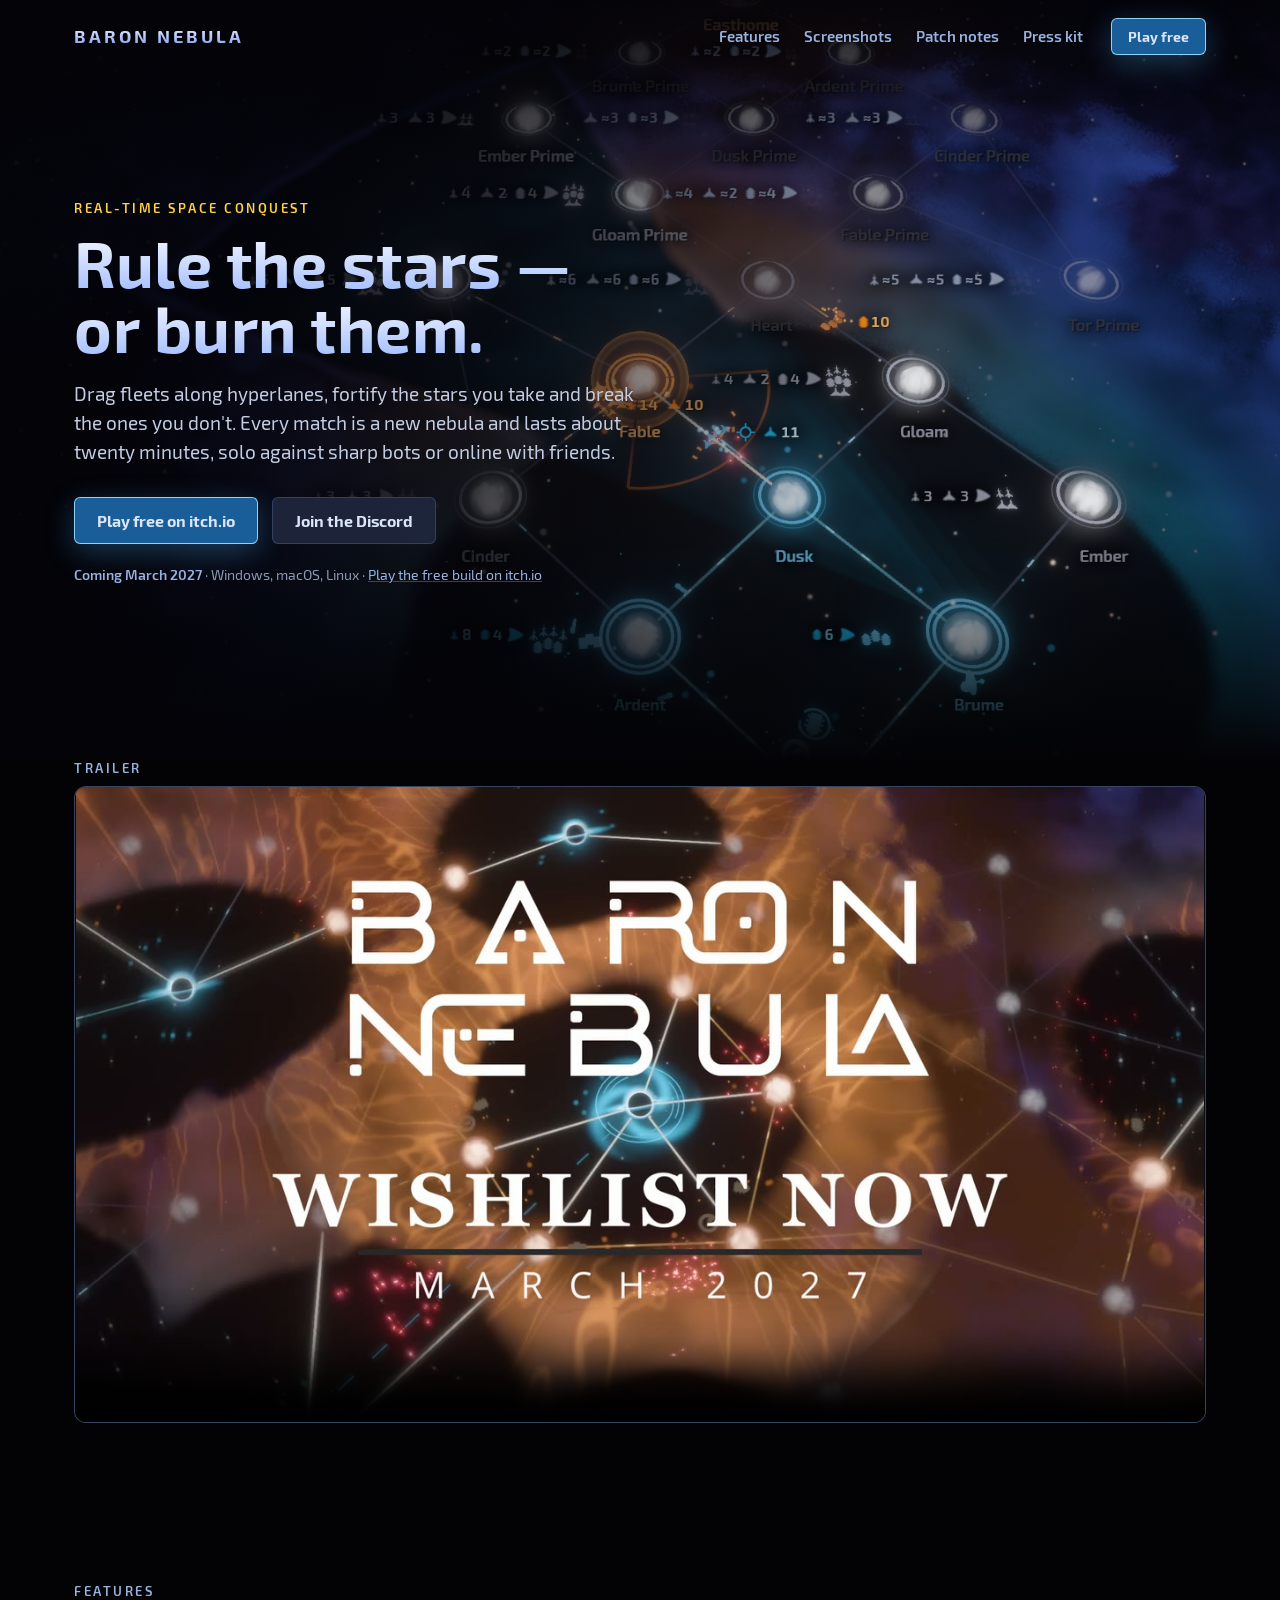
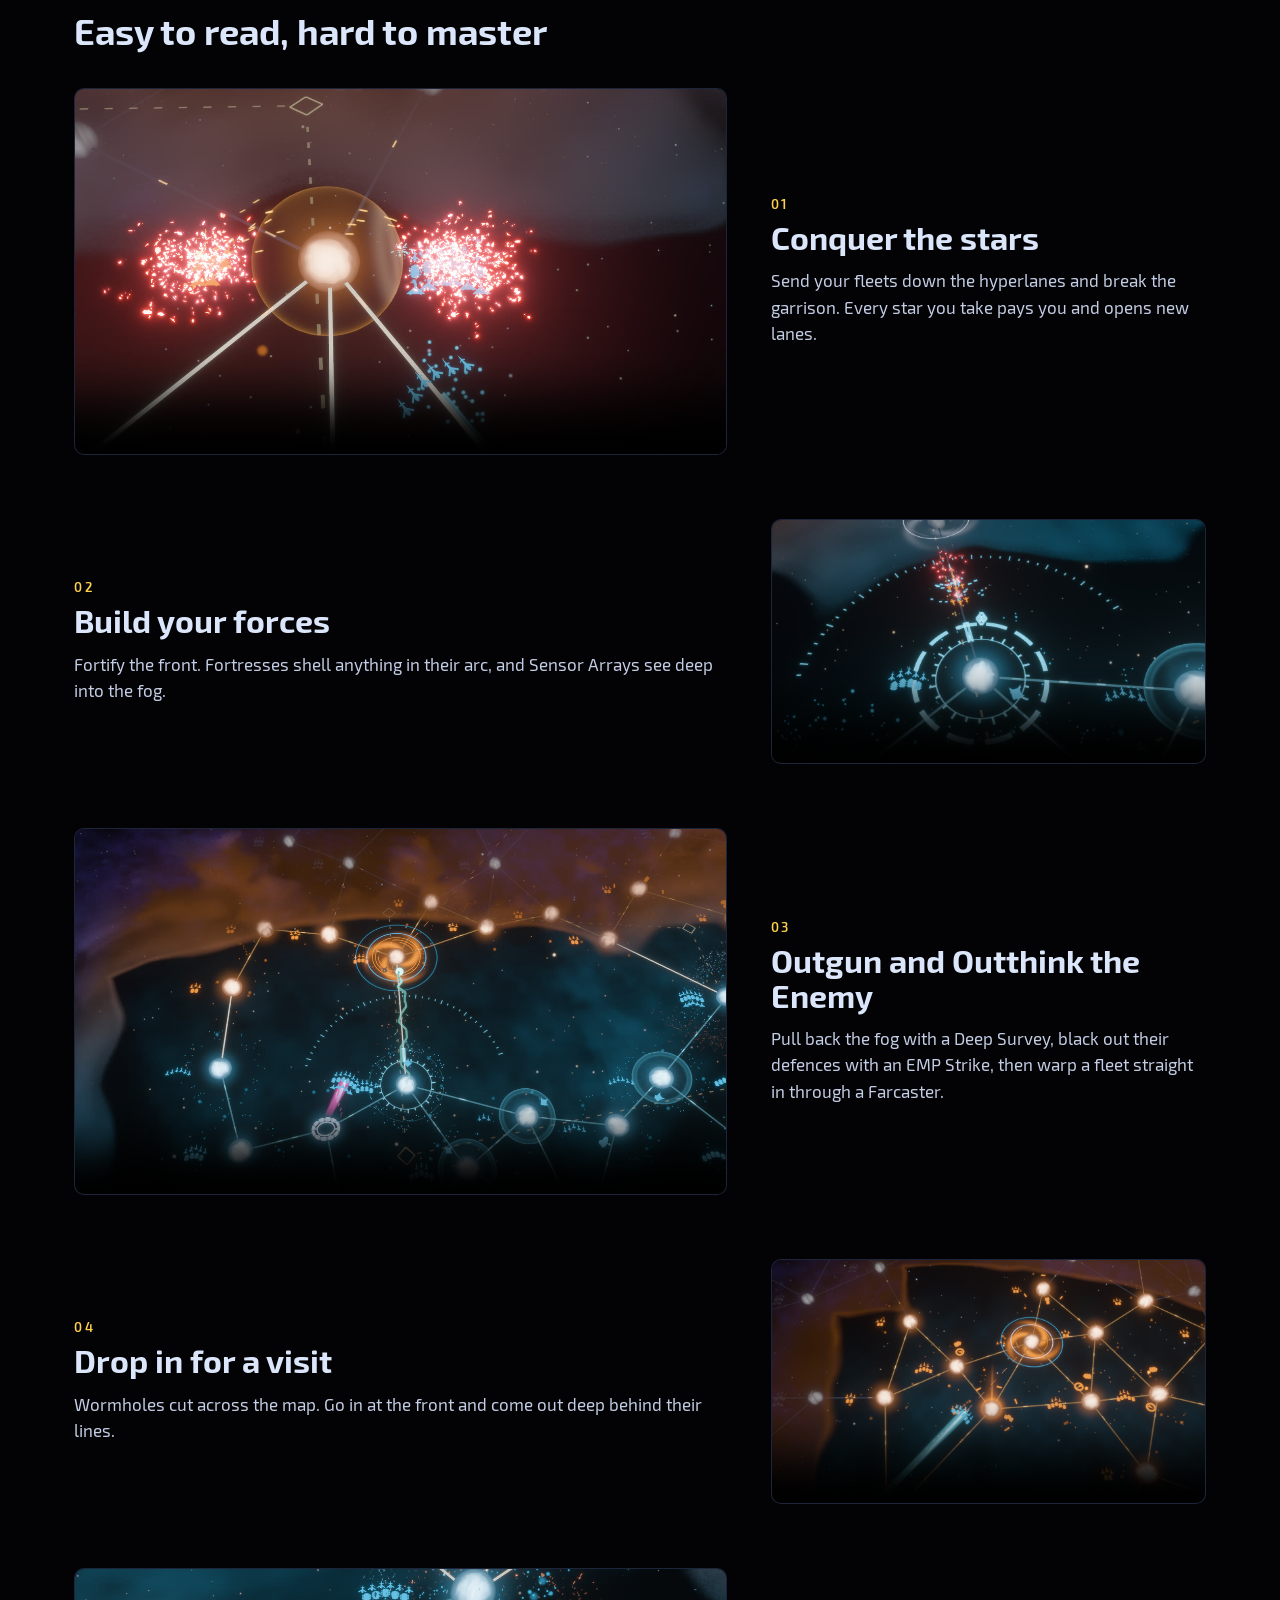
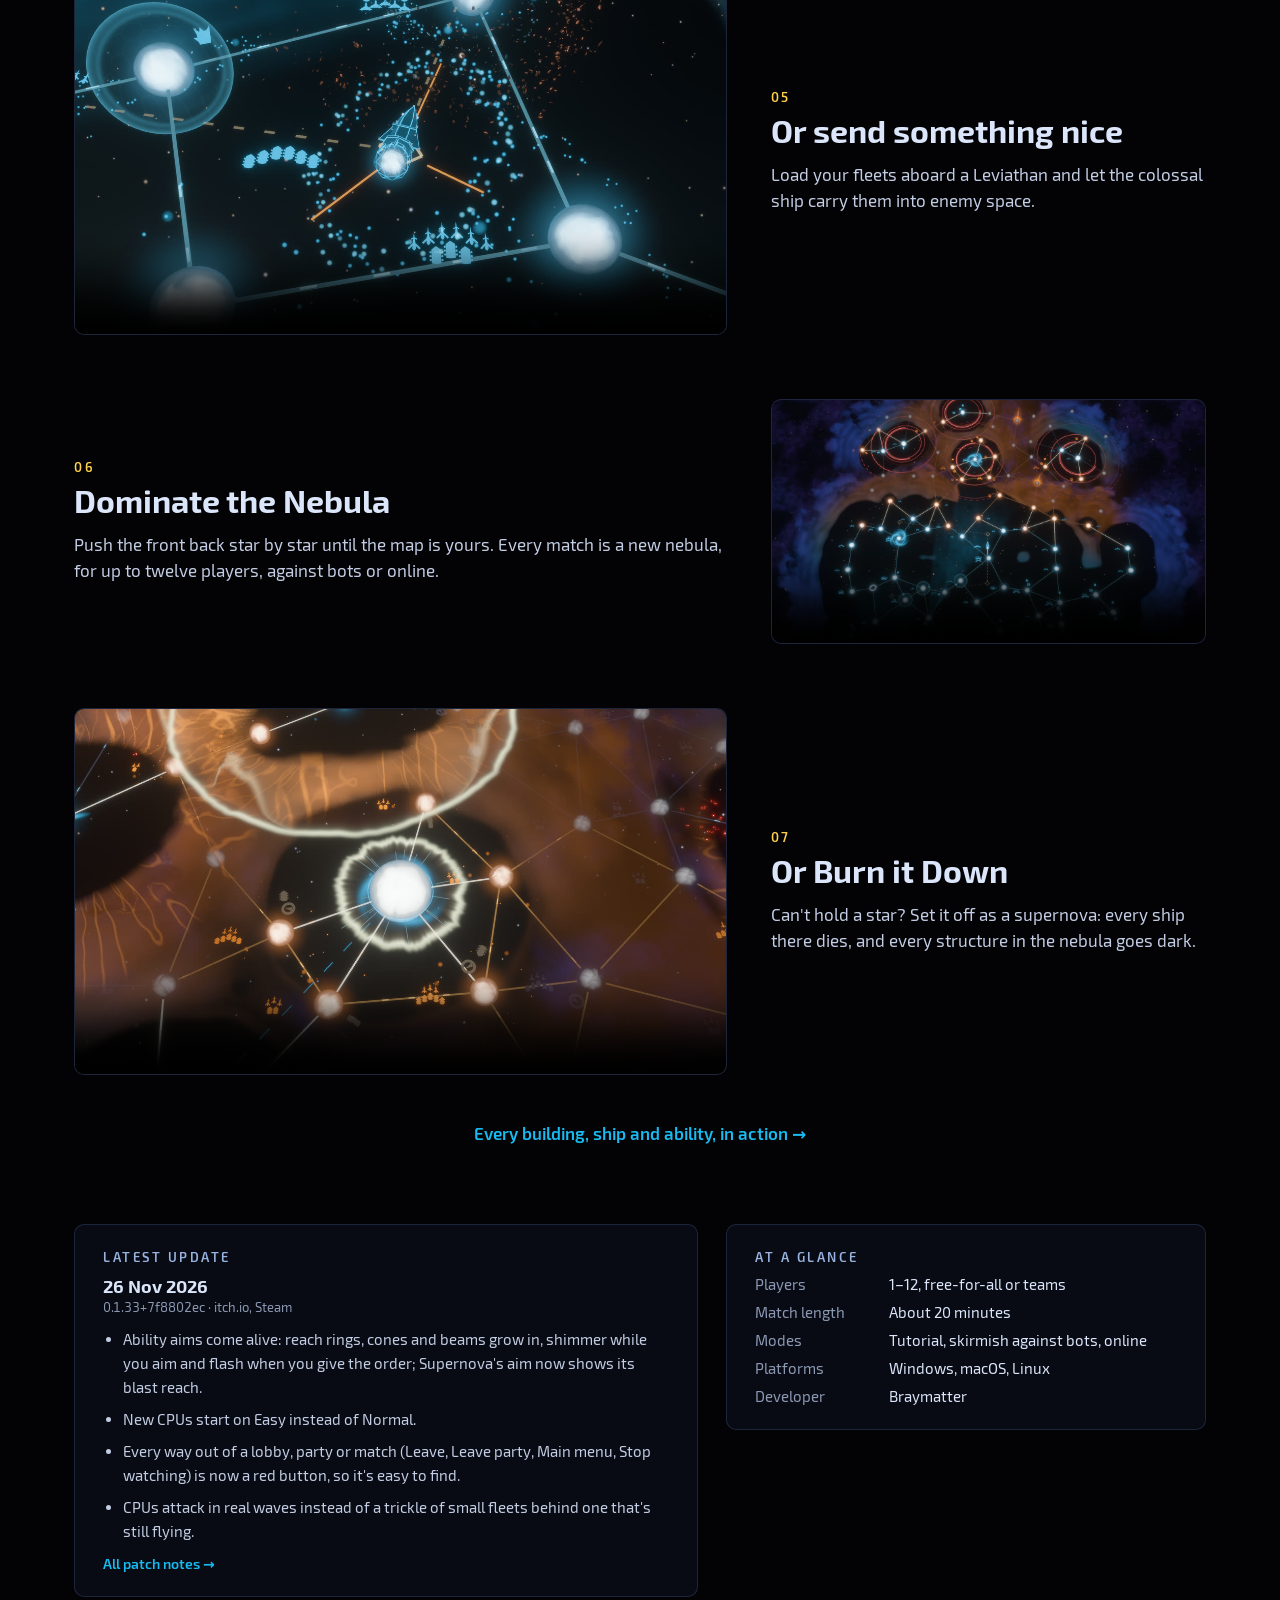
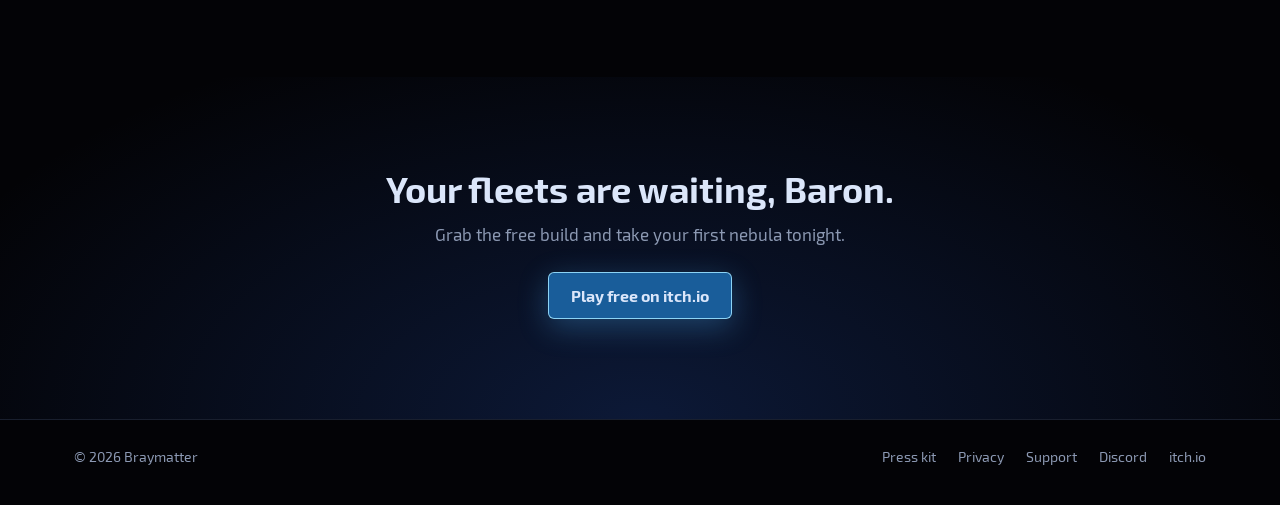
<file: index.html>
<!doctype html>
<html lang="en">
<head>
<meta charset="utf-8">
<meta name="viewport" content="width=device-width, initial-scale=1">
<title>Baron Nebula: real-time space conquest</title>
<meta name="description" content="A real-time space strategy game of fleets, hyperlanes and stars, in twenty-minute matches against bots or up to eleven rivals online.">
<meta property="og:type" content="website">
<meta property="og:site_name" content="Baron Nebula">
<meta property="og:title" content="Baron Nebula: real-time space conquest">
<meta property="og:description" content="A real-time space strategy game of fleets, hyperlanes and stars, in twenty-minute matches against bots or up to eleven rivals online.">
<meta property="og:image" content="https://baron-nebula.com/media/marketing_midgame.jpg">
<meta name="twitter:card" content="summary_large_image">
<link rel="icon" type="image/png" href="favicon.png">
<link rel="stylesheet" href="palette.css">
<link rel="stylesheet" href="style.css">
</head>
<body class="page-index">
<nav class="top"><div class="wrap">
    <a class="mark" href="index.html">BARON NEBULA</a>
    <div class="links">
        <a href="features.html">Features</a>
        <a href="press.html#screenshots">Screenshots</a>
        <a href="patch-notes.html">Patch notes</a>
        <a href="press.html">Press kit</a>
    </div>
    <a class="btn small primary" href="https://braymatter.itch.io/baron-nebula">Play free</a>
</div></nav>

<header class="hero">
    <img src="media/marketing_midgame.jpg" alt="A match under way: fleets crossing hyperlanes between owned stars">
    <div class="wrap"><div class="copy">
        <div class="kicker">Real-time space conquest</div>
        <h1><span>Rule the stars —<br>or burn them.</span></h1>
        <p class="lede">Drag fleets along hyperlanes, fortify the stars you take and break the ones you don't. Every match is a new nebula and lasts about twenty minutes, solo against sharp bots or online with friends.</p>
        <div class="ctas">
            <a class="btn primary" href="https://braymatter.itch.io/baron-nebula">Play free on itch.io</a>
            <a class="btn" href="https://discord.gg/vuvZMD9mRx">Join the Discord</a>
        </div>
        <div class="meta"><b>Coming March 2027</b> · Windows, macOS, Linux · <a href="https://braymatter.itch.io/baron-nebula">Play the free build on itch.io</a></div>
    </div></div>
</header>

<section id="trailer" class="tight"><div class="wrap">
    <h2>Trailer</h2>
    <div class="trailer"><video class="trailer-video" src="media/baron-nebula-trailer.mp4" poster="media/baron-nebula-trailer.jpg" controls preload="none" playsinline></video></div>
</div></section>

<section id="features"><div class="wrap">
    <h2>Features</h2>
    <div class="h">Easy to read, hard to master</div>
    <div class="beats">
        <div class="beat"><div class="frame"><video class="clip" src="media/clips/take.mp4" poster="media/clips/take.jpg" muted loop playsinline preload="none" controls></video></div>
            <div class="t"><div class="n">01</div><h3>Conquer the stars</h3><p>Send your fleets down the hyperlanes and break the garrison. Every star you take pays you and opens new lanes.</p></div></div>
        <div class="beat"><div class="frame"><video class="clip" src="media/clips/build.mp4" poster="media/clips/build.jpg" muted loop playsinline preload="none" controls></video></div>
            <div class="t"><div class="n">02</div><h3>Build your forces</h3><p>Fortify the front. Fortresses shell anything in their arc, and Sensor Arrays see deep into the fog.</p></div></div>
        <div class="beat"><div class="frame"><video class="clip" src="media/clips/outthink.mp4" poster="media/clips/outthink.jpg" muted loop playsinline preload="none" controls></video></div>
            <div class="t"><div class="n">03</div><h3>Outgun and Outthink the Enemy</h3><p>Pull back the fog with a Deep Survey, black out their defences with an EMP Strike, then warp a fleet straight in through a Farcaster.</p></div></div>
        <div class="beat"><div class="frame"><video class="clip" src="media/clips/visit.mp4" poster="media/clips/visit.jpg" muted loop playsinline preload="none" controls></video></div>
            <div class="t"><div class="n">04</div><h3>Drop in for a visit</h3><p>Wormholes cut across the map. Go in at the front and come out deep behind their lines.</p></div></div>
        <div class="beat"><div class="frame"><video class="clip" src="media/clips/gift.mp4" poster="media/clips/gift.jpg" muted loop playsinline preload="none" controls></video></div>
            <div class="t"><div class="n">05</div><h3>Or send something nice</h3><p>Load your fleets aboard a Leviathan and let the colossal ship carry them into enemy space.</p></div></div>
        <div class="beat"><div class="frame"><video class="clip" src="media/clips/dominate.mp4" poster="media/clips/dominate.jpg" muted loop playsinline preload="none" controls></video></div>
            <div class="t"><div class="n">06</div><h3>Dominate the Nebula</h3><p>Push the front back star by star until the map is yours. Every match is a new nebula, for up to twelve players, against bots or online.</p></div></div>
        <div class="beat"><div class="frame"><video class="clip" src="media/clips/burn.mp4" poster="media/clips/burn.jpg" muted loop playsinline preload="none" controls></video></div>
            <div class="t"><div class="n">07</div><h3>Or Burn it Down</h3><p>Can't hold a star? Set it off as a supernova: every ship there dies, and every structure in the nebula goes dark.</p></div></div>
    </div>
    <p class="more-link"><a href="features.html">Every building, ship and ability, in action →</a></p>
</div></section>
<script src="clips.js" defer></script>

<section class="tight"><div class="wrap split">
    <div class="panel notes">
        <h2>Latest update</h2>
        <article class="release"><h3>26 Nov 2026</h3><div class="build">0.1.33+7f8802ec · itch.io, Steam</div><ul><li>Ability aims come alive: reach rings, cones and beams grow in, shimmer while you aim and flash when you give the order; Supernova's aim now shows its blast reach.</li><li>New CPUs start on Easy instead of Normal.</li><li>Every way out of a lobby, party or match (Leave, Leave party, Main menu, Stop watching) is now a red button, so it's easy to find.</li><li>CPUs attack in real waves instead of a trickle of small fleets behind one that's still flying.</li></ul></article>
        <a class="more" href="patch-notes.html">All patch notes →</a>
    </div>
    <div class="panel facts">
        <h2>At a glance</h2>
        <dl>
            <dt>Players</dt><dd>1–12, free-for-all or teams</dd>
            <dt>Match length</dt><dd>About 20 minutes</dd>
            <dt>Modes</dt><dd>Tutorial, skirmish against bots, online</dd>
            <dt>Platforms</dt><dd>Windows, macOS, Linux</dd>
            <dt>Developer</dt><dd>Braymatter</dd>
        </dl>
    </div>
</div></section>

<div class="cta-band"><div class="wrap">
    <div class="h">Your fleets are waiting, Baron.</div>
    <p>Grab the free build and take your first nebula tonight.</p>
    <a class="btn primary" href="https://braymatter.itch.io/baron-nebula">Play free on itch.io</a>
</div></div>


<footer><div class="wrap">
    <div>© 2026 Braymatter</div>
    <div class="right">
        <a href="press.html">Press kit</a>
        <a href="privacy.html">Privacy</a>
        <a href="support.html">Support</a>
        <a href="https://discord.gg/vuvZMD9mRx">Discord</a>
        <a href="https://braymatter.itch.io/baron-nebula">itch.io</a>
    </div>
</div></footer>
</body>
</html>
</file>
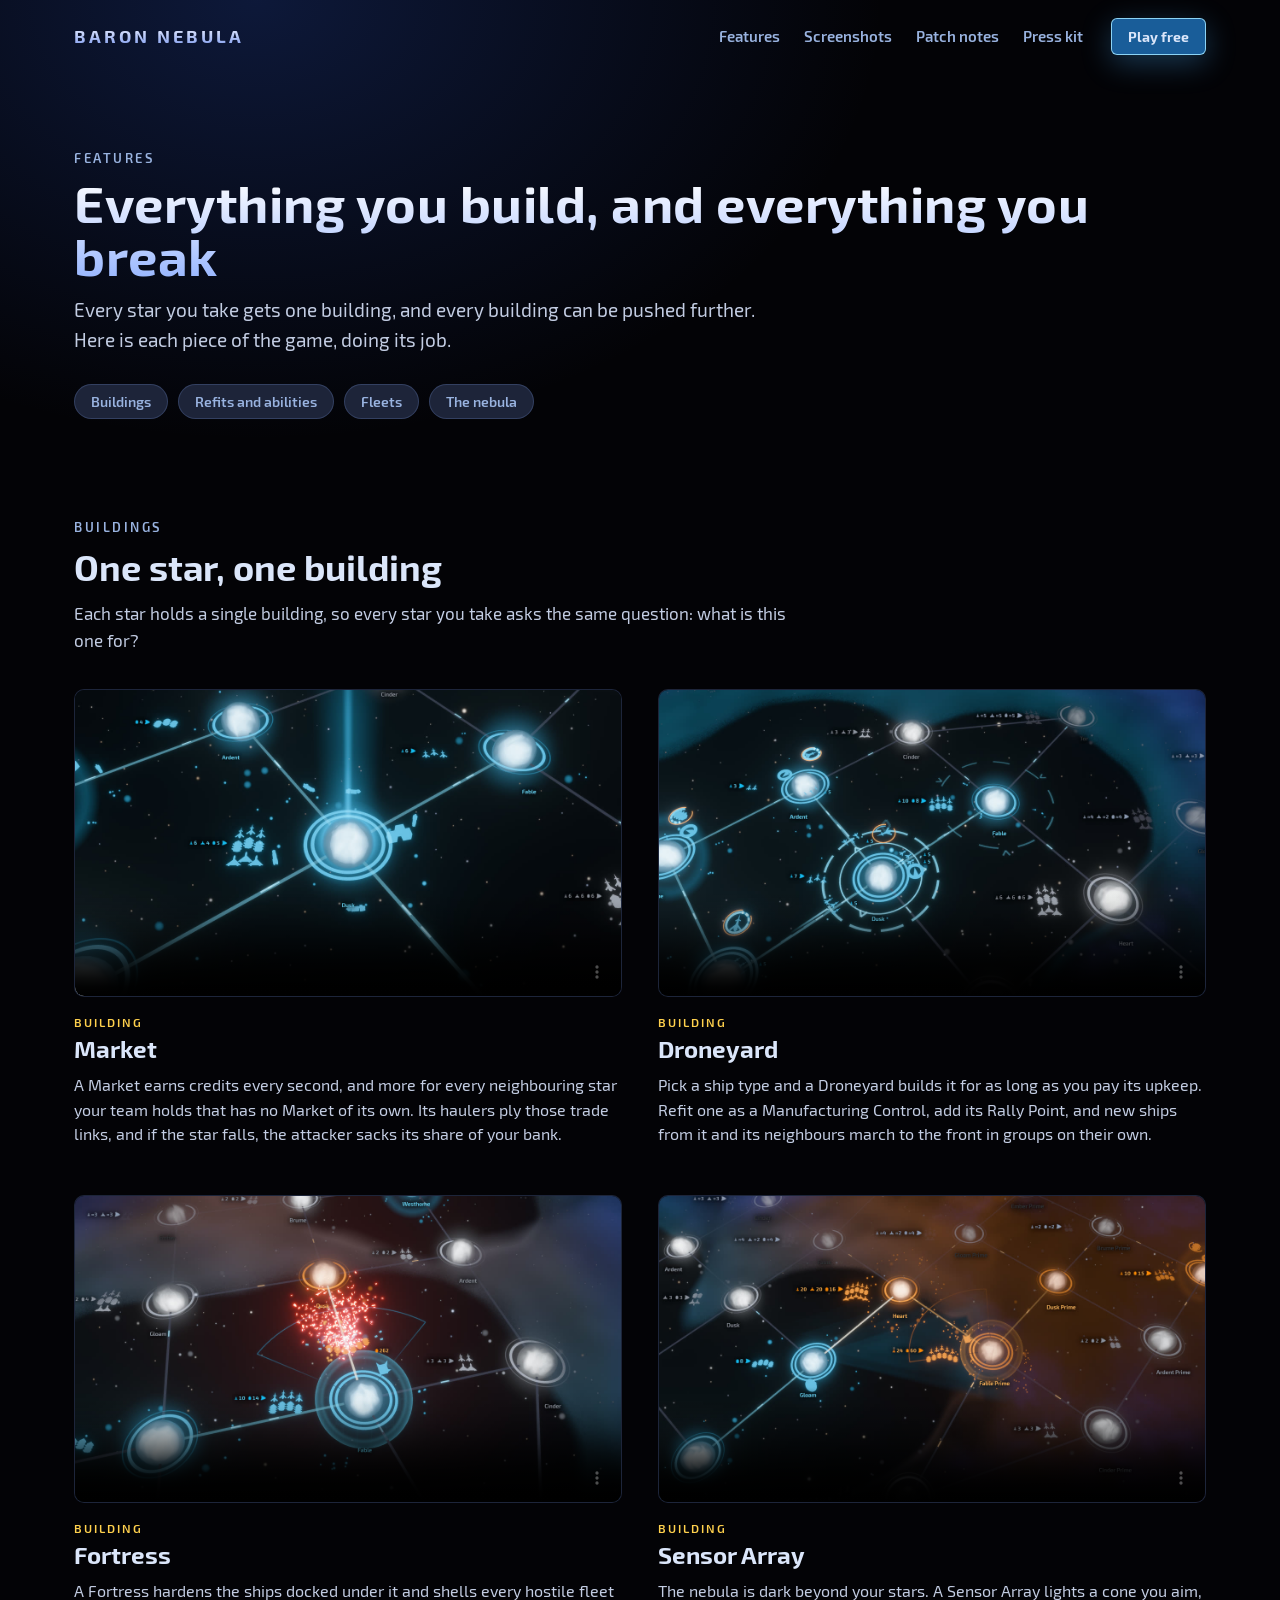
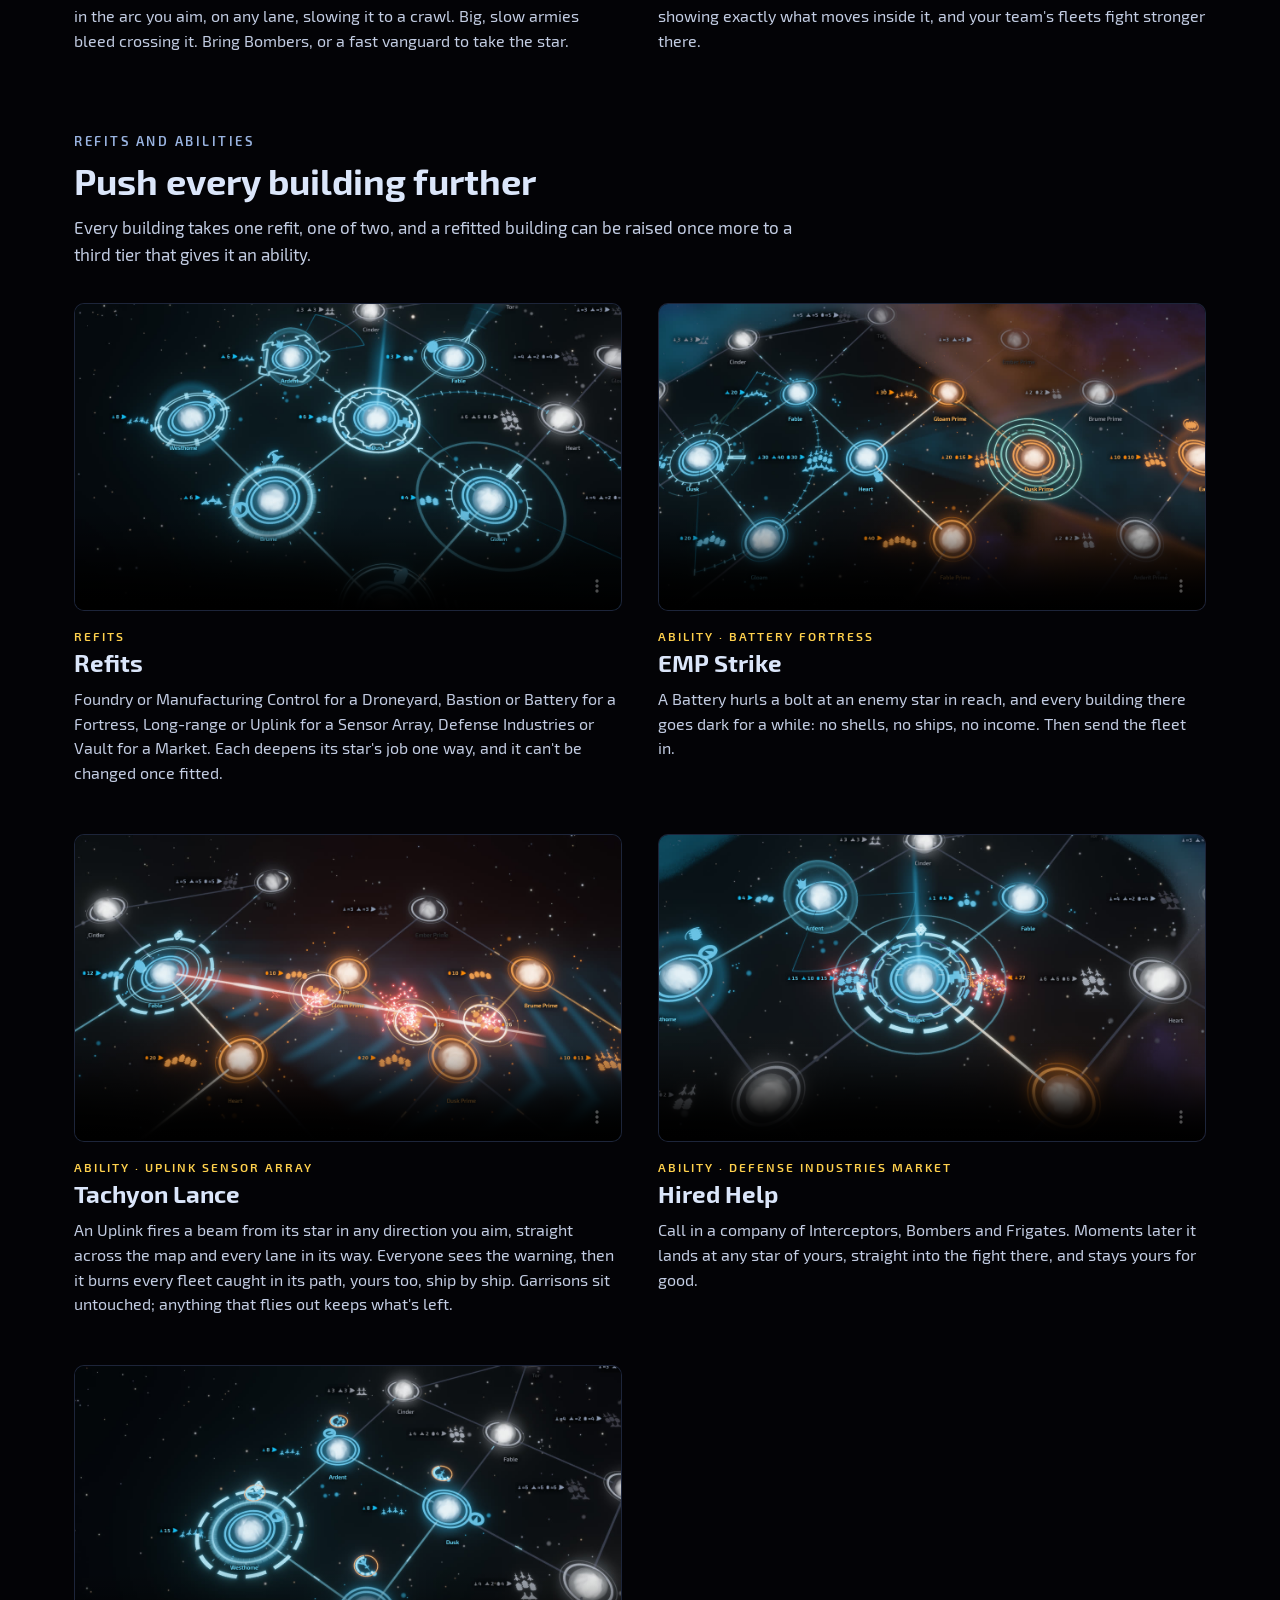
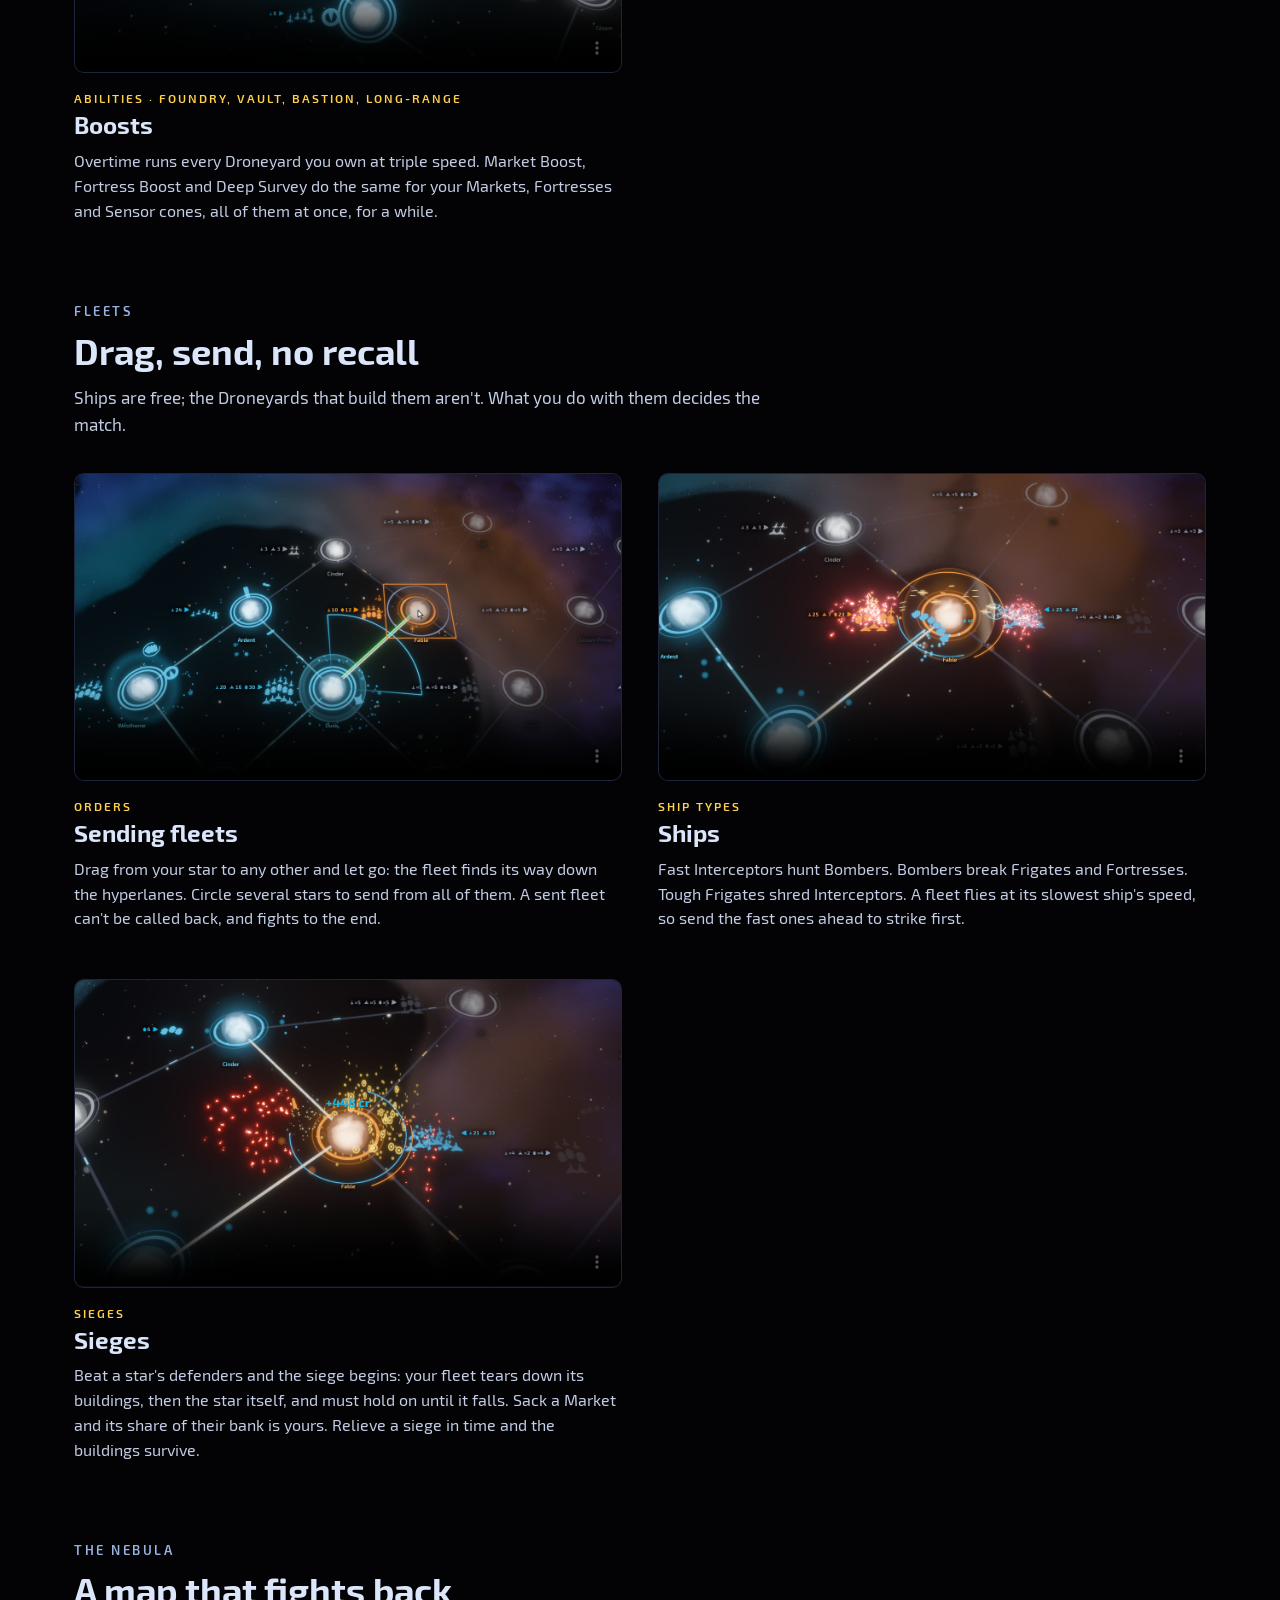
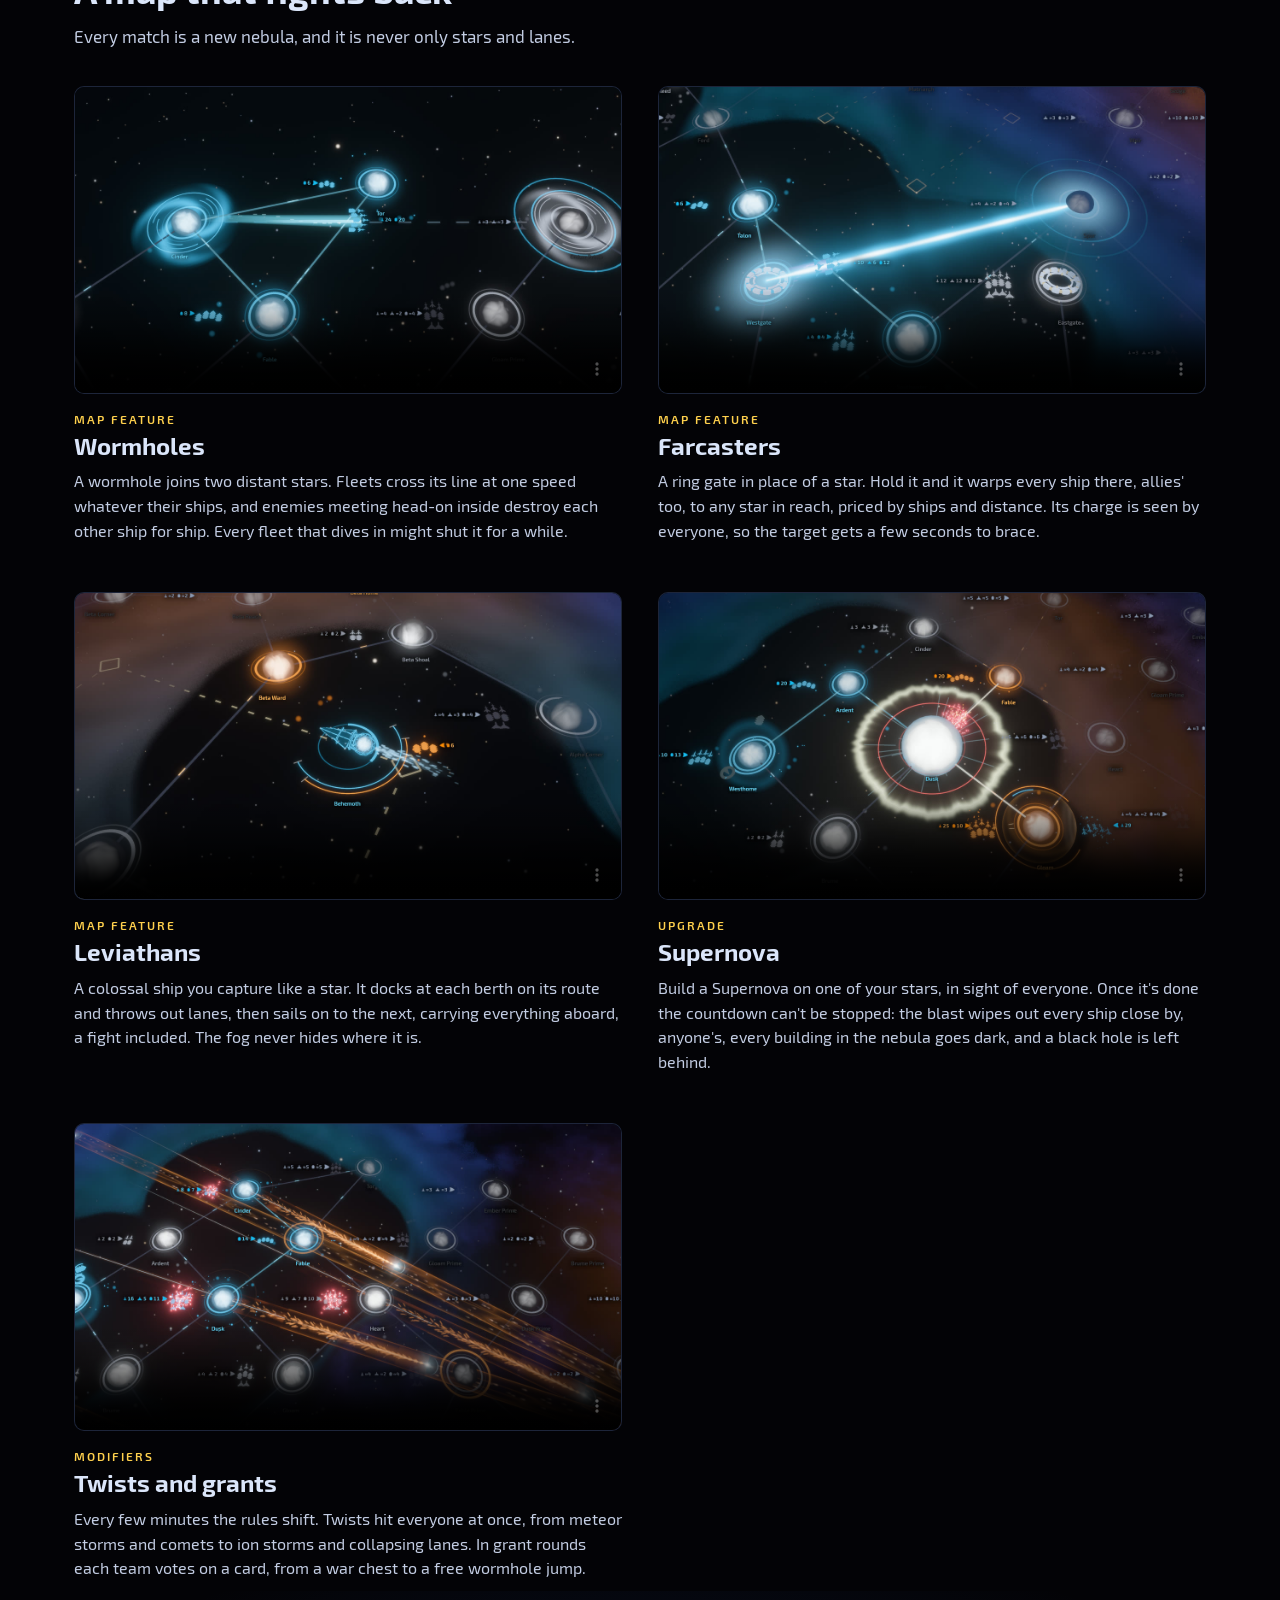
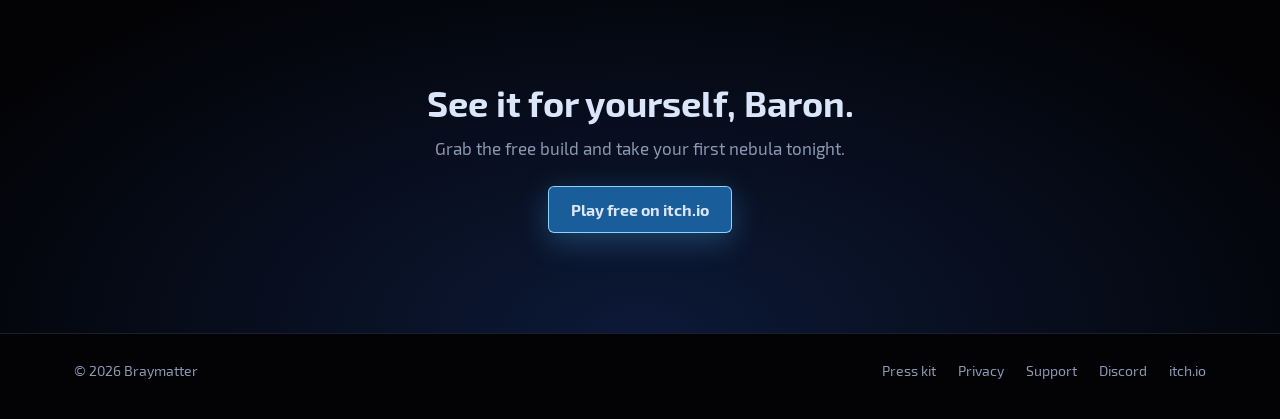
<file: features.html>
<!doctype html>
<html lang="en">
<head>
<meta charset="utf-8">
<meta name="viewport" content="width=device-width, initial-scale=1">
<title>Features · Baron Nebula</title>
<meta name="description" content="Every building, ship, ability and wonder of the nebula in Baron Nebula, a real-time space strategy game, each shown doing its job.">
<meta property="og:type" content="website">
<meta property="og:site_name" content="Baron Nebula">
<meta property="og:title" content="Features · Baron Nebula">
<meta property="og:description" content="Every building, ship, ability and wonder of the nebula in Baron Nebula, a real-time space strategy game, each shown doing its job.">
<meta property="og:image" content="https://baron-nebula.com/media/marketing_midgame.jpg">
<meta name="twitter:card" content="summary_large_image">
<link rel="icon" type="image/png" href="favicon.png">
<link rel="stylesheet" href="palette.css">
<link rel="stylesheet" href="style.css">
</head>
<body class="page-features">
<nav class="top"><div class="wrap">
    <a class="mark" href="index.html">BARON NEBULA</a>
    <div class="links">
        <a href="features.html">Features</a>
        <a href="press.html#screenshots">Screenshots</a>
        <a href="patch-notes.html">Patch notes</a>
        <a href="press.html">Press kit</a>
    </div>
    <a class="btn small primary" href="https://braymatter.itch.io/baron-nebula">Play free</a>
</div></nav>

<header class="page-head"><div class="wrap">
    <h2>Features</h2>
    <h1>Everything you build, and everything you break</h1>
    <p class="lede">Every star you take gets one building, and every building can be pushed further. Here is each piece of the game, doing its job.</p>
    <nav class="jump" aria-label="Sections">
        <a href="#buildings">Buildings</a>
        <a href="#upgrades">Refits and abilities</a>
        <a href="#fleets">Fleets</a>
        <a href="#nebula">The nebula</a>
    </nav>
</div></header>

<section class="group" id="buildings"><div class="wrap">
    <h2>Buildings</h2>
    <div class="h">One star, one building</div>
    <p class="group-lede">Each star holds a single building, so every star you take asks the same question: what is this one for?</p>
    <div class="features">
        <article class="feature" id="market"><div class="frame"><video class="clip" src="media/features/market.mp4" data-poster="media/features/market.jpg" muted loop playsinline preload="none" controls></video></div>
            <div class="tag">Building</div>
            <h3>Market</h3>
            <p>A Market earns credits every second, and more for every neighbouring star your team holds that has no Market of its own. Its haulers ply those trade links, and if the star falls, the attacker sacks its share of your bank.</p>
        </article>
        <article class="feature" id="droneyard"><div class="frame"><video class="clip" src="media/features/droneyard.mp4" data-poster="media/features/droneyard.jpg" muted loop playsinline preload="none" controls></video></div>
            <div class="tag">Building</div>
            <h3>Droneyard</h3>
            <p>Pick a ship type and a Droneyard builds it for as long as you pay its upkeep. Refit one as a Manufacturing Control, add its Rally Point, and new ships from it and its neighbours march to the front in groups on their own.</p>
        </article>
        <article class="feature" id="fortress"><div class="frame"><video class="clip" src="media/features/fortress.mp4" data-poster="media/features/fortress.jpg" muted loop playsinline preload="none" controls></video></div>
            <div class="tag">Building</div>
            <h3>Fortress</h3>
            <p>A Fortress hardens the ships docked under it and shells every hostile fleet in the arc you aim, on any lane, slowing it to a crawl. Big, slow armies bleed crossing it. Bring Bombers, or a fast vanguard to take the star.</p>
        </article>
        <article class="feature" id="sensor"><div class="frame"><video class="clip" src="media/features/sensor.mp4" data-poster="media/features/sensor.jpg" muted loop playsinline preload="none" controls></video></div>
            <div class="tag">Building</div>
            <h3>Sensor Array</h3>
            <p>The nebula is dark beyond your stars. A Sensor Array lights a cone you aim, showing exactly what moves inside it, and your team's fleets fight stronger there.</p>
        </article>
    </div>
</div></section>

<section class="group" id="upgrades"><div class="wrap">
    <h2>Refits and abilities</h2>
    <div class="h">Push every building further</div>
    <p class="group-lede">Every building takes one refit, one of two, and a refitted building can be raised once more to a third tier that gives it an ability.</p>
    <div class="features">
        <article class="feature" id="refits"><div class="frame"><video class="clip" src="media/features/refits.mp4" data-poster="media/features/refits.jpg" muted loop playsinline preload="none" controls></video></div>
            <div class="tag">Refits</div>
            <h3>Refits</h3>
            <p>Foundry or Manufacturing Control for a Droneyard, Bastion or Battery for a Fortress, Long-range or Uplink for a Sensor Array, Defense Industries or Vault for a Market. Each deepens its star's job one way, and it can't be changed once fitted.</p>
        </article>
        <article class="feature" id="emp"><div class="frame"><video class="clip" src="media/features/emp.mp4" data-poster="media/features/emp.jpg" muted loop playsinline preload="none" controls></video></div>
            <div class="tag">Ability · Battery Fortress</div>
            <h3>EMP Strike</h3>
            <p>A Battery hurls a bolt at an enemy star in reach, and every building there goes dark for a while: no shells, no ships, no income. Then send the fleet in.</p>
        </article>
        <article class="feature" id="lance"><div class="frame"><video class="clip" src="media/features/lance.mp4" data-poster="media/features/lance.jpg" muted loop playsinline preload="none" controls></video></div>
            <div class="tag">Ability · Uplink Sensor Array</div>
            <h3>Tachyon Lance</h3>
            <p>An Uplink fires a beam from its star in any direction you aim, straight across the map and every lane in its way. Everyone sees the warning, then it burns every fleet caught in its path, yours too, ship by ship. Garrisons sit untouched; anything that flies out keeps what's left.</p>
        </article>
        <article class="feature" id="hired_help"><div class="frame"><video class="clip" src="media/features/hired_help.mp4" data-poster="media/features/hired_help.jpg" muted loop playsinline preload="none" controls></video></div>
            <div class="tag">Ability · Defense Industries Market</div>
            <h3>Hired Help</h3>
            <p>Call in a company of Interceptors, Bombers and Frigates. Moments later it lands at any star of yours, straight into the fight there, and stays yours for good.</p>
        </article>
        <article class="feature" id="boosts"><div class="frame"><video class="clip" src="media/features/boosts.mp4" data-poster="media/features/boosts.jpg" muted loop playsinline preload="none" controls></video></div>
            <div class="tag">Abilities · Foundry, Vault, Bastion, Long-range</div>
            <h3>Boosts</h3>
            <p>Overtime runs every Droneyard you own at triple speed. Market Boost, Fortress Boost and Deep Survey do the same for your Markets, Fortresses and Sensor cones, all of them at once, for a while.</p>
        </article>
    </div>
</div></section>

<section class="group" id="fleets"><div class="wrap">
    <h2>Fleets</h2>
    <div class="h">Drag, send, no recall</div>
    <p class="group-lede">Ships are free; the Droneyards that build them aren't. What you do with them decides the match.</p>
    <div class="features">
        <article class="feature" id="send"><div class="frame"><video class="clip" src="media/features/send.mp4" data-poster="media/features/send.jpg" muted loop playsinline preload="none" controls></video></div>
            <div class="tag">Orders</div>
            <h3>Sending fleets</h3>
            <p>Drag from your star to any other and let go: the fleet finds its way down the hyperlanes. Circle several stars to send from all of them. A sent fleet can't be called back, and fights to the end.</p>
        </article>
        <article class="feature" id="ships"><div class="frame"><video class="clip" src="media/features/ships.mp4" data-poster="media/features/ships.jpg" muted loop playsinline preload="none" controls></video></div>
            <div class="tag">Ship types</div>
            <h3>Ships</h3>
            <p>Fast Interceptors hunt Bombers. Bombers break Frigates and Fortresses. Tough Frigates shred Interceptors. A fleet flies at its slowest ship's speed, so send the fast ones ahead to strike first.</p>
        </article>
        <article class="feature" id="siege"><div class="frame"><video class="clip" src="media/features/siege.mp4" data-poster="media/features/siege.jpg" muted loop playsinline preload="none" controls></video></div>
            <div class="tag">Sieges</div>
            <h3>Sieges</h3>
            <p>Beat a star's defenders and the siege begins: your fleet tears down its buildings, then the star itself, and must hold on until it falls. Sack a Market and its share of their bank is yours. Relieve a siege in time and the buildings survive.</p>
        </article>
    </div>
</div></section>

<section class="group" id="nebula"><div class="wrap">
    <h2>The nebula</h2>
    <div class="h">A map that fights back</div>
    <p class="group-lede">Every match is a new nebula, and it is never only stars and lanes.</p>
    <div class="features">
        <article class="feature" id="wormhole"><div class="frame"><video class="clip" src="media/features/wormhole.mp4" data-poster="media/features/wormhole.jpg" muted loop playsinline preload="none" controls></video></div>
            <div class="tag">Map feature</div>
            <h3>Wormholes</h3>
            <p>A wormhole joins two distant stars. Fleets cross its line at one speed whatever their ships, and enemies meeting head-on inside destroy each other ship for ship. Every fleet that dives in might shut it for a while.</p>
        </article>
        <article class="feature" id="farcaster"><div class="frame"><video class="clip" src="media/features/farcaster.mp4" data-poster="media/features/farcaster.jpg" muted loop playsinline preload="none" controls></video></div>
            <div class="tag">Map feature</div>
            <h3>Farcasters</h3>
            <p>A ring gate in place of a star. Hold it and it warps every ship there, allies' too, to any star in reach, priced by ships and distance. Its charge is seen by everyone, so the target gets a few seconds to brace.</p>
        </article>
        <article class="feature" id="leviathan"><div class="frame"><video class="clip" src="media/features/leviathan.mp4" data-poster="media/features/leviathan.jpg" muted loop playsinline preload="none" controls></video></div>
            <div class="tag">Map feature</div>
            <h3>Leviathans</h3>
            <p>A colossal ship you capture like a star. It docks at each berth on its route and throws out lanes, then sails on to the next, carrying everything aboard, a fight included. The fog never hides where it is.</p>
        </article>
        <article class="feature" id="supernova"><div class="frame"><video class="clip" src="media/features/supernova.mp4" data-poster="media/features/supernova.jpg" muted loop playsinline preload="none" controls></video></div>
            <div class="tag">Upgrade</div>
            <h3>Supernova</h3>
            <p>Build a Supernova on one of your stars, in sight of everyone. Once it's done the countdown can't be stopped: the blast wipes out every ship close by, anyone's, every building in the nebula goes dark, and a black hole is left behind.</p>
        </article>
        <article class="feature" id="twists"><div class="frame"><video class="clip" src="media/features/twists.mp4" data-poster="media/features/twists.jpg" muted loop playsinline preload="none" controls></video></div>
            <div class="tag">Modifiers</div>
            <h3>Twists and grants</h3>
            <p>Every few minutes the rules shift. Twists hit everyone at once, from meteor storms and comets to ion storms and collapsing lanes. In grant rounds each team votes on a card, from a war chest to a free wormhole jump.</p>
        </article>
    </div>
</div></section>
<script src="clips.js" defer></script>

<div class="cta-band"><div class="wrap">
    <div class="h">See it for yourself, Baron.</div>
    <p>Grab the free build and take your first nebula tonight.</p>
    <a class="btn primary" href="https://braymatter.itch.io/baron-nebula">Play free on itch.io</a>
</div></div>


<footer><div class="wrap">
    <div>© 2026 Braymatter</div>
    <div class="right">
        <a href="press.html">Press kit</a>
        <a href="privacy.html">Privacy</a>
        <a href="support.html">Support</a>
        <a href="https://discord.gg/vuvZMD9mRx">Discord</a>
        <a href="https://braymatter.itch.io/baron-nebula">itch.io</a>
    </div>
</div></footer>
</body>
</html>
</file>
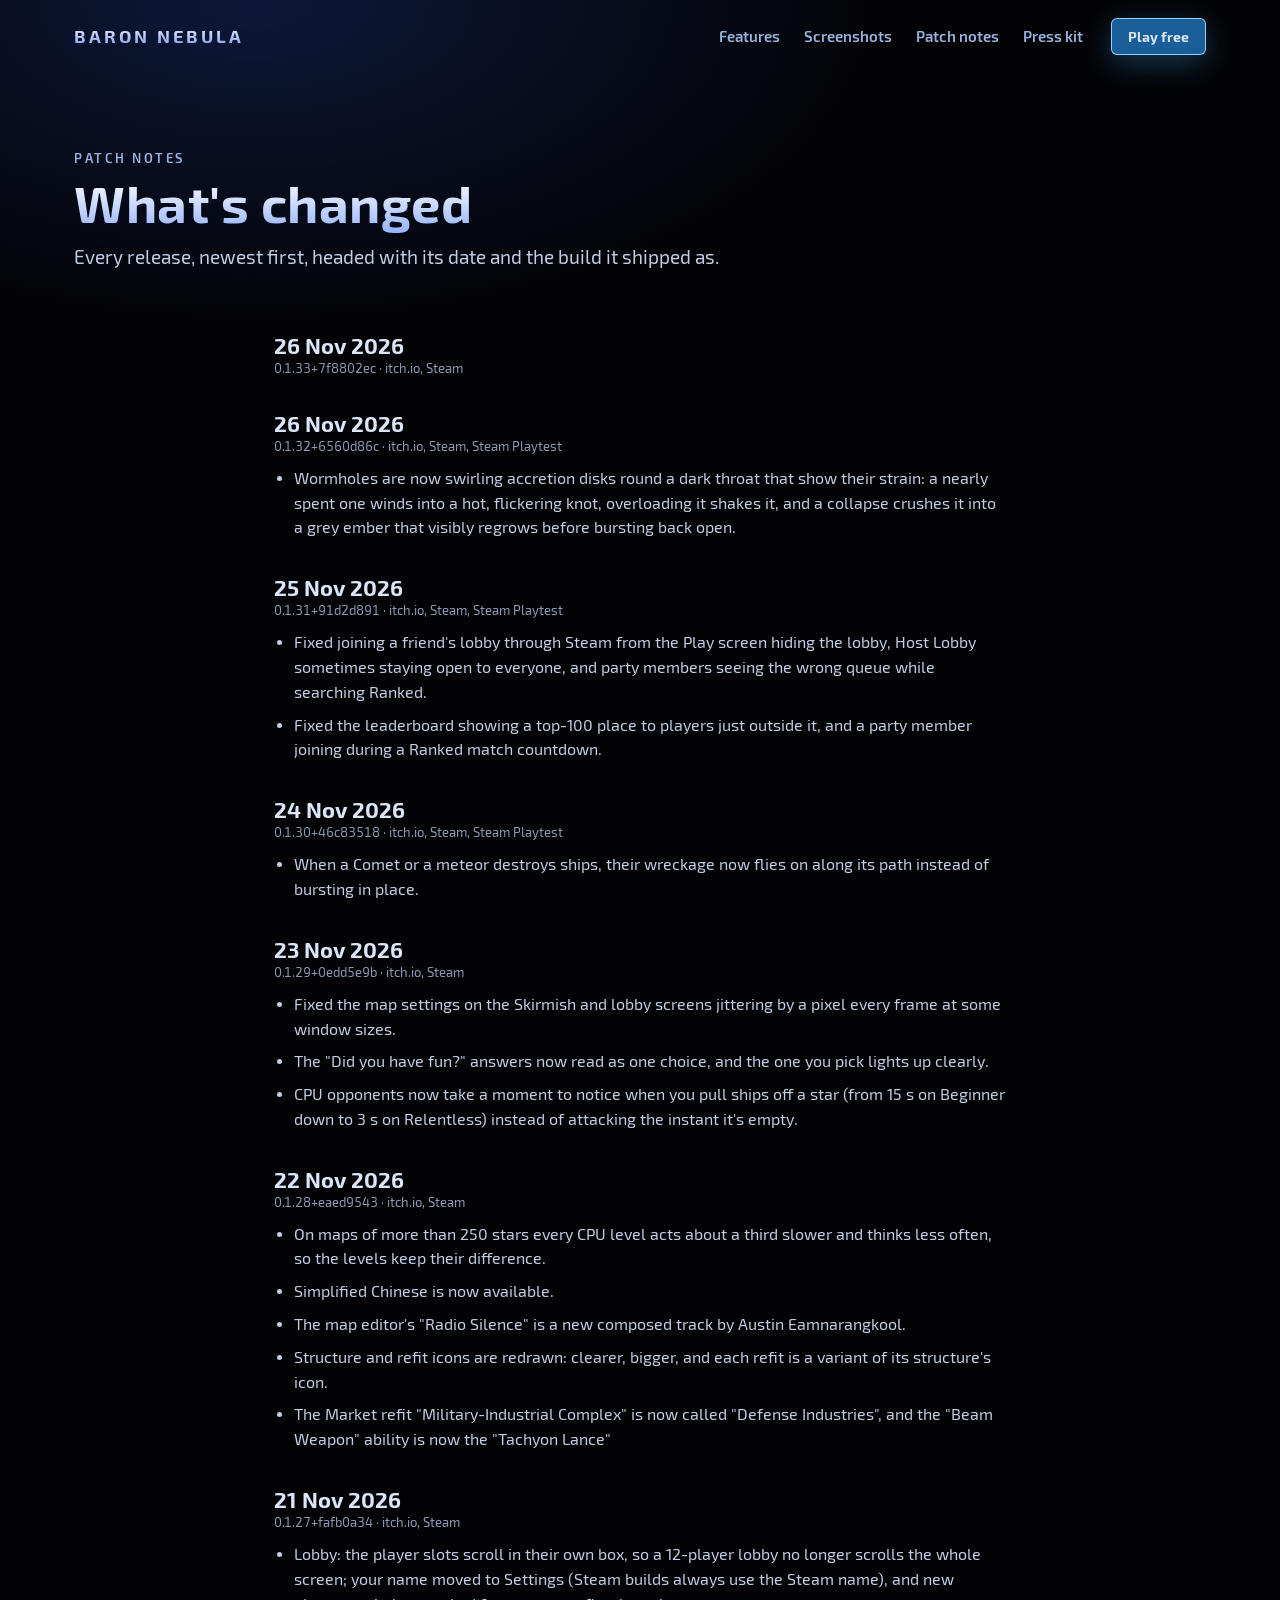
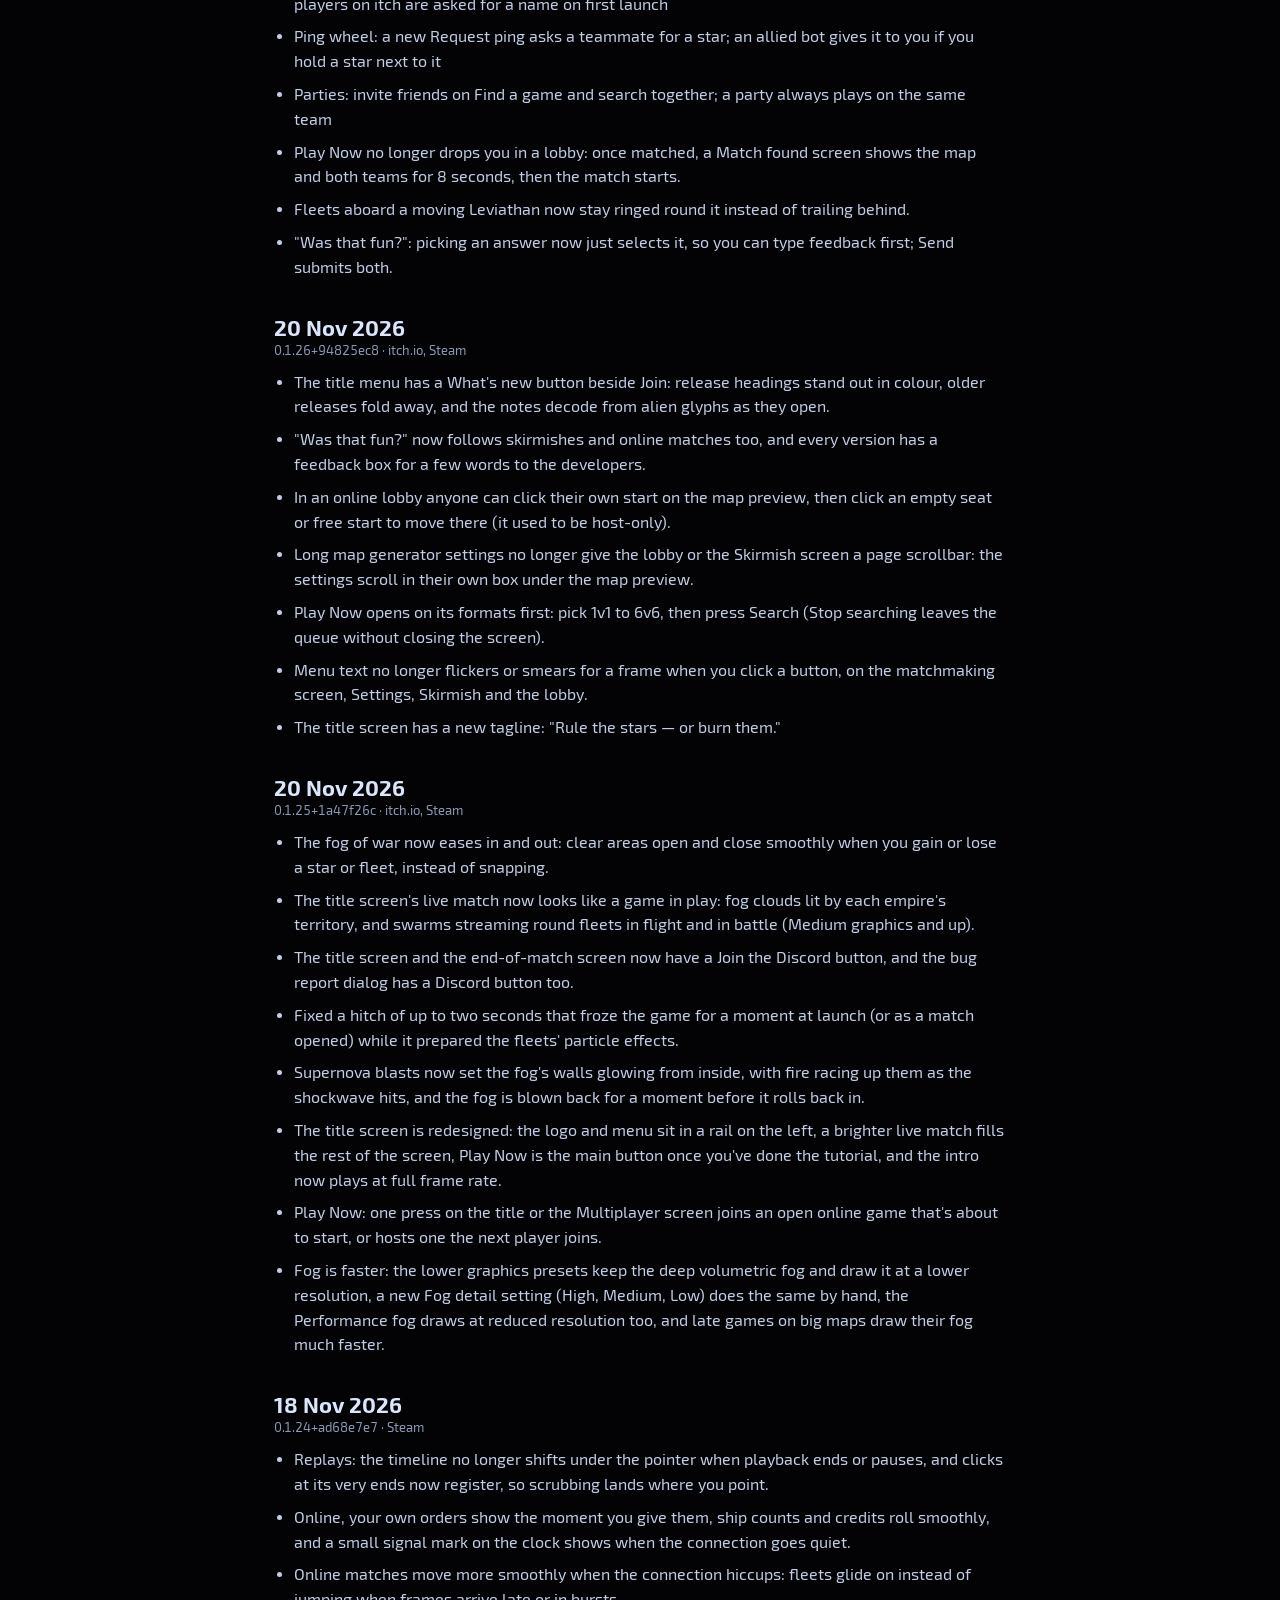
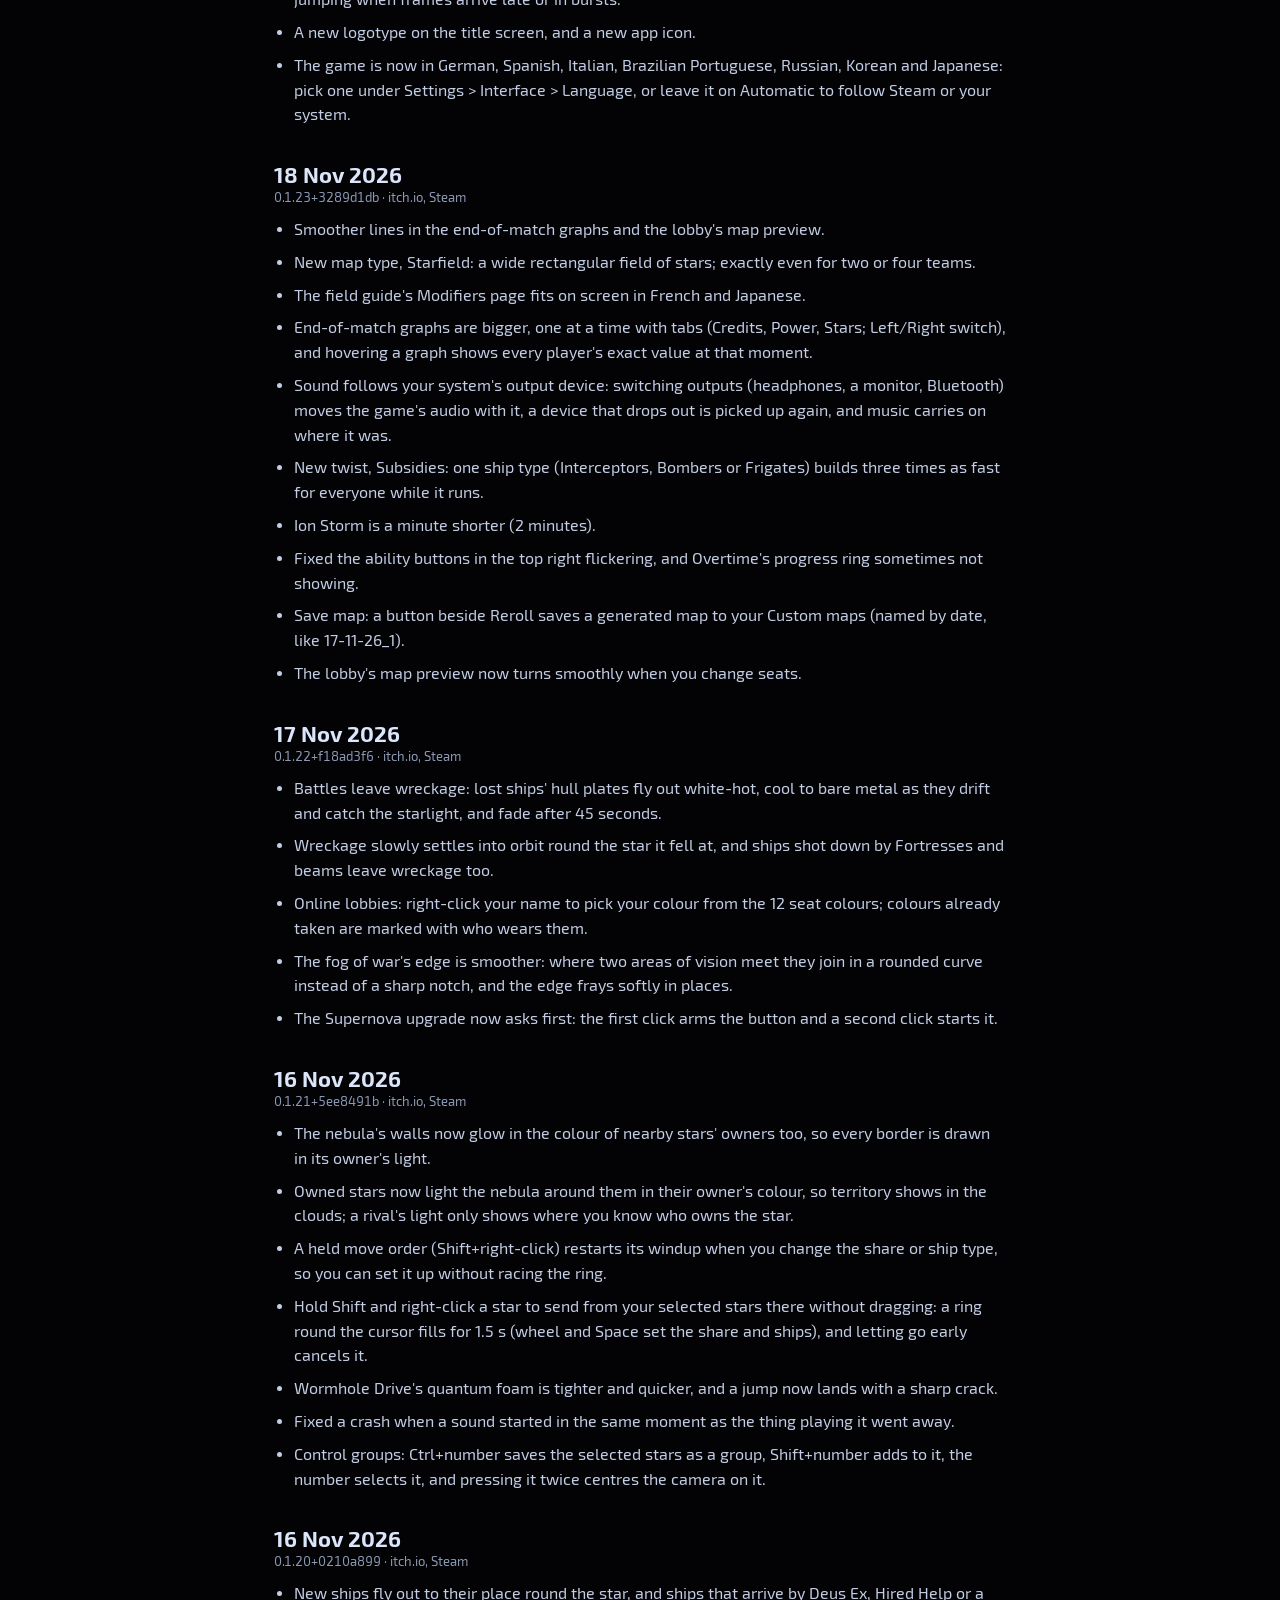
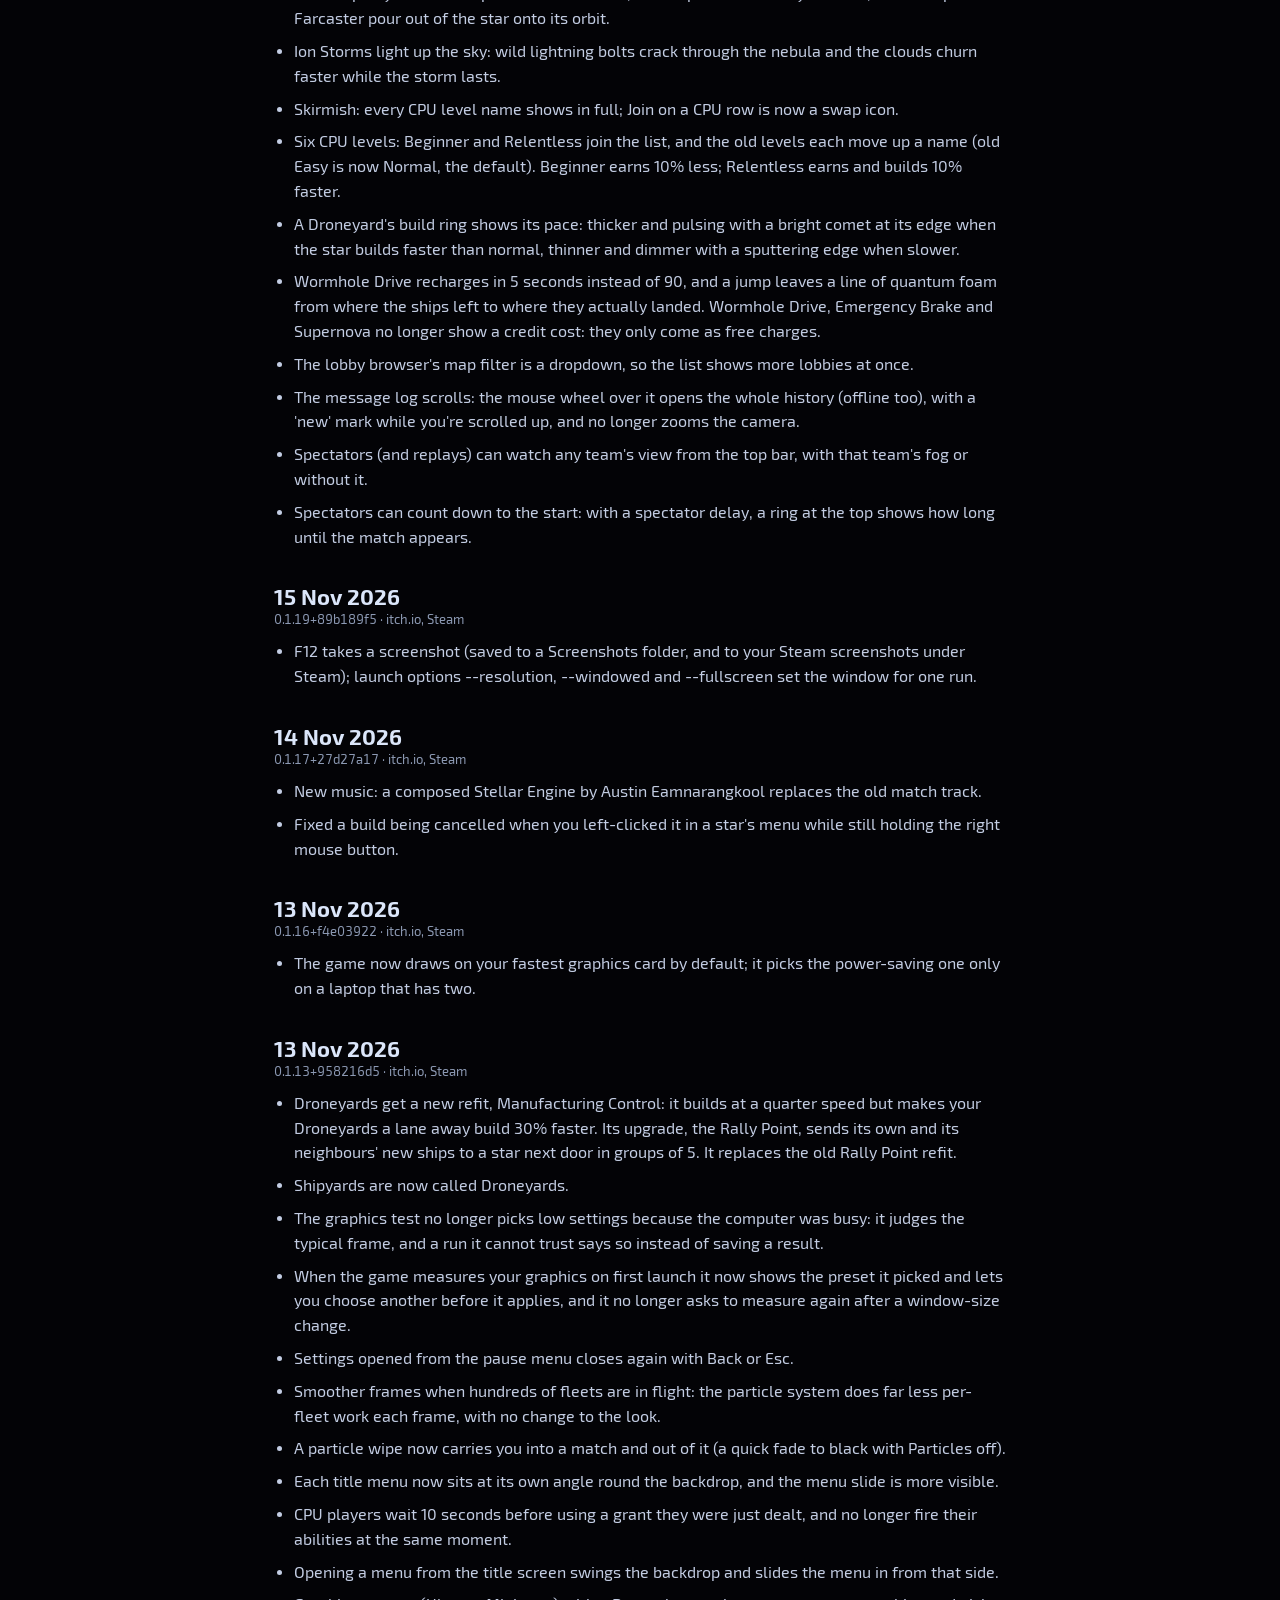
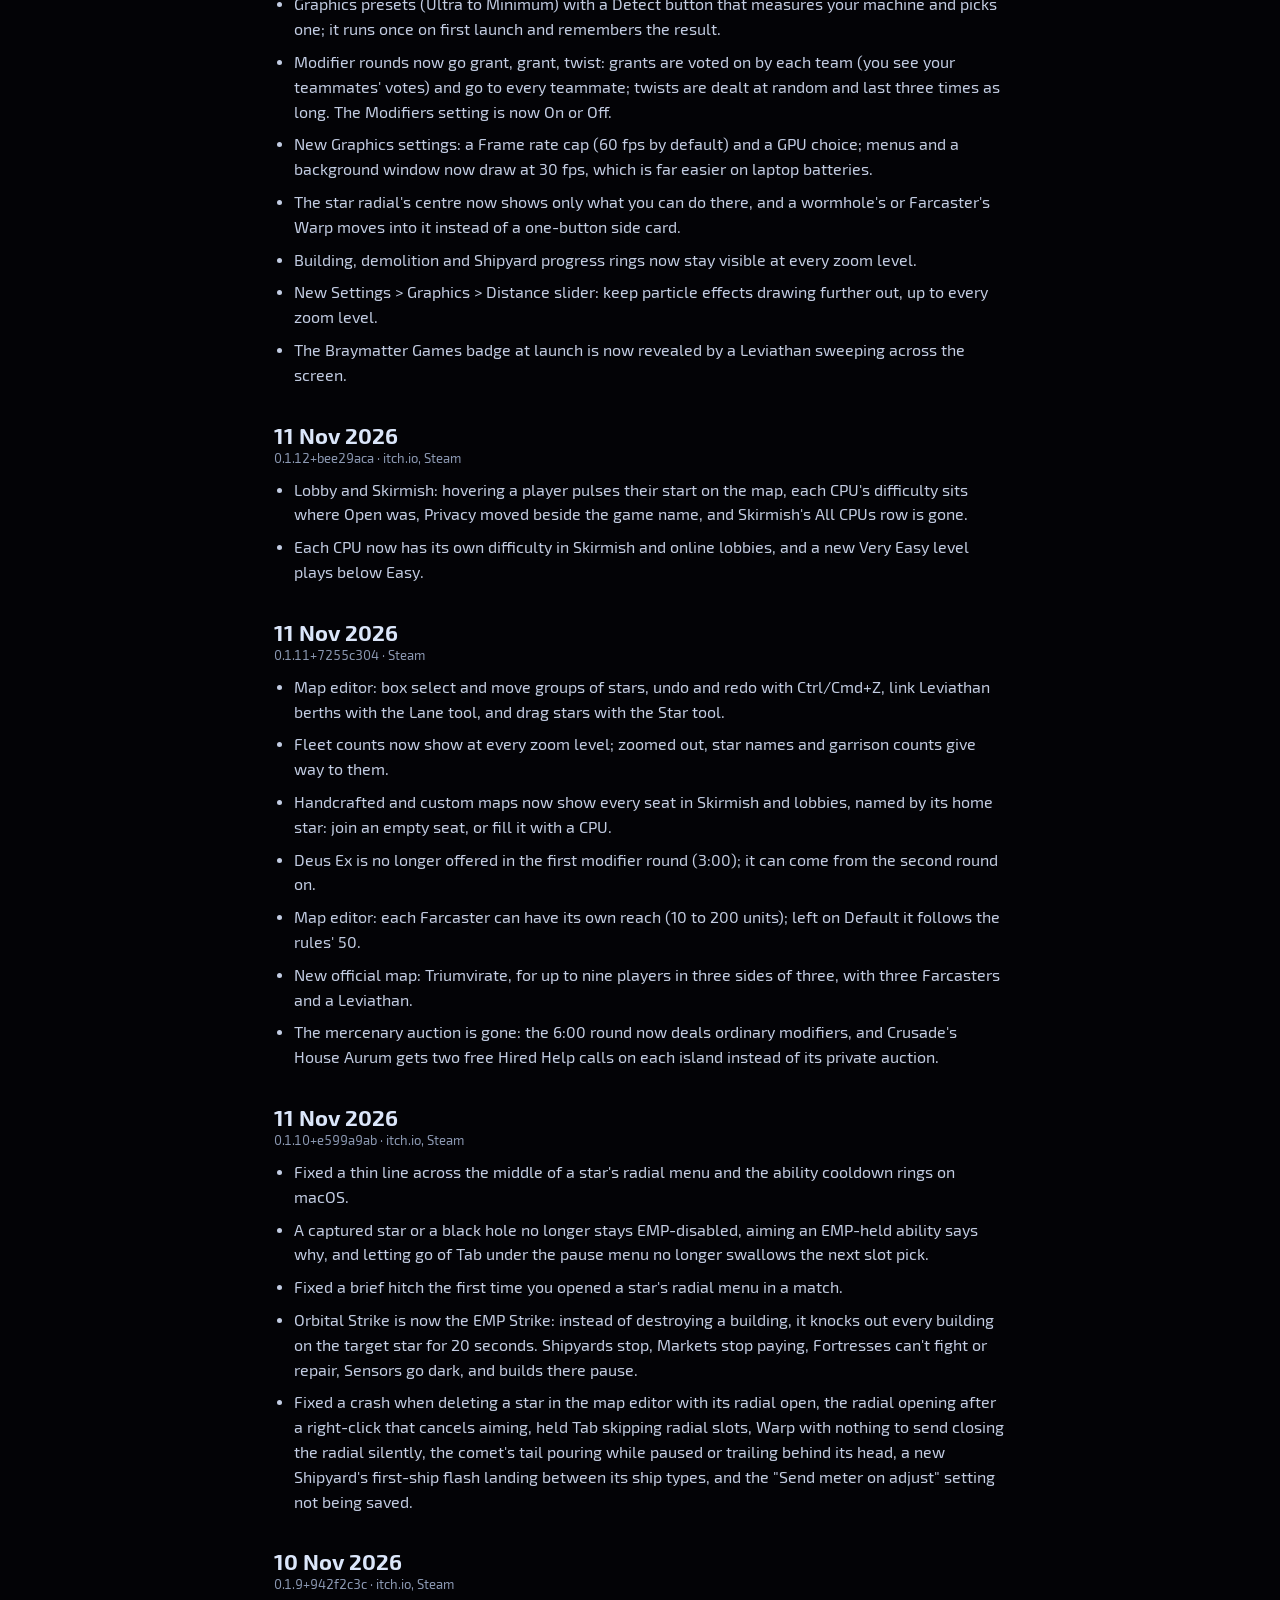
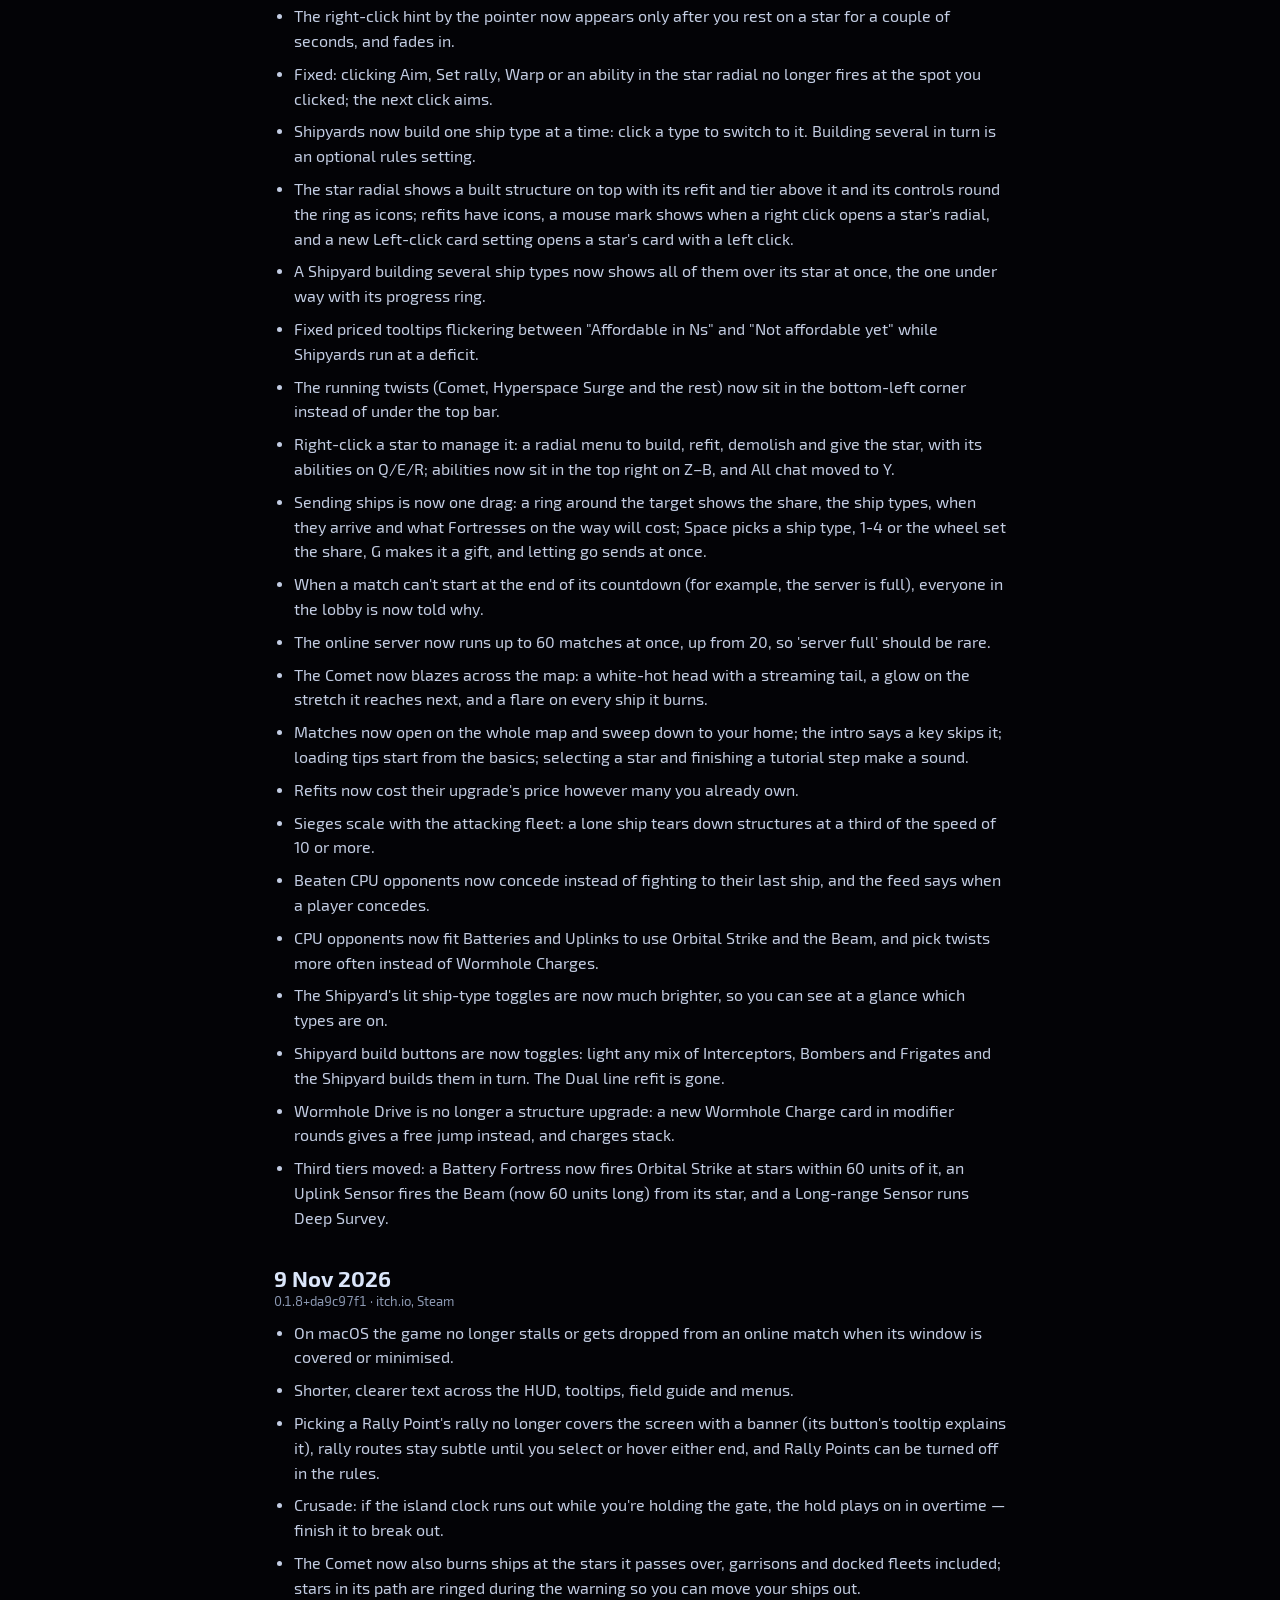
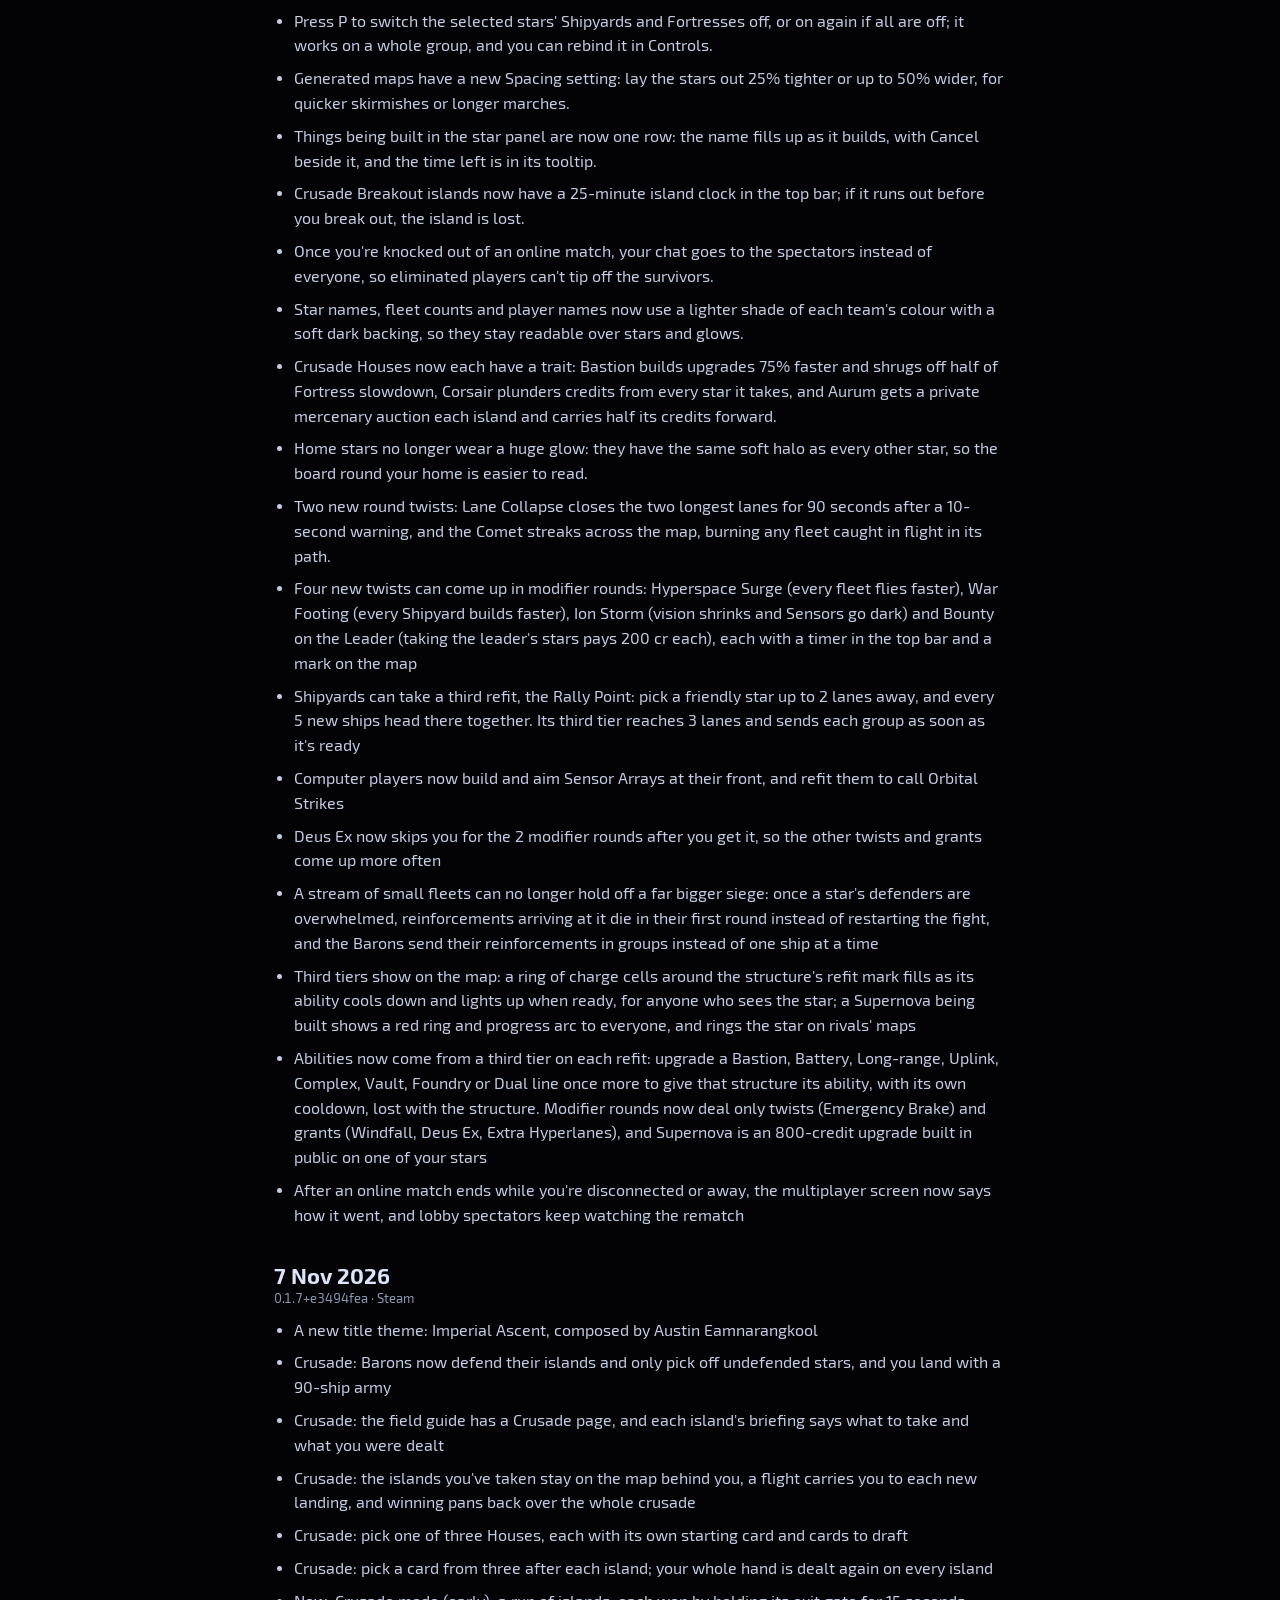
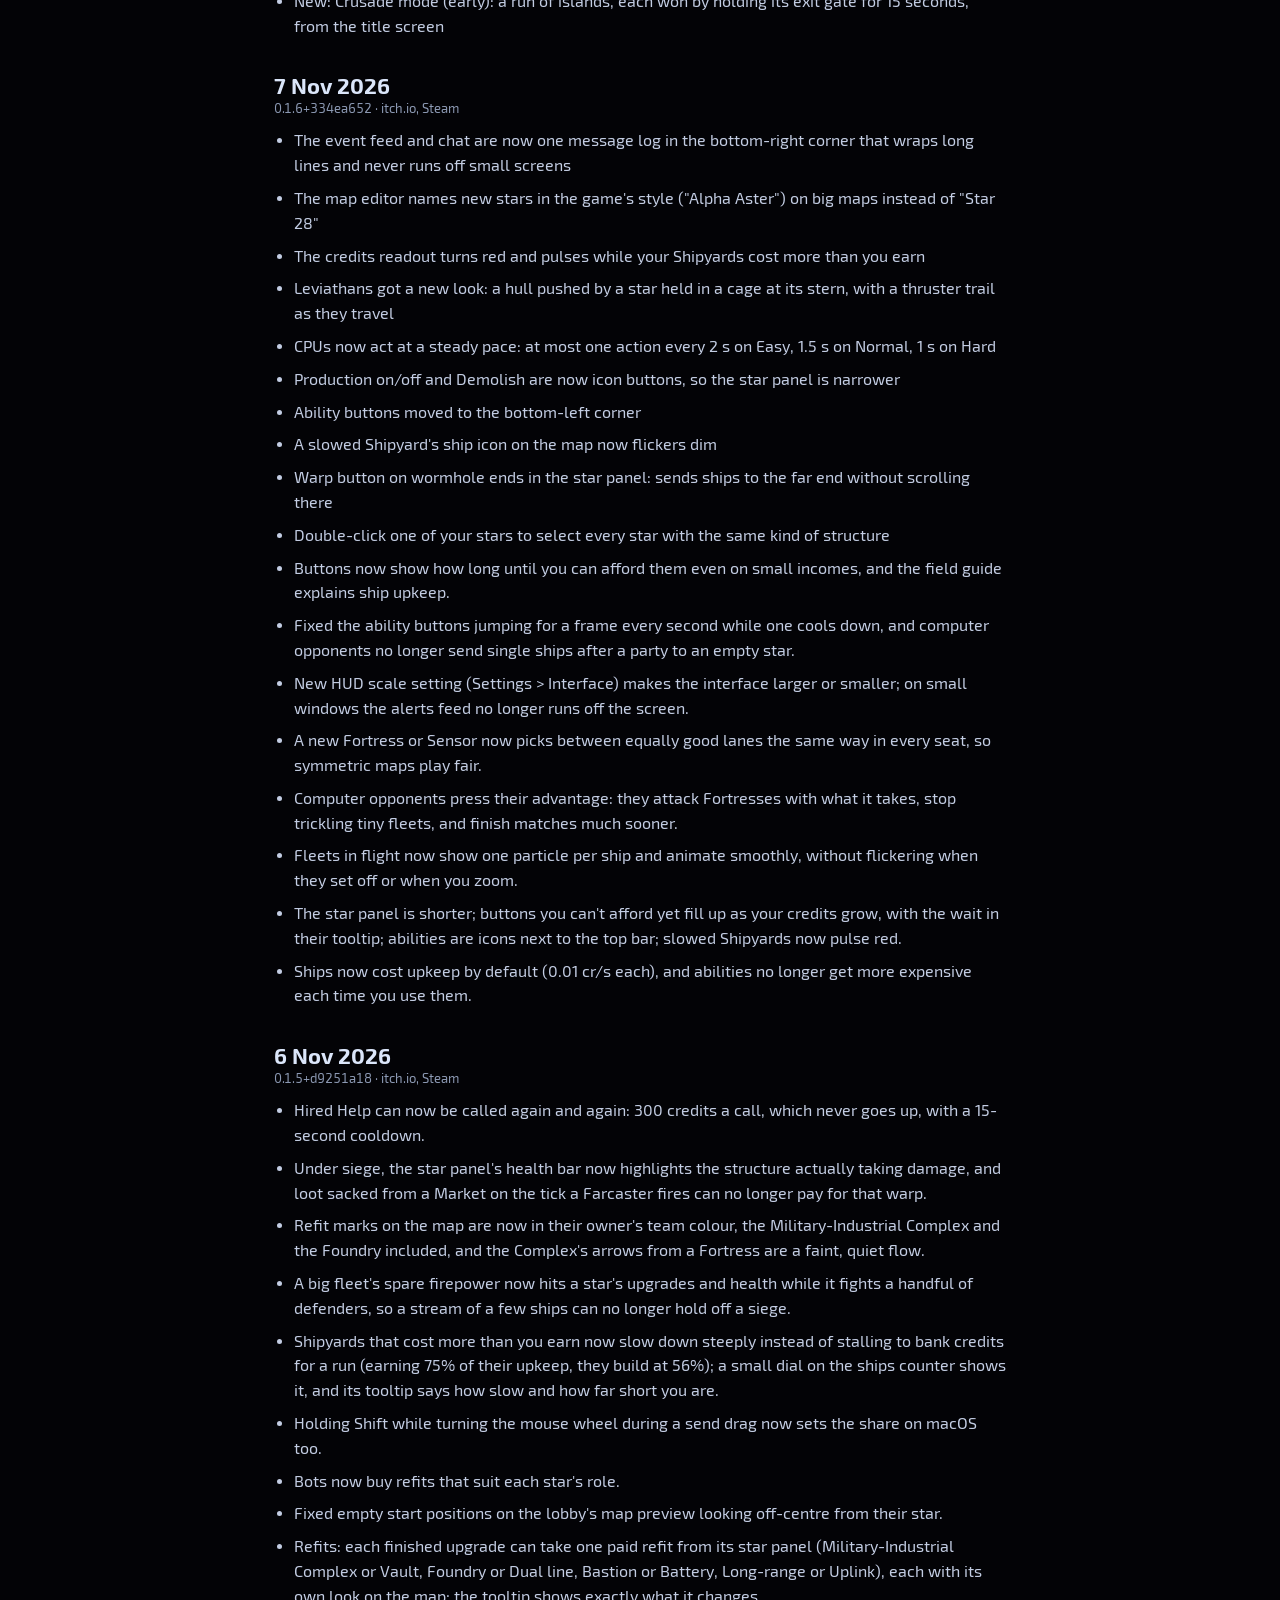
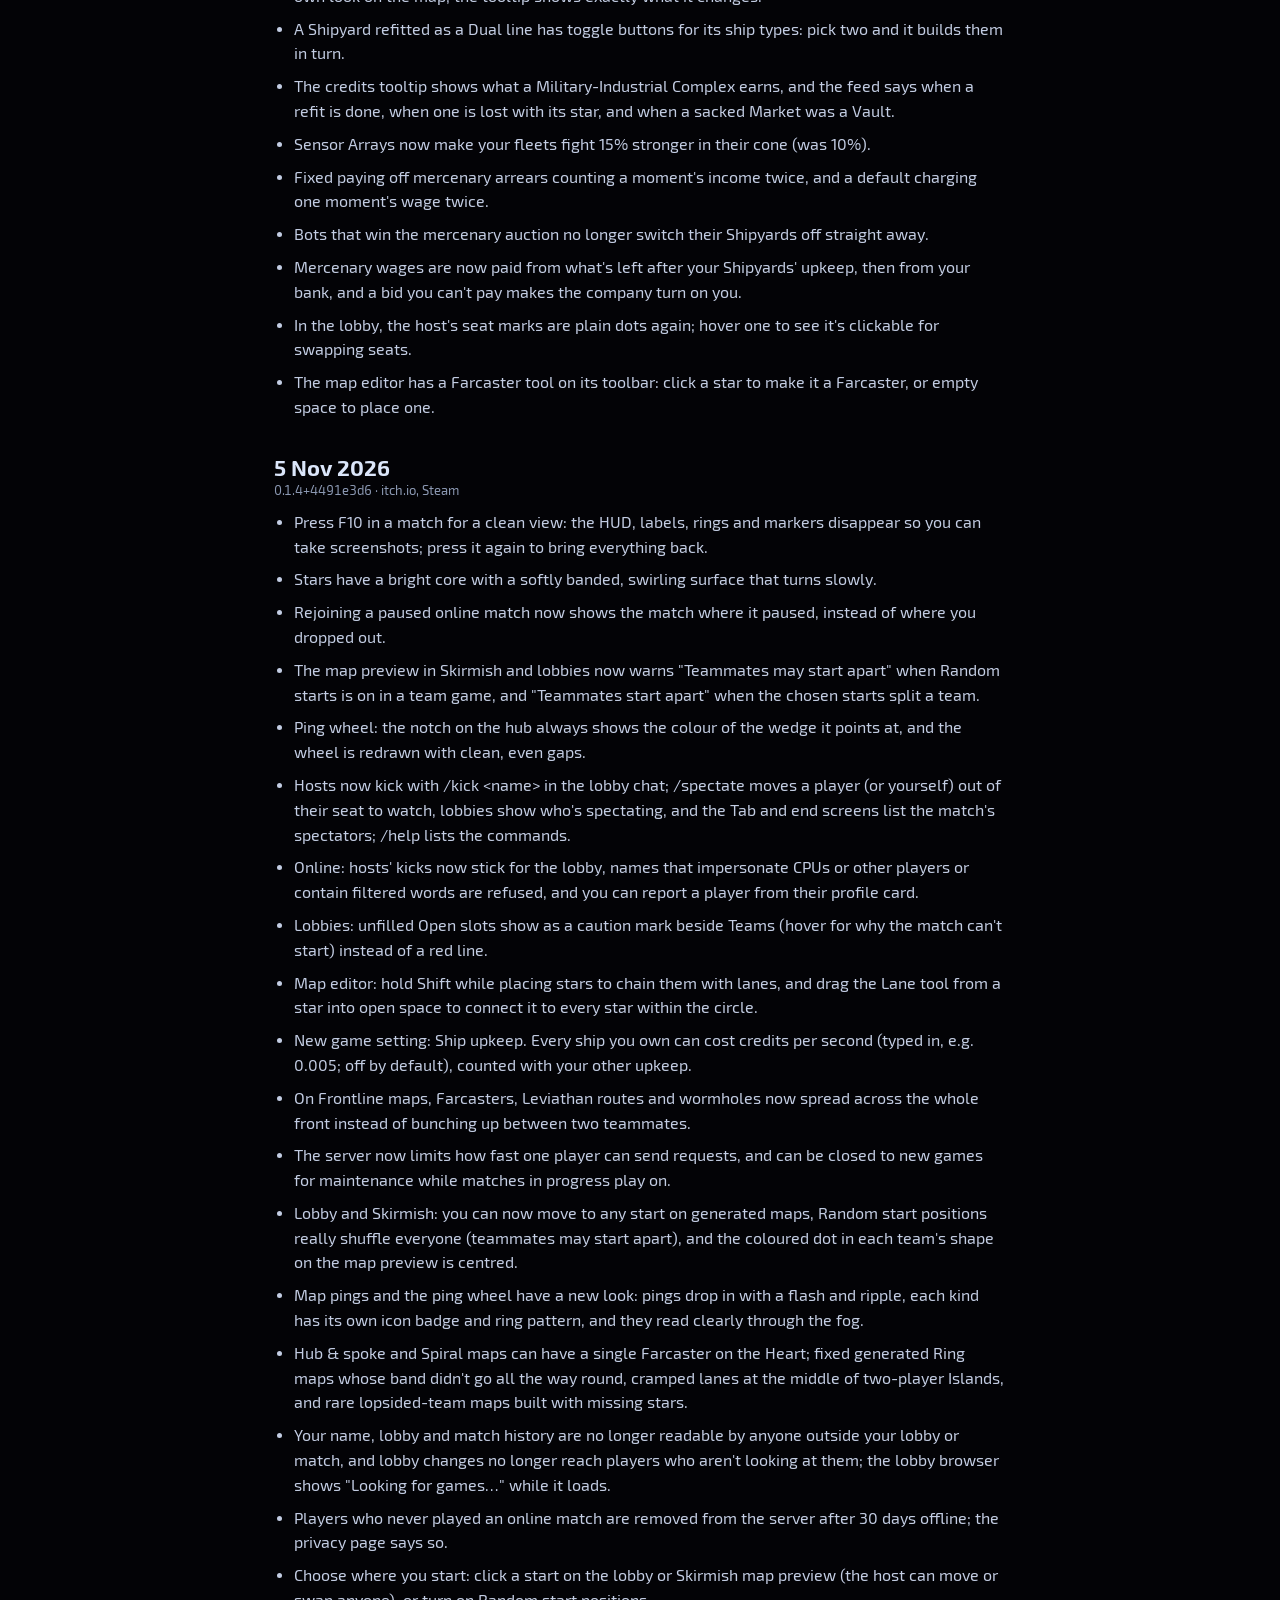
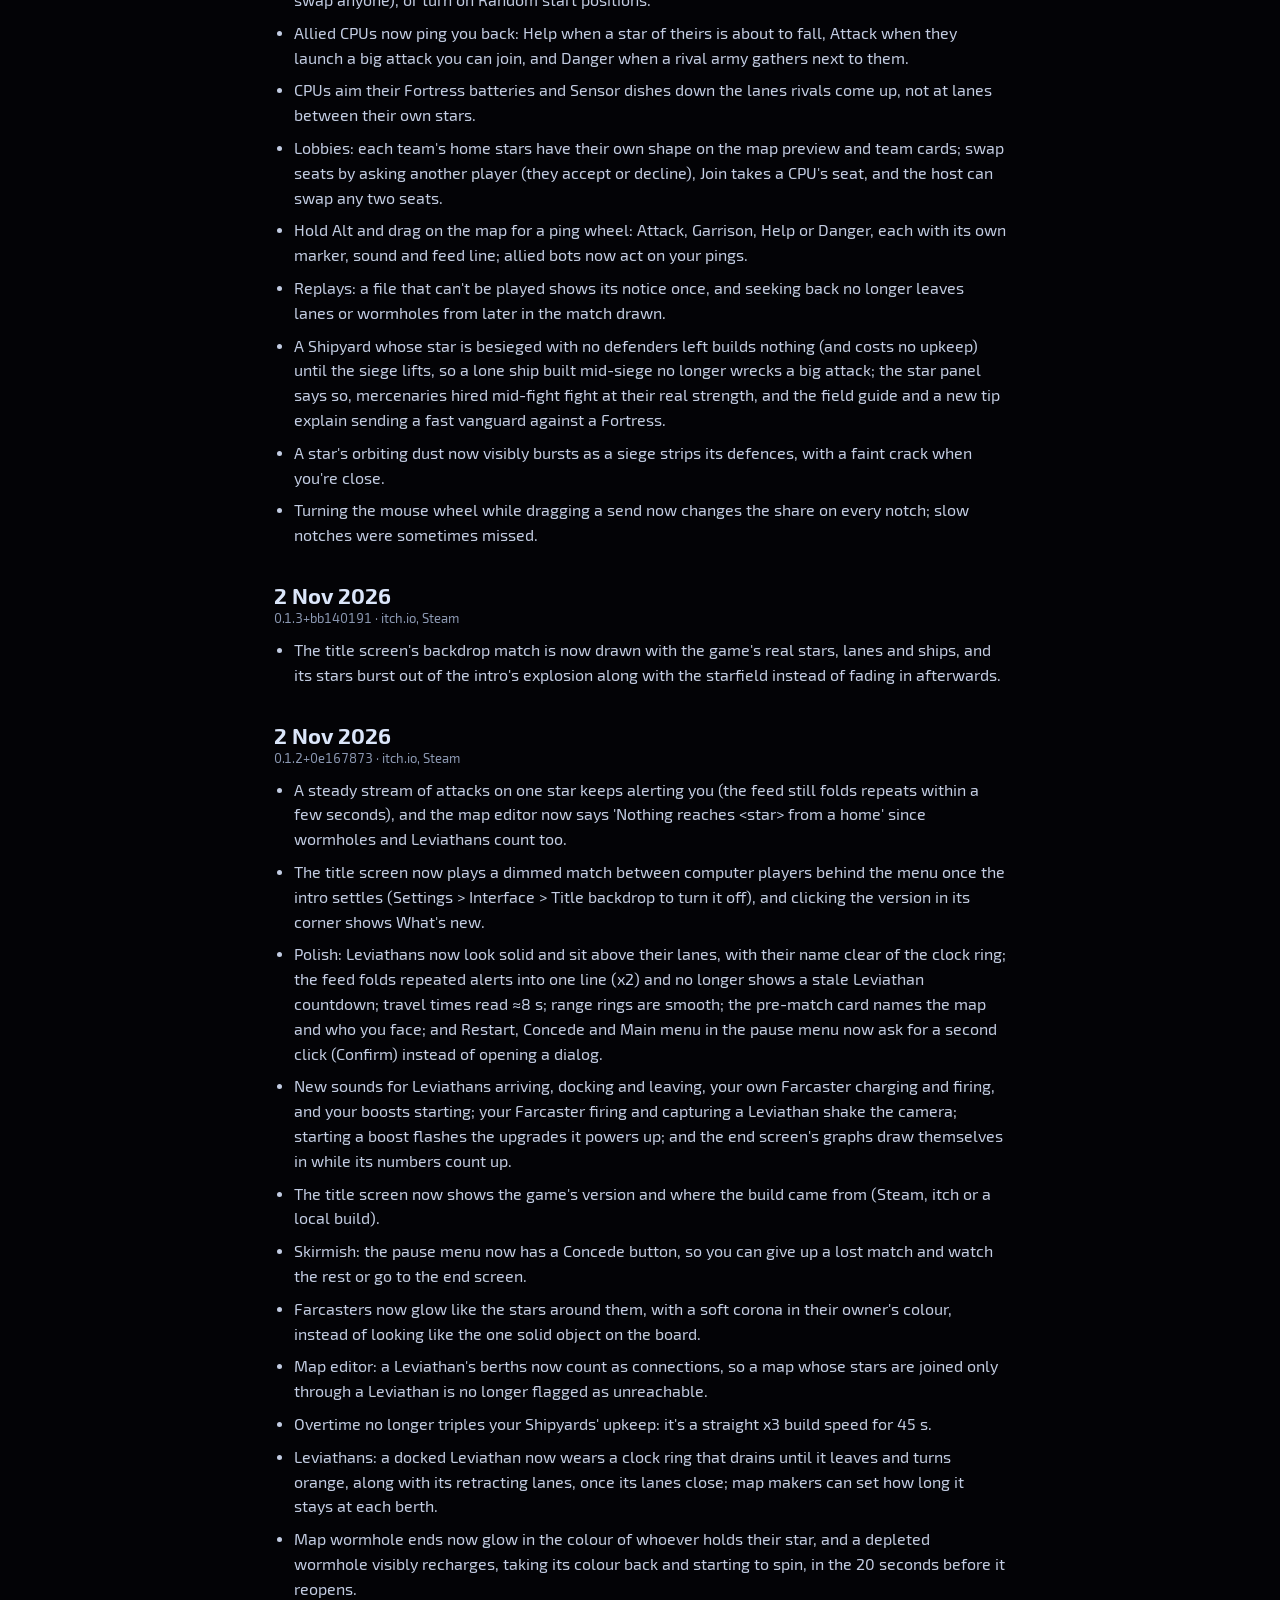
<file: patch-notes.html>
<!doctype html>
<html lang="en">
<head>
<meta charset="utf-8">
<meta name="viewport" content="width=device-width, initial-scale=1">
<title>Patch notes · Baron Nebula</title>
<meta name="description" content="Every Baron Nebula release, newest first, with what changed for players.">
<meta property="og:type" content="website">
<meta property="og:site_name" content="Baron Nebula">
<meta property="og:title" content="Patch notes · Baron Nebula">
<meta property="og:description" content="Every Baron Nebula release, newest first, with what changed for players.">
<meta property="og:image" content="https://baron-nebula.com/media/marketing_midgame.jpg">
<meta name="twitter:card" content="summary_large_image">
<link rel="icon" type="image/png" href="favicon.png">
<link rel="stylesheet" href="palette.css">
<link rel="stylesheet" href="style.css">
</head>
<body class="page-patch-notes">
<nav class="top"><div class="wrap">
    <a class="mark" href="index.html">BARON NEBULA</a>
    <div class="links">
        <a href="features.html">Features</a>
        <a href="press.html#screenshots">Screenshots</a>
        <a href="patch-notes.html">Patch notes</a>
        <a href="press.html">Press kit</a>
    </div>
    <a class="btn small primary" href="https://braymatter.itch.io/baron-nebula">Play free</a>
</div></nav>

<header class="page-head"><div class="wrap">
    <h2>Patch notes</h2>
    <h1>What's changed</h1>
    <p class="lede">Every release, newest first, headed with its date and the build it shipped as.</p>
</div></header>

<section class="tight"><div class="wrap narrow">
    <article class="release"><h3>26 Nov 2026</h3><div class="build">0.1.33+7f8802ec · itch.io, Steam</div></article>
<article class="release"><h3>26 Nov 2026</h3><div class="build">0.1.32+6560d86c · itch.io, Steam, Steam Playtest</div><ul><li>Wormholes are now swirling accretion disks round a dark throat that show their strain: a nearly spent one winds into a hot, flickering knot, overloading it shakes it, and a collapse crushes it into a grey ember that visibly regrows before bursting back open.</li></ul></article>
<article class="release"><h3>25 Nov 2026</h3><div class="build">0.1.31+91d2d891 · itch.io, Steam, Steam Playtest</div><ul><li>Fixed joining a friend's lobby through Steam from the Play screen hiding the lobby, Host Lobby sometimes staying open to everyone, and party members seeing the wrong queue while searching Ranked.</li><li>Fixed the leaderboard showing a top-100 place to players just outside it, and a party member joining during a Ranked match countdown.</li></ul></article>
<article class="release"><h3>24 Nov 2026</h3><div class="build">0.1.30+46c83518 · itch.io, Steam, Steam Playtest</div><ul><li>When a Comet or a meteor destroys ships, their wreckage now flies on along its path instead of bursting in place.</li></ul></article>
<article class="release"><h3>23 Nov 2026</h3><div class="build">0.1.29+0edd5e9b · itch.io, Steam</div><ul><li>Fixed the map settings on the Skirmish and lobby screens jittering by a pixel every frame at some window sizes.</li><li>The &quot;Did you have fun?&quot; answers now read as one choice, and the one you pick lights up clearly.</li><li>CPU opponents now take a moment to notice when you pull ships off a star (from 15 s on Beginner down to 3 s on Relentless) instead of attacking the instant it's empty.</li></ul></article>
<article class="release"><h3>22 Nov 2026</h3><div class="build">0.1.28+eaed9543 · itch.io, Steam</div><ul><li>On maps of more than 250 stars every CPU level acts about a third slower and thinks less often, so the levels keep their difference.</li><li>Simplified Chinese is now available.</li><li>The map editor's &quot;Radio Silence&quot; is a new composed track by Austin Eamnarangkool.</li><li>Structure and refit icons are redrawn: clearer, bigger, and each refit is a variant of its structure's icon.</li><li>The Market refit &quot;Military-Industrial Complex&quot; is now called &quot;Defense Industries&quot;, and the &quot;Beam Weapon&quot; ability is now the &quot;Tachyon Lance&quot;</li></ul></article>
<article class="release"><h3>21 Nov 2026</h3><div class="build">0.1.27+fafb0a34 · itch.io, Steam</div><ul><li>Lobby: the player slots scroll in their own box, so a 12-player lobby no longer scrolls the whole screen; your name moved to Settings (Steam builds always use the Steam name), and new players on itch are asked for a name on first launch</li><li>Ping wheel: a new Request ping asks a teammate for a star; an allied bot gives it to you if you hold a star next to it</li><li>Parties: invite friends on Find a game and search together; a party always plays on the same team</li><li>Play Now no longer drops you in a lobby: once matched, a Match found screen shows the map and both teams for 8 seconds, then the match starts.</li><li>Fleets aboard a moving Leviathan now stay ringed round it instead of trailing behind.</li><li>&quot;Was that fun?&quot;: picking an answer now just selects it, so you can type feedback first; Send submits both.</li></ul></article>
<article class="release"><h3>20 Nov 2026</h3><div class="build">0.1.26+94825ec8 · itch.io, Steam</div><ul><li>The title menu has a What's new button beside Join: release headings stand out in colour, older releases fold away, and the notes decode from alien glyphs as they open.</li><li>&quot;Was that fun?&quot; now follows skirmishes and online matches too, and every version has a feedback box for a few words to the developers.</li><li>In an online lobby anyone can click their own start on the map preview, then click an empty seat or free start to move there (it used to be host-only).</li><li>Long map generator settings no longer give the lobby or the Skirmish screen a page scrollbar: the settings scroll in their own box under the map preview.</li><li>Play Now opens on its formats first: pick 1v1 to 6v6, then press Search (Stop searching leaves the queue without closing the screen).</li><li>Menu text no longer flickers or smears for a frame when you click a button, on the matchmaking screen, Settings, Skirmish and the lobby.</li><li>The title screen has a new tagline: &quot;Rule the stars — or burn them.&quot;</li></ul></article>
<article class="release"><h3>20 Nov 2026</h3><div class="build">0.1.25+1a47f26c · itch.io, Steam</div><ul><li>The fog of war now eases in and out: clear areas open and close smoothly when you gain or lose a star or fleet, instead of snapping.</li><li>The title screen's live match now looks like a game in play: fog clouds lit by each empire's territory, and swarms streaming round fleets in flight and in battle (Medium graphics and up).</li><li>The title screen and the end-of-match screen now have a Join the Discord button, and the bug report dialog has a Discord button too.</li><li>Fixed a hitch of up to two seconds that froze the game for a moment at launch (or as a match opened) while it prepared the fleets' particle effects.</li><li>Supernova blasts now set the fog's walls glowing from inside, with fire racing up them as the shockwave hits, and the fog is blown back for a moment before it rolls back in.</li><li>The title screen is redesigned: the logo and menu sit in a rail on the left, a brighter live match fills the rest of the screen, Play Now is the main button once you've done the tutorial, and the intro now plays at full frame rate.</li><li>Play Now: one press on the title or the Multiplayer screen joins an open online game that's about to start, or hosts one the next player joins.</li><li>Fog is faster: the lower graphics presets keep the deep volumetric fog and draw it at a lower resolution, a new Fog detail setting (High, Medium, Low) does the same by hand, the Performance fog draws at reduced resolution too, and late games on big maps draw their fog much faster.</li></ul></article>
<article class="release"><h3>18 Nov 2026</h3><div class="build">0.1.24+ad68e7e7 · Steam</div><ul><li>Replays: the timeline no longer shifts under the pointer when playback ends or pauses, and clicks at its very ends now register, so scrubbing lands where you point.</li><li>Online, your own orders show the moment you give them, ship counts and credits roll smoothly, and a small signal mark on the clock shows when the connection goes quiet.</li><li>Online matches move more smoothly when the connection hiccups: fleets glide on instead of jumping when frames arrive late or in bursts.</li><li>A new logotype on the title screen, and a new app icon.</li><li>The game is now in German, Spanish, Italian, Brazilian Portuguese, Russian, Korean and Japanese: pick one under Settings &gt; Interface &gt; Language, or leave it on Automatic to follow Steam or your system.</li></ul></article>
<article class="release"><h3>18 Nov 2026</h3><div class="build">0.1.23+3289d1db · itch.io, Steam</div><ul><li>Smoother lines in the end-of-match graphs and the lobby's map preview.</li><li>New map type, Starfield: a wide rectangular field of stars; exactly even for two or four teams.</li><li>The field guide's Modifiers page fits on screen in French and Japanese.</li><li>End-of-match graphs are bigger, one at a time with tabs (Credits, Power, Stars; Left/Right switch), and hovering a graph shows every player's exact value at that moment.</li><li>Sound follows your system's output device: switching outputs (headphones, a monitor, Bluetooth) moves the game's audio with it, a device that drops out is picked up again, and music carries on where it was.</li><li>New twist, Subsidies: one ship type (Interceptors, Bombers or Frigates) builds three times as fast for everyone while it runs.</li><li>Ion Storm is a minute shorter (2 minutes).</li><li>Fixed the ability buttons in the top right flickering, and Overtime's progress ring sometimes not showing.</li><li>Save map: a button beside Reroll saves a generated map to your Custom maps (named by date, like 17-11-26_1).</li><li>The lobby's map preview now turns smoothly when you change seats.</li></ul></article>
<article class="release"><h3>17 Nov 2026</h3><div class="build">0.1.22+f18ad3f6 · itch.io, Steam</div><ul><li>Battles leave wreckage: lost ships' hull plates fly out white-hot, cool to bare metal as they drift and catch the starlight, and fade after 45 seconds.</li><li>Wreckage slowly settles into orbit round the star it fell at, and ships shot down by Fortresses and beams leave wreckage too.</li><li>Online lobbies: right-click your name to pick your colour from the 12 seat colours; colours already taken are marked with who wears them.</li><li>The fog of war's edge is smoother: where two areas of vision meet they join in a rounded curve instead of a sharp notch, and the edge frays softly in places.</li><li>The Supernova upgrade now asks first: the first click arms the button and a second click starts it.</li></ul></article>
<article class="release"><h3>16 Nov 2026</h3><div class="build">0.1.21+5ee8491b · itch.io, Steam</div><ul><li>The nebula's walls now glow in the colour of nearby stars' owners too, so every border is drawn in its owner's light.</li><li>Owned stars now light the nebula around them in their owner's colour, so territory shows in the clouds; a rival's light only shows where you know who owns the star.</li><li>A held move order (Shift+right-click) restarts its windup when you change the share or ship type, so you can set it up without racing the ring.</li><li>Hold Shift and right-click a star to send from your selected stars there without dragging: a ring round the cursor fills for 1.5 s (wheel and Space set the share and ships), and letting go early cancels it.</li><li>Wormhole Drive's quantum foam is tighter and quicker, and a jump now lands with a sharp crack.</li><li>Fixed a crash when a sound started in the same moment as the thing playing it went away.</li><li>Control groups: Ctrl+number saves the selected stars as a group, Shift+number adds to it, the number selects it, and pressing it twice centres the camera on it.</li></ul></article>
<article class="release"><h3>16 Nov 2026</h3><div class="build">0.1.20+0210a899 · itch.io, Steam</div><ul><li>New ships fly out to their place round the star, and ships that arrive by Deus Ex, Hired Help or a Farcaster pour out of the star onto its orbit.</li><li>Ion Storms light up the sky: wild lightning bolts crack through the nebula and the clouds churn faster while the storm lasts.</li><li>Skirmish: every CPU level name shows in full; Join on a CPU row is now a swap icon.</li><li>Six CPU levels: Beginner and Relentless join the list, and the old levels each move up a name (old Easy is now Normal, the default). Beginner earns 10% less; Relentless earns and builds 10% faster.</li><li>A Droneyard's build ring shows its pace: thicker and pulsing with a bright comet at its edge when the star builds faster than normal, thinner and dimmer with a sputtering edge when slower.</li><li>Wormhole Drive recharges in 5 seconds instead of 90, and a jump leaves a line of quantum foam from where the ships left to where they actually landed. Wormhole Drive, Emergency Brake and Supernova no longer show a credit cost: they only come as free charges.</li><li>The lobby browser's map filter is a dropdown, so the list shows more lobbies at once.</li><li>The message log scrolls: the mouse wheel over it opens the whole history (offline too), with a 'new' mark while you're scrolled up, and no longer zooms the camera.</li><li>Spectators (and replays) can watch any team's view from the top bar, with that team's fog or without it.</li><li>Spectators can count down to the start: with a spectator delay, a ring at the top shows how long until the match appears.</li></ul></article>
<article class="release"><h3>15 Nov 2026</h3><div class="build">0.1.19+89b189f5 · itch.io, Steam</div><ul><li>F12 takes a screenshot (saved to a Screenshots folder, and to your Steam screenshots under Steam); launch options --resolution, --windowed and --fullscreen set the window for one run.</li></ul></article>
<article class="release"><h3>14 Nov 2026</h3><div class="build">0.1.17+27d27a17 · itch.io, Steam</div><ul><li>New music: a composed Stellar Engine by Austin Eamnarangkool replaces the old match track.</li><li>Fixed a build being cancelled when you left-clicked it in a star's menu while still holding the right mouse button.</li></ul></article>
<article class="release"><h3>13 Nov 2026</h3><div class="build">0.1.16+f4e03922 · itch.io, Steam</div><ul><li>The game now draws on your fastest graphics card by default; it picks the power-saving one only on a laptop that has two.</li></ul></article>
<article class="release"><h3>13 Nov 2026</h3><div class="build">0.1.13+958216d5 · itch.io, Steam</div><ul><li>Droneyards get a new refit, Manufacturing Control: it builds at a quarter speed but makes your Droneyards a lane away build 30% faster. Its upgrade, the Rally Point, sends its own and its neighbours' new ships to a star next door in groups of 5. It replaces the old Rally Point refit.</li><li>Shipyards are now called Droneyards.</li><li>The graphics test no longer picks low settings because the computer was busy: it judges the typical frame, and a run it cannot trust says so instead of saving a result.</li><li>When the game measures your graphics on first launch it now shows the preset it picked and lets you choose another before it applies, and it no longer asks to measure again after a window-size change.</li><li>Settings opened from the pause menu closes again with Back or Esc.</li><li>Smoother frames when hundreds of fleets are in flight: the particle system does far less per-fleet work each frame, with no change to the look.</li><li>A particle wipe now carries you into a match and out of it (a quick fade to black with Particles off).</li><li>Each title menu now sits at its own angle round the backdrop, and the menu slide is more visible.</li><li>CPU players wait 10 seconds before using a grant they were just dealt, and no longer fire their abilities at the same moment.</li><li>Opening a menu from the title screen swings the backdrop and slides the menu in from that side.</li><li>Graphics presets (Ultra to Minimum) with a Detect button that measures your machine and picks one; it runs once on first launch and remembers the result.</li><li>Modifier rounds now go grant, grant, twist: grants are voted on by each team (you see your teammates' votes) and go to every teammate; twists are dealt at random and last three times as long. The Modifiers setting is now On or Off.</li><li>New Graphics settings: a Frame rate cap (60 fps by default) and a GPU choice; menus and a background window now draw at 30 fps, which is far easier on laptop batteries.</li><li>The star radial's centre now shows only what you can do there, and a wormhole's or Farcaster's Warp moves into it instead of a one-button side card.</li><li>Building, demolition and Shipyard progress rings now stay visible at every zoom level.</li><li>New Settings &gt; Graphics &gt; Distance slider: keep particle effects drawing further out, up to every zoom level.</li><li>The Braymatter Games badge at launch is now revealed by a Leviathan sweeping across the screen.</li></ul></article>
<article class="release"><h3>11 Nov 2026</h3><div class="build">0.1.12+bee29aca · itch.io, Steam</div><ul><li>Lobby and Skirmish: hovering a player pulses their start on the map, each CPU's difficulty sits where Open was, Privacy moved beside the game name, and Skirmish's All CPUs row is gone.</li><li>Each CPU now has its own difficulty in Skirmish and online lobbies, and a new Very Easy level plays below Easy.</li></ul></article>
<article class="release"><h3>11 Nov 2026</h3><div class="build">0.1.11+7255c304 · Steam</div><ul><li>Map editor: box select and move groups of stars, undo and redo with Ctrl/Cmd+Z, link Leviathan berths with the Lane tool, and drag stars with the Star tool.</li><li>Fleet counts now show at every zoom level; zoomed out, star names and garrison counts give way to them.</li><li>Handcrafted and custom maps now show every seat in Skirmish and lobbies, named by its home star: join an empty seat, or fill it with a CPU.</li><li>Deus Ex is no longer offered in the first modifier round (3:00); it can come from the second round on.</li><li>Map editor: each Farcaster can have its own reach (10 to 200 units); left on Default it follows the rules' 50.</li><li>New official map: Triumvirate, for up to nine players in three sides of three, with three Farcasters and a Leviathan.</li><li>The mercenary auction is gone: the 6:00 round now deals ordinary modifiers, and Crusade's House Aurum gets two free Hired Help calls on each island instead of its private auction.</li></ul></article>
<article class="release"><h3>11 Nov 2026</h3><div class="build">0.1.10+e599a9ab · itch.io, Steam</div><ul><li>Fixed a thin line across the middle of a star's radial menu and the ability cooldown rings on macOS.</li><li>A captured star or a black hole no longer stays EMP-disabled, aiming an EMP-held ability says why, and letting go of Tab under the pause menu no longer swallows the next slot pick.</li><li>Fixed a brief hitch the first time you opened a star's radial menu in a match.</li><li>Orbital Strike is now the EMP Strike: instead of destroying a building, it knocks out every building on the target star for 20 seconds. Shipyards stop, Markets stop paying, Fortresses can't fight or repair, Sensors go dark, and builds there pause.</li><li>Fixed a crash when deleting a star in the map editor with its radial open, the radial opening after a right-click that cancels aiming, held Tab skipping radial slots, Warp with nothing to send closing the radial silently, the comet's tail pouring while paused or trailing behind its head, a new Shipyard's first-ship flash landing between its ship types, and the &quot;Send meter on adjust&quot; setting not being saved.</li></ul></article>
<article class="release"><h3>10 Nov 2026</h3><div class="build">0.1.9+942f2c3c · itch.io, Steam</div><ul><li>The right-click hint by the pointer now appears only after you rest on a star for a couple of seconds, and fades in.</li><li>Fixed: clicking Aim, Set rally, Warp or an ability in the star radial no longer fires at the spot you clicked; the next click aims.</li><li>Shipyards now build one ship type at a time: click a type to switch to it. Building several in turn is an optional rules setting.</li><li>The star radial shows a built structure on top with its refit and tier above it and its controls round the ring as icons; refits have icons, a mouse mark shows when a right click opens a star's radial, and a new Left-click card setting opens a star's card with a left click.</li><li>A Shipyard building several ship types now shows all of them over its star at once, the one under way with its progress ring.</li><li>Fixed priced tooltips flickering between &quot;Affordable in Ns&quot; and &quot;Not affordable yet&quot; while Shipyards run at a deficit.</li><li>The running twists (Comet, Hyperspace Surge and the rest) now sit in the bottom-left corner instead of under the top bar.</li><li>Right-click a star to manage it: a radial menu to build, refit, demolish and give the star, with its abilities on Q/E/R; abilities now sit in the top right on Z–B, and All chat moved to Y.</li><li>Sending ships is now one drag: a ring around the target shows the share, the ship types, when they arrive and what Fortresses on the way will cost; Space picks a ship type, 1-4 or the wheel set the share, G makes it a gift, and letting go sends at once.</li><li>When a match can't start at the end of its countdown (for example, the server is full), everyone in the lobby is now told why.</li><li>The online server now runs up to 60 matches at once, up from 20, so 'server full' should be rare.</li><li>The Comet now blazes across the map: a white-hot head with a streaming tail, a glow on the stretch it reaches next, and a flare on every ship it burns.</li><li>Matches now open on the whole map and sweep down to your home; the intro says a key skips it; loading tips start from the basics; selecting a star and finishing a tutorial step make a sound.</li><li>Refits now cost their upgrade's price however many you already own.</li><li>Sieges scale with the attacking fleet: a lone ship tears down structures at a third of the speed of 10 or more.</li><li>Beaten CPU opponents now concede instead of fighting to their last ship, and the feed says when a player concedes.</li><li>CPU opponents now fit Batteries and Uplinks to use Orbital Strike and the Beam, and pick twists more often instead of Wormhole Charges.</li><li>The Shipyard's lit ship-type toggles are now much brighter, so you can see at a glance which types are on.</li><li>Shipyard build buttons are now toggles: light any mix of Interceptors, Bombers and Frigates and the Shipyard builds them in turn. The Dual line refit is gone.</li><li>Wormhole Drive is no longer a structure upgrade: a new Wormhole Charge card in modifier rounds gives a free jump instead, and charges stack.</li><li>Third tiers moved: a Battery Fortress now fires Orbital Strike at stars within 60 units of it, an Uplink Sensor fires the Beam (now 60 units long) from its star, and a Long-range Sensor runs Deep Survey.</li></ul></article>
<article class="release"><h3>9 Nov 2026</h3><div class="build">0.1.8+da9c97f1 · itch.io, Steam</div><ul><li>On macOS the game no longer stalls or gets dropped from an online match when its window is covered or minimised.</li><li>Shorter, clearer text across the HUD, tooltips, field guide and menus.</li><li>Picking a Rally Point's rally no longer covers the screen with a banner (its button's tooltip explains it), rally routes stay subtle until you select or hover either end, and Rally Points can be turned off in the rules.</li><li>Crusade: if the island clock runs out while you're holding the gate, the hold plays on in overtime — finish it to break out.</li><li>The Comet now also burns ships at the stars it passes over, garrisons and docked fleets included; stars in its path are ringed during the warning so you can move your ships out.</li><li>Press P to switch the selected stars' Shipyards and Fortresses off, or on again if all are off; it works on a whole group, and you can rebind it in Controls.</li><li>Generated maps have a new Spacing setting: lay the stars out 25% tighter or up to 50% wider, for quicker skirmishes or longer marches.</li><li>Things being built in the star panel are now one row: the name fills up as it builds, with Cancel beside it, and the time left is in its tooltip.</li><li>Crusade Breakout islands now have a 25-minute island clock in the top bar; if it runs out before you break out, the island is lost.</li><li>Once you're knocked out of an online match, your chat goes to the spectators instead of everyone, so eliminated players can't tip off the survivors.</li><li>Star names, fleet counts and player names now use a lighter shade of each team's colour with a soft dark backing, so they stay readable over stars and glows.</li><li>Crusade Houses now each have a trait: Bastion builds upgrades 75% faster and shrugs off half of Fortress slowdown, Corsair plunders credits from every star it takes, and Aurum gets a private mercenary auction each island and carries half its credits forward.</li><li>Home stars no longer wear a huge glow: they have the same soft halo as every other star, so the board round your home is easier to read.</li><li>Two new round twists: Lane Collapse closes the two longest lanes for 90 seconds after a 10-second warning, and the Comet streaks across the map, burning any fleet caught in flight in its path.</li><li>Four new twists can come up in modifier rounds: Hyperspace Surge (every fleet flies faster), War Footing (every Shipyard builds faster), Ion Storm (vision shrinks and Sensors go dark) and Bounty on the Leader (taking the leader's stars pays 200 cr each), each with a timer in the top bar and a mark on the map</li><li>Shipyards can take a third refit, the Rally Point: pick a friendly star up to 2 lanes away, and every 5 new ships head there together. Its third tier reaches 3 lanes and sends each group as soon as it's ready</li><li>Computer players now build and aim Sensor Arrays at their front, and refit them to call Orbital Strikes</li><li>Deus Ex now skips you for the 2 modifier rounds after you get it, so the other twists and grants come up more often</li><li>A stream of small fleets can no longer hold off a far bigger siege: once a star's defenders are overwhelmed, reinforcements arriving at it die in their first round instead of restarting the fight, and the Barons send their reinforcements in groups instead of one ship at a time</li><li>Third tiers show on the map: a ring of charge cells around the structure's refit mark fills as its ability cools down and lights up when ready, for anyone who sees the star; a Supernova being built shows a red ring and progress arc to everyone, and rings the star on rivals' maps</li><li>Abilities now come from a third tier on each refit: upgrade a Bastion, Battery, Long-range, Uplink, Complex, Vault, Foundry or Dual line once more to give that structure its ability, with its own cooldown, lost with the structure. Modifier rounds now deal only twists (Emergency Brake) and grants (Windfall, Deus Ex, Extra Hyperlanes), and Supernova is an 800-credit upgrade built in public on one of your stars</li><li>After an online match ends while you're disconnected or away, the multiplayer screen now says how it went, and lobby spectators keep watching the rematch</li></ul></article>
<article class="release"><h3>7 Nov 2026</h3><div class="build">0.1.7+e3494fea · Steam</div><ul><li>A new title theme: Imperial Ascent, composed by Austin Eamnarangkool</li><li>Crusade: Barons now defend their islands and only pick off undefended stars, and you land with a 90-ship army</li><li>Crusade: the field guide has a Crusade page, and each island's briefing says what to take and what you were dealt</li><li>Crusade: the islands you've taken stay on the map behind you, a flight carries you to each new landing, and winning pans back over the whole crusade</li><li>Crusade: pick one of three Houses, each with its own starting card and cards to draft</li><li>Crusade: pick a card from three after each island; your whole hand is dealt again on every island</li><li>New: Crusade mode (early): a run of islands, each won by holding its exit gate for 15 seconds, from the title screen</li></ul></article>
<article class="release"><h3>7 Nov 2026</h3><div class="build">0.1.6+334ea652 · itch.io, Steam</div><ul><li>The event feed and chat are now one message log in the bottom-right corner that wraps long lines and never runs off small screens</li><li>The map editor names new stars in the game's style (&quot;Alpha Aster&quot;) on big maps instead of &quot;Star 28&quot;</li><li>The credits readout turns red and pulses while your Shipyards cost more than you earn</li><li>Leviathans got a new look: a hull pushed by a star held in a cage at its stern, with a thruster trail as they travel</li><li>CPUs now act at a steady pace: at most one action every 2 s on Easy, 1.5 s on Normal, 1 s on Hard</li><li>Production on/off and Demolish are now icon buttons, so the star panel is narrower</li><li>Ability buttons moved to the bottom-left corner</li><li>A slowed Shipyard's ship icon on the map now flickers dim</li><li>Warp button on wormhole ends in the star panel: sends ships to the far end without scrolling there</li><li>Double-click one of your stars to select every star with the same kind of structure</li><li>Buttons now show how long until you can afford them even on small incomes, and the field guide explains ship upkeep.</li><li>Fixed the ability buttons jumping for a frame every second while one cools down, and computer opponents no longer send single ships after a party to an empty star.</li><li>New HUD scale setting (Settings &gt; Interface) makes the interface larger or smaller; on small windows the alerts feed no longer runs off the screen.</li><li>A new Fortress or Sensor now picks between equally good lanes the same way in every seat, so symmetric maps play fair.</li><li>Computer opponents press their advantage: they attack Fortresses with what it takes, stop trickling tiny fleets, and finish matches much sooner.</li><li>Fleets in flight now show one particle per ship and animate smoothly, without flickering when they set off or when you zoom.</li><li>The star panel is shorter; buttons you can't afford yet fill up as your credits grow, with the wait in their tooltip; abilities are icons next to the top bar; slowed Shipyards now pulse red.</li><li>Ships now cost upkeep by default (0.01 cr/s each), and abilities no longer get more expensive each time you use them.</li></ul></article>
<article class="release"><h3>6 Nov 2026</h3><div class="build">0.1.5+d9251a18 · itch.io, Steam</div><ul><li>Hired Help can now be called again and again: 300 credits a call, which never goes up, with a 15-second cooldown.</li><li>Under siege, the star panel's health bar now highlights the structure actually taking damage, and loot sacked from a Market on the tick a Farcaster fires can no longer pay for that warp.</li><li>Refit marks on the map are now in their owner's team colour, the Military-Industrial Complex and the Foundry included, and the Complex's arrows from a Fortress are a faint, quiet flow.</li><li>A big fleet's spare firepower now hits a star's upgrades and health while it fights a handful of defenders, so a stream of a few ships can no longer hold off a siege.</li><li>Shipyards that cost more than you earn now slow down steeply instead of stalling to bank credits for a run (earning 75% of their upkeep, they build at 56%); a small dial on the ships counter shows it, and its tooltip says how slow and how far short you are.</li><li>Holding Shift while turning the mouse wheel during a send drag now sets the share on macOS too.</li><li>Bots now buy refits that suit each star's role.</li><li>Fixed empty start positions on the lobby's map preview looking off-centre from their star.</li><li>Refits: each finished upgrade can take one paid refit from its star panel (Military-Industrial Complex or Vault, Foundry or Dual line, Bastion or Battery, Long-range or Uplink), each with its own look on the map; the tooltip shows exactly what it changes.</li><li>A Shipyard refitted as a Dual line has toggle buttons for its ship types: pick two and it builds them in turn.</li><li>The credits tooltip shows what a Military-Industrial Complex earns, and the feed says when a refit is done, when one is lost with its star, and when a sacked Market was a Vault.</li><li>Sensor Arrays now make your fleets fight 15% stronger in their cone (was 10%).</li><li>Fixed paying off mercenary arrears counting a moment's income twice, and a default charging one moment's wage twice.</li><li>Bots that win the mercenary auction no longer switch their Shipyards off straight away.</li><li>Mercenary wages are now paid from what's left after your Shipyards' upkeep, then from your bank, and a bid you can't pay makes the company turn on you.</li><li>In the lobby, the host's seat marks are plain dots again; hover one to see it's clickable for swapping seats.</li><li>The map editor has a Farcaster tool on its toolbar: click a star to make it a Farcaster, or empty space to place one.</li></ul></article>
<article class="release"><h3>5 Nov 2026</h3><div class="build">0.1.4+4491e3d6 · itch.io, Steam</div><ul><li>Press F10 in a match for a clean view: the HUD, labels, rings and markers disappear so you can take screenshots; press it again to bring everything back.</li><li>Stars have a bright core with a softly banded, swirling surface that turns slowly.</li><li>Rejoining a paused online match now shows the match where it paused, instead of where you dropped out.</li><li>The map preview in Skirmish and lobbies now warns &quot;Teammates may start apart&quot; when Random starts is on in a team game, and &quot;Teammates start apart&quot; when the chosen starts split a team.</li><li>Ping wheel: the notch on the hub always shows the colour of the wedge it points at, and the wheel is redrawn with clean, even gaps.</li><li>Hosts now kick with /kick &lt;name&gt; in the lobby chat; /spectate moves a player (or yourself) out of their seat to watch, lobbies show who's spectating, and the Tab and end screens list the match's spectators; /help lists the commands.</li><li>Online: hosts' kicks now stick for the lobby, names that impersonate CPUs or other players or contain filtered words are refused, and you can report a player from their profile card.</li><li>Lobbies: unfilled Open slots show as a caution mark beside Teams (hover for why the match can't start) instead of a red line.</li><li>Map editor: hold Shift while placing stars to chain them with lanes, and drag the Lane tool from a star into open space to connect it to every star within the circle.</li><li>New game setting: Ship upkeep. Every ship you own can cost credits per second (typed in, e.g. 0.005; off by default), counted with your other upkeep.</li><li>On Frontline maps, Farcasters, Leviathan routes and wormholes now spread across the whole front instead of bunching up between two teammates.</li><li>The server now limits how fast one player can send requests, and can be closed to new games for maintenance while matches in progress play on.</li><li>Lobby and Skirmish: you can now move to any start on generated maps, Random start positions really shuffle everyone (teammates may start apart), and the coloured dot in each team's shape on the map preview is centred.</li><li>Map pings and the ping wheel have a new look: pings drop in with a flash and ripple, each kind has its own icon badge and ring pattern, and they read clearly through the fog.</li><li>Hub &amp; spoke and Spiral maps can have a single Farcaster on the Heart; fixed generated Ring maps whose band didn't go all the way round, cramped lanes at the middle of two-player Islands, and rare lopsided-team maps built with missing stars.</li><li>Your name, lobby and match history are no longer readable by anyone outside your lobby or match, and lobby changes no longer reach players who aren't looking at them; the lobby browser shows &quot;Looking for games…&quot; while it loads.</li><li>Players who never played an online match are removed from the server after 30 days offline; the privacy page says so.</li><li>Choose where you start: click a start on the lobby or Skirmish map preview (the host can move or swap anyone), or turn on Random start positions.</li><li>Allied CPUs now ping you back: Help when a star of theirs is about to fall, Attack when they launch a big attack you can join, and Danger when a rival army gathers next to them.</li><li>CPUs aim their Fortress batteries and Sensor dishes down the lanes rivals come up, not at lanes between their own stars.</li><li>Lobbies: each team's home stars have their own shape on the map preview and team cards; swap seats by asking another player (they accept or decline), Join takes a CPU's seat, and the host can swap any two seats.</li><li>Hold Alt and drag on the map for a ping wheel: Attack, Garrison, Help or Danger, each with its own marker, sound and feed line; allied bots now act on your pings.</li><li>Replays: a file that can't be played shows its notice once, and seeking back no longer leaves lanes or wormholes from later in the match drawn.</li><li>A Shipyard whose star is besieged with no defenders left builds nothing (and costs no upkeep) until the siege lifts, so a lone ship built mid-siege no longer wrecks a big attack; the star panel says so, mercenaries hired mid-fight fight at their real strength, and the field guide and a new tip explain sending a fast vanguard against a Fortress.</li><li>A star's orbiting dust now visibly bursts as a siege strips its defences, with a faint crack when you're close.</li><li>Turning the mouse wheel while dragging a send now changes the share on every notch; slow notches were sometimes missed.</li></ul></article>
<article class="release"><h3>2 Nov 2026</h3><div class="build">0.1.3+bb140191 · itch.io, Steam</div><ul><li>The title screen's backdrop match is now drawn with the game's real stars, lanes and ships, and its stars burst out of the intro's explosion along with the starfield instead of fading in afterwards.</li></ul></article>
<article class="release"><h3>2 Nov 2026</h3><div class="build">0.1.2+0e167873 · itch.io, Steam</div><ul><li>A steady stream of attacks on one star keeps alerting you (the feed still folds repeats within a few seconds), and the map editor now says 'Nothing reaches &lt;star&gt; from a home' since wormholes and Leviathans count too.</li><li>The title screen now plays a dimmed match between computer players behind the menu once the intro settles (Settings &gt; Interface &gt; Title backdrop to turn it off), and clicking the version in its corner shows What's new.</li><li>Polish: Leviathans now look solid and sit above their lanes, with their name clear of the clock ring; the feed folds repeated alerts into one line (x2) and no longer shows a stale Leviathan countdown; travel times read ≈8 s; range rings are smooth; the pre-match card names the map and who you face; and Restart, Concede and Main menu in the pause menu now ask for a second click (Confirm) instead of opening a dialog.</li><li>New sounds for Leviathans arriving, docking and leaving, your own Farcaster charging and firing, and your boosts starting; your Farcaster firing and capturing a Leviathan shake the camera; starting a boost flashes the upgrades it powers up; and the end screen's graphs draw themselves in while its numbers count up.</li><li>The title screen now shows the game's version and where the build came from (Steam, itch or a local build).</li><li>Skirmish: the pause menu now has a Concede button, so you can give up a lost match and watch the rest or go to the end screen.</li><li>Farcasters now glow like the stars around them, with a soft corona in their owner's colour, instead of looking like the one solid object on the board.</li><li>Map editor: a Leviathan's berths now count as connections, so a map whose stars are joined only through a Leviathan is no longer flagged as unreachable.</li><li>Overtime no longer triples your Shipyards' upkeep: it's a straight x3 build speed for 45 s.</li><li>Leviathans: a docked Leviathan now wears a clock ring that drains until it leaves and turns orange, along with its retracting lanes, once its lanes close; map makers can set how long it stays at each berth.</li><li>Map wormhole ends now glow in the colour of whoever holds their star, and a depleted wormhole visibly recharges, taking its colour back and starting to spin, in the 20 seconds before it reopens.</li><li>CPU players aim Fortress batteries and Sensor dishes smarter: one arc now covers two lanes where it can, and lanes passing near the star count too.</li><li>Generated maps can now have Farcasters (a new Farcasters setting in Skirmish and lobbies, none by default), and the map editor can turn any star into a Farcaster, showing how far it reaches.</li><li>In a lobby, a Steam player's seat now shows the Steam logo in their team's colour in place of the coloured ring.</li><li>The star panel is a row shorter: the structures' HP now sits on the same line as the star's ships.</li><li>New star type: Farcasters, turning ring megastructures in place of a star that warp every ship at them, allies' too, to a star up to 50 units away for credits (paid for every ship there when it fires) after a 5-second charge everyone can see, the ring swinging to face its target and its core lighting up; Migration has two. Leviathans no longer warp.</li><li>A Leviathan's lanes now visibly reel in toward it over the 15 seconds before it leaves, staying long enough to reach any fleet still on them.</li><li>Fortress Boost, Market Boost and Deep Survey are now abilities you trigger: each costs the same every use, runs for a while (30 s, 60 s, 45 s) and then cools down, and is ready as soon as you draft it. Market Boost is stronger while it runs (x2), and rivals see your Fortress Boost and Deep Survey runs (a surveyed Sensor cone is drawn at its true width for everyone). Shipyard Boost is retired.</li><li>New official map: Migration, a 1v1 built around three Leviathans (one docked in the middle from the start, a shuttle across the north arriving at 1:00, and a southern loop arriving at 2:30).</li><li>A star with a standing Fortress now shows its shield bubble at all times, so a fortified star reads from across the map; when the rules give defenders more than x1.5, every star shows a faint one.</li><li>Star fights now have weapon sounds: a whine for Needle darts, a thump for torpedo blasts, a crackle for flak and a splash when a shot hits a defender's shield, kept sparse so big fights don't turn into noise.</li><li>Fights now show who is winning: Needles fire paired homing darts, Torpedo wings slow torpedoes that land with a blast, and Bastions flak that bursts in a cloud; a ship hitting the type it counters lands a bigger, brighter hit, and a star's defenders fight inside a see-through bubble in their colour that glows stronger while its Fortress stands.</li><li>Fixed ship formations sometimes not appearing at a star when the screen was updating other things in the same moment.</li><li>New map feature, Leviathans: giant ships that act as moving stars, docking along a route and linking to the stars near each stop. Generated maps can have up to 3 (a new Leviathans setting in skirmish and lobbies, shown on the map preview), and Crossroads gets one (36 ships) that arrives at 4:00; on generated maps they arrive at 2:00. Bots go after them, and a Leviathans alert switch covers their feed lines. The map editor's new Berth tool places Leviathans on custom maps: add berths, link them to stars and set when it arrives.</li><li>Mercenaries now turn on you 5 seconds after you fall behind on their wage (was 30).</li><li>Settings is now split into tabs (Graphics, Interface, Alerts, Audio, Controls), with key rebinding in its own Controls tab; Left / Right switch tabs, and Settings reopens on the tab you last used.</li><li>Hover a player's name in the top-left list to see their modifiers as chips (only what you can see of a rival's); the top bar no longer lists yours.</li><li>The chat keys (Team chat, All chat) now show in the bottom-right corner of online matches.</li></ul></article>
<article class="release"><h3>30 Oct 2026</h3><div class="build">0.1.0+5693b20c</div><ul><li>Crashes are now reported to us automatically the next time you launch the game (turn this off in Settings &gt; Crash reports), and F8 or the pause menu's Report a bug sends us a note.</li><li>Map pings: hold Alt and click the map to ping a spot or a star for your team, with a pulsing marker, a sound and a feed line (at most 3 pings in 5 seconds).</li><li>Sound no longer goes silent when the audio device disappears (a monitor going to sleep, headphones unplugged): the game reopens the default output and the music carries on.</li><li>Mercenary auctions are now on by default (at 10:00) and open: everyone sees every bid, you can raise until the clock runs out, a late bid adds 5 seconds, and the auction card shows your credits and income.</li><li>The mercenary auction card shows the bids on a bar, with a marker for each bidder in their colour; hover a marker to see who it is.</li><li>Effects (fleet swarms, fight sparks, lane flow, trails) now stay visible further out when you zoom out, instead of fading away just past the usual playing view.</li></ul></article>
<article class="release"><h3>29 Oct 2026</h3><div class="build">0.1.0+7a4e1ba0</div><ul><li>Sensor Arrays now back your allies too: a fleet fighting inside any teammate's Sensor cone gets the +10% bonus (still once, however many cones overlap).</li><li>Modifier balance: the Beam now burns fleets only, not the garrisons of the stars it crosses; Shipyard Boost is x1.25 (was x1.5); Overtime costs a flat 500 cr every use and is never offered to the player or team holding the most stars.</li><li>A verified Steam name now shows the Steam logo before it.</li><li>Giving a star to an ally now takes 15 seconds, with your colour sweeping round its rings to theirs. Until then it keeps working for you, and Keep in the star panel calls it off.</li><li>Sacking: taking a rival star with a Market pays you that Market's share of their bank, straight out of it, with a shower of gold coins; taking one with a Shipyard hands you 30 seconds of its ships. A star gifted to an ally pays nothing for its first 60 seconds. Demolishing an upgrade now takes 15 seconds instead of 30, so you can deny a sack in time.</li><li>Fixed a crash in the Steam version when the game was left running while the PC slept or lost its connection to Steam.</li></ul></article>
<article class="release"><h3>29 Oct 2026</h3><div class="build">0.1.0+6f84c57b</div><ul><li>Fixed: a small mixed fleet crossing a Beam could be destroyed long before the burn ended; reconnecting or spectating mid-burn now shows the beam; raising the match speed online no longer makes the game jump ahead.</li><li>Tips and tutorial: the tutorial now states the real numbers from the match rules (a defender's bonus, upkeep, build times) instead of fixed words like &quot;double strength&quot;. 15 new pre-match tips cover the mercenary auction, trade links, pillars and haulers, match speed and the new modifiers. A match shows only the tips that apply to it, and a stale tip about Markets is fixed. The field guide lists the match speed keys.</li><li>The Beam Weapon now burns for 5 seconds instead of erasing fleets at once. Every ship inside it, garrisons of the stars it crosses included, wears down until it is gone, and a fleet that flies out of the beam keeps what is left. It has a new look: a flare as it lights, a burning core with heat and sparks, and ships breaking apart as they go.</li></ul></article>
<article class="release"><h3>29 Oct 2026</h3><div class="build">0.1.0+37d3a51a</div><ul><li>With Fleet glyphs off, the ship counts at a star now sit right beside it instead of out where the ship models would have been.</li><li>Fixed the hitch the first time you sent a fleet in a match (and the smaller ones on the first fight and first upgrade): the briefing now prepares the match's effects before play starts. A key pressed before it is ready shows &quot;Starting…&quot; and starts the match a moment later.</li><li>Modifiers reworked: Upgrade Boost is split into Market Boost and Shipyard Boost (each x1.5). Three new modifiers: Deep Survey (Draft only) makes your Sensor arrays reach further and sweep wider. Overtime is a paid ability that runs all your Shipyards at triple speed for 45 s, at triple upkeep. Hired Help is a free, one-use ability that drops 10 of each ship on a star you own after 3 seconds, for when your backline is hit.</li><li>Match speed: a new control beside the clock plays the match paused, at 0.5x, 1x, 1.5x, 2x or 3x (- and = step it). Online every player picks a speed and the slowest pick wins, but 0.5x needs more than half of the players; your pick is lit blue, the speed in play is in yellow, and hovering says why. Pause online still uses one of your three pauses.</li><li>The field guide (F1) now has four pages: Basics, Combat, Teams &amp; online, and a new Modifiers page listing every modifier and ability with its numbers, how rounds work in this match, and the mercenary auction. Modifiers a match will never offer are marked.</li><li>The countdown to the next modifier round (or mercenary auction) is now a slim bar along the bottom of the top bar, with the time left above its end; hover it to see which round is coming.</li><li>Ship counts never overlap any more: a label that would sit on another steps clear of it, and a garrison's count now also has an arrow pointing at its star.</li><li>The pillar of light over a rich Market now flares and wraps round its star instead of ending in a flat cut.</li><li>Markets no longer trade with each other: a trade link only counts toward a neighbouring star that has no Market of its own, so a cluster of Markets earns little and Markets pay best spread out among your other stars.</li><li>A mercenary debt left by a default is now paid off at 1 cr/s instead of taking all your income, so your Shipyards keep running while you pay it. The income tooltip shows what you still owe.</li><li>A fleet's ship count at a star now starts with a small arrow in its owner's colour pointing at that star, so it's clear which star the fleet is at.</li><li>Ship models in a formation are a little smaller, so neighbouring ships and rows no longer touch.</li><li>Smoother frame rate on big maps: stars, lanes, the star rings and the backdrop no longer redo their work every frame when nothing on them has changed.</li><li>Mercenaries: a company that turns on you now goes only after you, never a third player on its way; losses fall on hired and own ships in proportion; and rivals no longer learn your debt or the moves of a company out of their sight.</li><li>New lobby setting, Mercenary auction (off by default): in place of one modifier round, every player bids credits per second for a mercenary company that joins the winner's home star for a two-minute contract. Fall behind on the wages for 30 seconds and the company turns on you and leaves to attack your nearest other star, and you still owe the rest of the contract.</li><li>A star whose Markets earn more than 4 cr/s now sends up a pillar of light in its owner's colour that every player can see through the fog of war: the richest Markets are the ones your rivals can find.</li><li>Cargo haulers now circle each star with a Market, one for every credit per second its Markets earn. Gaining a trade link brings a hauler in down that lane, and losing one sends it away.</li><li>Markets now earn from trade: 1 cr/s, plus 1 cr/s for each star joined to theirs by a lane that you or a teammate own. A Market deep in your territory earns more than one on the front line, and taking a star next to a rival's Market cuts its income. The star panel shows where a Market's income comes from.</li><li>New warship silhouettes: the Interceptor is a slim needle, the Bomber a broad wing carrying one heavy torpedo, and the Frigate a wide armoured hull with flak blisters down its sides, so each ship is easier to tell apart at a glance.</li><li>On Mac, the Steam version now connects to Steam: you play under your Steam name instead of as a guest, and invites and the Steam overlay can work.</li><li>While aiming a power, a click on a target that can no longer work (not enough credits, the power still cooling down, a star you just lost, a dish that's gone) is refused on the spot with the reason, instead of failing after you click.</li></ul></article>
<article class="release"><h3>28 Oct 2026</h3><div class="build">0.1.0+9ebc13b</div><ul><li>Aiming a power now shows a prompt saying what to click next, and why a click was refused (out of range, no ships to jump, and so on).</li><li>The dust circling a star now thins as the star loses health in a siege, and returns as it repairs.</li><li>A fleet attacking a star now gathers its motes straight into its battle position, instead of first spreading round the star.</li><li>The tutorial now says where to find each button it asks you to click.</li></ul></article>
<article class="release"><h3>28 Oct 2026</h3><div class="build">0.1.0+731ecad</div><ul><li>Your profile now shows an empty card (Unranked (0/5), No online matches yet) before your first online match, instead of an error.</li><li>Online matches with CPU players still count toward your wins, losses and history, but no longer change your rating.</li><li>Steam friends now see only the mode and map of your online match, not your stars and ships.</li><li>Repeated wrong lobby passwords are now slowed down, and a lobby that gets too many wrong guesses only lets players in with an invite.</li><li>Pressing Back while a Steam invite or Join Game is still connecting now cancels it.</li><li>A fleet that wins a quick fight at a star and flies on no longer flashes its motes again for ships it already lost there.</li><li>Steam logins are rate-limited, and the login ticket is cancelled once the server has checked it.</li><li>On Steam, invite friends to your lobby with the new Invite button, join or watch a friend's game with Join Game, and let friends see what you're playing.</li><li>Fleets no longer pause at the start and end of a trip: the motes leaving with a fleet keep orbiting and peel off as it sets off, and land on the star's ring the moment it arrives.</li><li>Sending ships from a garrison no longer makes its orbiting motes burst as if the ships had been destroyed; only ships lost in a fight flare.</li><li>Player profiles: click any player's name (in a lobby, the game list, the end screen or the Tab screen), or Profile on the title screen for your own, to see wins, losses and win rate for free-for-all and teams, a rating (Unranked until 5 rated matches), lifetime totals and recent matches. Verified Steam players show a Steam mark beside their name.</li><li>Lobbies have a Privacy setting: Open, Friends Only (Steam) or Password. The game list shows which games need a password or are for the host's friends only.</li></ul></article>
<article class="release"><h3>28 Oct 2026</h3><div class="build">0.1.0+4495b1c</div><ul><li>Steam: the Steam version signs you in with your Steam account and uses your Steam name online; your account carries over between computers.</li><li>Ships in a swarm now flash when their side is hit, and burst where they are when they die, instead of silently vanishing.</li><li>Bots judge Fortress stars more accurately: they no longer overrate a Fortress's own hit points, so they attack fortified stars a little sooner and keep fewer ships home behind their own.</li><li>Fleet glyphs: Off now also hides the 3D ship models of fleets in flight, which show as their motes and count label; the count labels' ship icons always stay.</li><li>Capturing a star now flings a swirl of your colour out of it as it turns over.</li><li>Fleets in transit are now escorted by their motes in a loose formation that peels off the star they leave and settles onto the ring of the star they reach.</li><li>Winning or losing a match now ends with a big burst of energy from the last star taken: blown outward for a victory, drawn inward for a defeat.</li></ul></article>
<article class="release"><h3>28 Oct 2026</h3><div class="build">0.1.0+8a96d0a</div><ul><li><b>A Fortress now fires into an arc you aim</b> (100°, 14 units) instead of a circle on its own doorstep, reaching further down the lane you point it at — and hits for half as much per round. Aim it from its panel; it takes a moment to turn.</li><li><b>A Fortress now makes the ships docked at its star defend at double strength (×2, up from ×1.5), and carries less of its own armour</b> (40 → 28 HP) — it compounds with an army instead of replacing one, and is worth nothing on an empty star.</li><li><b>Neutrals (Light / Normal / Heavy) now scales neutral garrisons on every map</b>, not just generated ones, and a star placed in the map editor arrives with a garrison of its own.</li><li><b>Clicking empty space clears a pending send route</b>, leaving the stars selected so you can drag again — a second click clears the selection.</li><li><b>A Fortress now slows hostile fleets crossing its range to half speed</b>, so its range costs an attacker time, not just a few ships — route around it, build a lane, or take the star.</li><li><b>Fortress bombardment now looks and sounds like ordnance</b> — a flash at the gun, a volley of slugs, wreckage thrown downrange when ships die, and a low thump you can hear.</li><li><b>The map editor: click a star's name in its panel to rename it</b>, the same way the map's own name is edited.</li><li><b>A send route now tells you what a Fortress will cost you</b> — seconds under fire and ships lost — before you commit the fleet, and a Fortress's star shows what it has destroyed.</li><li><b>A star's ships and dust orbit in the star's own tipped plane</b>, so a big garrison reads as an orbit rather than a flat ring, and neighbouring stars don't look alike.</li><li><b>Fleets in transit now wear the same swarm of motes their garrisons do</b>, instead of a cloud of dashes, so a fleet's ships read the same wherever they are.</li><li><b>Graphics: a Particles setting with four levels</b> (None, Reduced, Full, Max). Full is the game as it was; None keeps the drawn lines and formation glyphs instead of particles.</li><li><b>A garrison's swarm thins the moment it loses ships</b>, instead of catching up a couple of seconds later, so a fight's turning point shows as it happens.</li><li><b>Neutral stars you can see now wear a swarm too</b>, so their defenders read the way any other garrison does.</li><li><b>Ships now fire differently by type</b> — interceptors chatter, frigates thump — so a fight shows what is in it.</li><li><b>A garrison's swarm masses on its own side of the star while the star is under attack</b>, and spreads back out when the fight ends.</li><li><b>Settings: Fleet glyphs can be turned off</b>, so ships at a star read as their swarm and count label.</li><li><b>Ships docked at a star now orbit it as a swarm of motes</b>, so a big garrison looks big.</li><li><b>Taking a star now sweeps your colour across its surface</b> instead of flashing a ring around it.</li><li><b>Stars now glow</b>: a faint corona leaves the star's surface and fades into the space around it.</li><li><b>Stars now have a surface</b>: a bright, slowly churning disc that darkens to its owner's colour at the edge, instead of a flat coloured circle.</li><li><b>Home stars now carry a much wider halo</b>, so you can pick out a home at a glance from across the board.</li><li>Stars now have a few soft motes slowly orbiting them.</li><li>Star names in the map editor are no longer drawn too small on large windows.</li><li><b>Ctrl+click a star</b> to add it to your selected group, or Ctrl+click it again to drop it — a group can now be built by clicking as well as by circling stars with a drag.</li><li>Skirmish and multiplayer lobbies now pick the map with one <b>Map Source</b> dropdown — Official, Custom or Generated — showing only that source's settings, and each source remembers the map you had picked.</li><li><b>Big fights look big.</b> A star fight's tracers and explosions now scale with the ships in it instead of stopping at a fixed number, so a 900-ship battle no longer looks like a 30-ship one. Particles: None keeps the old, cheaper version.</li><li>Fleets in transit now keep their full swarm however busy the board gets — the fleets you send later no longer draw thinner than the first.</li><li>Ships lost now burst a shard each instead of stopping at six, and <b>a structure destroyed under siege blows apart</b> with shockwaves and burning debris instead of quietly vanishing.</li><li>Weapons hit harder: the beam, orbital strikes and Fortress fire now throw sparks and debris where they land.</li><li>A structure destroyed under siege now has a sound and a feed line saying what was lost and where, so you know even when you were looking elsewhere.</li><li>Combat tracers, debris and impact sparks now fade out at their ends instead of ending in hard bars.</li></ul></article>
<article class="release"><h3>25 Oct 2026</h3><div class="build">0.1.0+638a198</div><p>### New</p><p>### Fixed</p><p>### Changed</p><ul><li>A map editor, from the title screen: place stars, drag between two to lay a hyperlane (drag again to remove it), set each star's neutral garrison, give up to 12 seats their home stars, and tune the map's fog. It tells you what still needs fixing before a map can be played.</li><li>Skirmish can be played on the maps you build in the map editor.</li><li>Multiplayer lobbies can be hosted on your custom maps: the lobby carries the map itself, so people joining need nothing on their machine.</li><li>Custom maps can be shared as a code you copy and paste, like a blueprint — the whole map travels in the string, so anyone can rebuild it.</li><li>Map editor: the tools are now icons in two groups — Select, Move and Erase, which act on what is already on the map, then Star, Lane, Wormhole and Home — so the toolbar fits on one row even on a small window. Resting the pointer on one names it, says what it does and gives its key.</li><li>Map editor: <b>1 to 7 pick a tool</b>, in the order they stand on the toolbar.</li><li>Map editor: <b>symmetry modes</b> in a new Layout tab — Radial with its own 2 to 12 folds, Vertical and Horizontal. Every edit is mirrored: a star you place, a link you drag, a star you move and a star you erase all reach every side, so you build one sector and get the map.</li><li>Map editor: while a symmetry mode is on, the board shows the mirror itself — the middle of the map, and the line or the slices your edits are mirrored about — so you can line a star up with a sector instead of guessing.</li><li>Map editor: <b>a grid to snap to</b>, in the Layout tab, off by default, with a step of 2, 5, 10 or 20 map units. It rounds a star you place and a star you move, and never shifts the stars already on the map. The grid is drawn on the board at the step you picked, so you can see where a star will land before you place it, and fades out as you zoom out past the point where its lines would blur together.</li><li>Map editor: the picked star's panel now sits with the tabs down the right, instead of over the board in the bottom-left corner.</li><li>Map editor: the map editor has its own, quieter music.</li><li>Map editor: a <b>Wormhole</b> tool beside Lane. Drag between two stars to lay a wormhole link, and drag between the same two again to take it away. Two stars hold one link of one kind, so either tool removes whatever already joins a pair — and the status line now names the kind that went, so a Lane drag over a wormhole no longer calls it a lane. Wormholes on a map you imported or pasted in can be rebuilt now instead of being lost for good.</li><li>The star panel's Aim button keeps its highlight while the pointer is on it, instead of flickering as the panel redraws.</li><li>The star panel's reasons a ship can't be built now sit under the buttons, so a button stays under the pointer and keeps its tooltip while the reason appears.</li><li>Saving a map can no longer destroy another one. A map whose name made the same file as one you had already saved used to replace it without a word; Save now refuses and says which map is in the way, and importing a share code from the command line does the same.</li><li>Map editor: the map's name now reads as a text field rather than a button, and maps can be deleted from the Maps tab — each one has a bin beside it that asks before it deletes.</li><li>Map editor: the Fog tab's palette is a dropdown, the fog's height can be set from 1 to 24 map units, and the Share tab no longer prints the code itself — Copy and Paste are what it is for.</li><li>Map editor: the list of what is wrong is now headed &quot;Design issues&quot;.</li><li>Map editor: dragging a star with the Move tool now draws an arrow to the spot it will land on, the way the Lane tool draws the lane you are laying.</li></ul></article>
<article class="release"><h3>24 Oct 2026</h3><div class="build">0.1.0+57d7589</div><p>### New</p><p>### Changes</p><ul><li>Give credits to another human player in hundreds from the credits chip — allies or enemies, so bribes and truces are possible; CPU players can't be paid.</li><li>Taking a star now means destroying what's on it: stars and upgrades have health, nothing repairs under siege, and relieving one in time saves your buildings. Set Star health in the game settings (0 turns it off).</li><li>Sensor Arrays now watch an aimed cone far beyond their old circle, turning to a new bearing over about a minute and seeing less while they turn. Aim one from the star panel; the lit wedge shows what it watches, and you can see a rival's cone where it crosses your own sight.</li><li>Fleets in flight now fly with a glowing particle swarm around their ships; the Effects: Reduced setting turns the swarm off.</li><li>New Random map type: stars scattered with no symmetry and no promise of fairness — a wild west.</li><li>A finished Sensor Array's cone now grows in from nothing instead of appearing at full reach, the same way it does after the dish turns. It still points the right way from the moment it's built.</li><li>The mark on a fleet fighting inside its owner's Sensor cone is now a crosshair in that player's colour, instead of an amber chevron.</li><li>A star handed to an ally, or inherited when someone surrenders, no longer keeps Fortress health the new owner's own Fortresses can't hold.</li><li>The tutorial has a new Vision chapter: take Shroud, build a Sensor Array on it and aim the cone at the enemy, learning that turning takes time and that a dish never covers the star it stands on.</li><li>Tutorial wording brought up to date with the current rules — capturing a star now means breaking the star itself, and Fortresses repair between fights but never under siege.</li><li>The star panel shows one health bar split into named segments, in the order a siege eats them: a Fortress first, then the other buildings, then the star itself. The part being attacked lights up, so you can see what you lose next and how long the star has.</li><li>The Fortress build tooltip now says what the star's Fortress HP actually gains, instead of what that slot counts for on its own.</li><li>A Fortress replaced the instant the old one is torn down now arrives at full health.</li><li>Handcrafted maps have their own Official Maps dropdown beside the generated map's type, so picking Duel or Crossroads is one list instead of a button row.</li><li>The targeting chevron beside boosted fleets points up instead of left.</li><li>The Fortress build tooltip now credits the right Fortress when you build into a slot ahead of one that's already there.</li><li>A Sensor Array no longer helps its own star: the cone starts beyond the dish, so defend a star by watching the lane an attack comes down, not by sitting on it.</li><li>Building a second Fortress on a damaged star no longer repairs the first one for free; each Fortress adds only its own share, and damage already taken stays.</li><li>A Fortress that finishes while its star is under attack now stands at full health instead of being useless the moment it completes.</li><li>Fleets fighting inside their owner's Sensor cone carry a chevron on their ship counts, so the targeting bonus is visible on the board.</li><li>Fixed the field guide's map legend drawing the wrong mark against several rows.</li><li>A star with more than one upgrade slot can hold two of a kind, but each extra Fortress on a star is worth less than the last.</li><li>Your fleets fight 10% better inside your own Sensor cone, so where you point the dish is where your ships are strongest.</li><li>The map type is a dropdown instead of two rows of buttons, so the list has room to grow.</li><li>CPU opponents now build and aim Sensor Arrays, on quiet front stars where a cone is worth having.</li><li>Allied CPUs no longer sit on their fleets when the fighting is far away: they mount expeditions, and hand their ships to a human teammate when nothing is in reach.</li><li>CPUs no longer start new buildings on a star that's under siege.</li><li>The ring round a star is now a gauge: the inner one is the star's own health, each upgrade gets its own further out, and a slot being built fills as it goes. Damage reads straight off the board.</li><li>Text across the game carries a soft shadow, so labels and numbers stay readable over bright stars and fog.</li><li>Settings' alert switches sit in two columns, and each one explains itself when you point at it.</li><li>Ship and building markers redrawn so you can tell Markets, Shipyards, Fortresses and Sensor Arrays apart at a glance; the panel icons match them.</li><li>The Shipyard's build buttons show each ship's icon beside its name, and the ship icons across the UI now match the ships on the map.</li><li>The field guide's &quot;Reading the map&quot; list shows each mark next to its meaning.</li><li>A profanity filter hides coarse words in chat, lobby names and player names; turn it off in Settings.</li><li>Settings has an Alerts section: every warning and flash can be switched off on its own, and the match log still records everything.</li><li>Tutorial steps read as a short instruction with bullets instead of paragraphs.</li><li>CPU players act a little slower, so there's more time to react to them.</li><li>The server browser's lobby rows now show the map, the seats filled and whether a game is waiting or already playing at a glance.</li></ul></article>
<article class="release"><h3>22 Oct 2026</h3><div class="build">0.1.0+d31f638</div><p>### Changes</p><p>### Fixes</p><p>### Performance</p><ul><li>The hostile fleet warning now comes only when an enemy fleet is on its last lane to one of your stars and you can see it, instead of as soon as it sets off.</li><li>Left-clicking empty space clears your selection.</li><li>Wormhole Drive shows where a jump may land while you aim: the target lands half the time, and each neighbouring star shows its chance. The card and tooltip say so, and the landing message names the star it landed on.</li><li>A depleting map wormhole no longer destroys the upgrades at either end; it still shuts for 5 minutes.</li><li>Raising the player count adds the new players to existing teams (a 1v1 becomes 2v1, then 2v2). Use + Add team for a new team.</li><li>Extra Hyperlanes reach 45 units (was 35), and a longer lane takes longer to build: 20 to 76.5 seconds by length, shown while you aim.</li><li>Overlapping ships of two players no longer flicker where they meet.</li><li>A fleet that jumped with Wormhole Drive could be left parked at a neutral or enemy star after its landing fight.</li><li>Camera moves (the tutorial's opening, jump home, double-click centring, jump to the last alert and the end of the match) start the same way every time.</li><li>Ships, labels and effects around stars no longer jump on a match's first frame or trail behind the camera while it turns.</li><li>In a narrow window (around 1024 wide), the bottom panel is centred again and the chat box stays on screen.</li><li>Much cheaper map labels on big maps: about half the frame time at 1000 stars.</li><li>Fewer hitches on big maps when the credits, ships or clock in the top bar tick over.</li><li>The volumetric fog costs less to draw.</li><li>Online matches save about a quarter as much to the server each tick, and spectating costs nothing until someone watches.</li><li>Online matches send each player only what changed each tick: a few hundred bytes instead of 5 to 80 KB.</li></ul></article>
<article class="release"><h3>21 Oct 2026</h3><div class="build">0.1.0+f3ca299</div><p>### New</p><p>### Changes</p><p>### Fixes</p><p>### Performance</p><ul><li>Emergency Brake now spares fleets on their last lane, sends a ripple across the whole map, and has a deep new sound.</li><li>The macOS app is signed and notarized, so it opens without the &quot;unidentified developer&quot; warning.</li><li>The Windows game has its icon.</li><li>Fights with three or more sides at one star no longer drag on: a small third fleet used to slow a whole battle to a crawl.</li><li>Players + raises the star count to the fewest the map needs for that many players.</li><li>The tip under the multiplayer screens changes every 10 seconds.</li><li>The field guide teaches circle select (drag in empty space) and the mouse wheel share during a send.</li><li>Lobbies say &quot;Everyone is on one team&quot; in the same words everywhere.</li><li>Send panel rows line up whatever the ship type.</li><li>An eliminated player's top bar no longer shows their old credits, stars and ships.</li><li>Pause for everyone is greyed out while reconnecting, like Concede.</li><li>Online matches cost the server about 40% less per tick, and saved matches are about a third smaller.</li><li>Faster bots and vision on big maps, with exactly the same decisions.</li><li>Several smaller drawing savings (Fortress range rings, fog and title shaders).</li></ul></article>
</div></section>


<footer><div class="wrap">
    <div>© 2026 Braymatter</div>
    <div class="right">
        <a href="press.html">Press kit</a>
        <a href="privacy.html">Privacy</a>
        <a href="support.html">Support</a>
        <a href="https://discord.gg/vuvZMD9mRx">Discord</a>
        <a href="https://braymatter.itch.io/baron-nebula">itch.io</a>
    </div>
</div></footer>
</body>
</html>
</file>
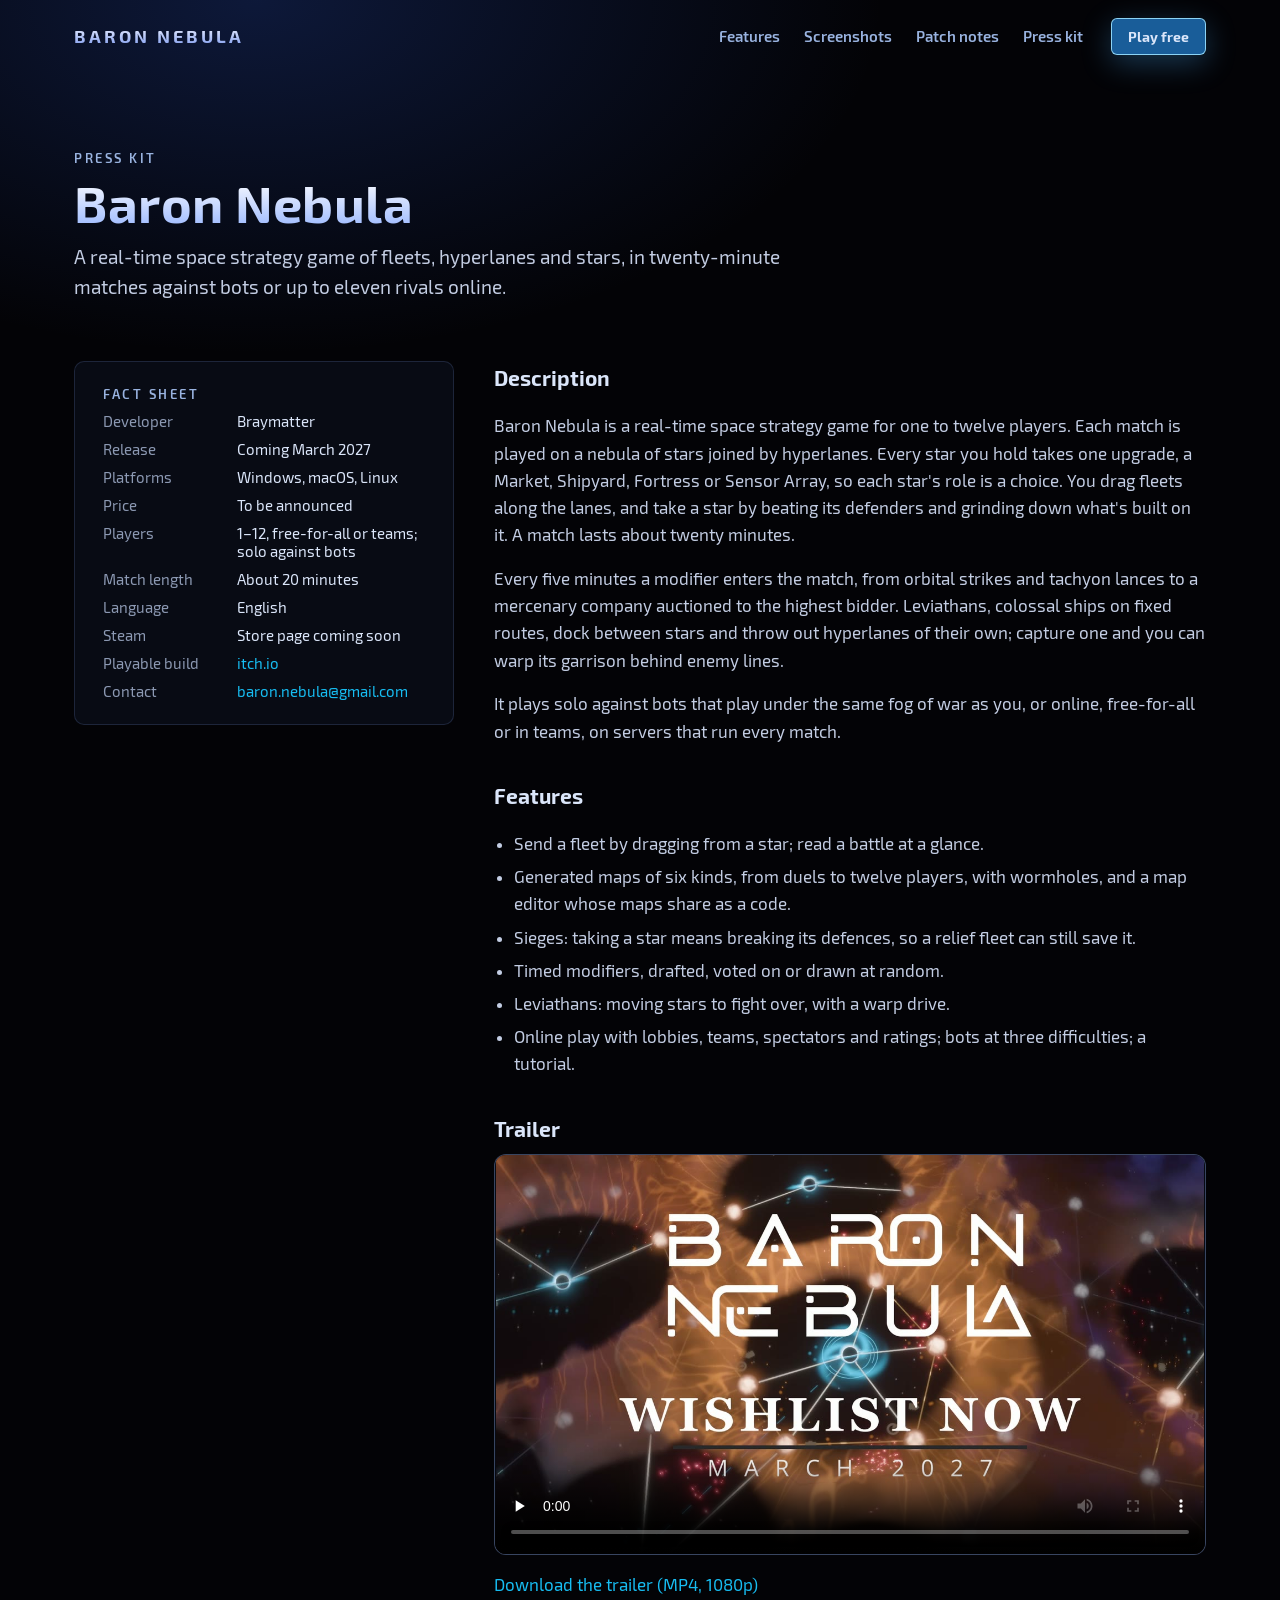
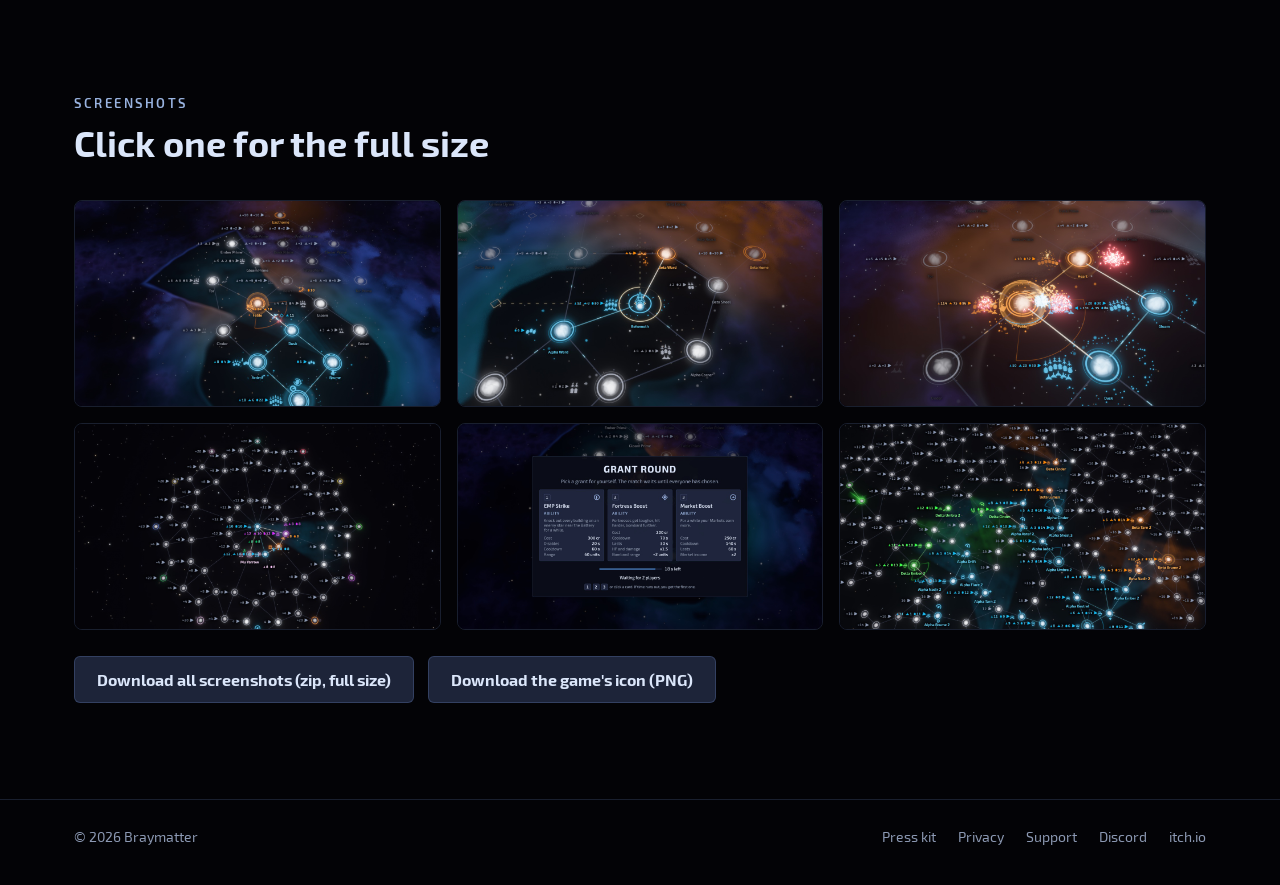
<file: press.html>
<!doctype html>
<html lang="en">
<head>
<meta charset="utf-8">
<meta name="viewport" content="width=device-width, initial-scale=1">
<title>Press kit · Baron Nebula</title>
<meta name="description" content="Fact sheet, description, screenshots and contact for Baron Nebula, a real-time space strategy game.">
<meta property="og:type" content="website">
<meta property="og:site_name" content="Baron Nebula">
<meta property="og:title" content="Press kit · Baron Nebula">
<meta property="og:description" content="Fact sheet, description, screenshots and contact for Baron Nebula, a real-time space strategy game.">
<meta property="og:image" content="https://baron-nebula.com/media/marketing_midgame.jpg">
<meta name="twitter:card" content="summary_large_image">
<link rel="icon" type="image/png" href="favicon.png">
<link rel="stylesheet" href="palette.css">
<link rel="stylesheet" href="style.css">
</head>
<body class="page-press">
<nav class="top"><div class="wrap">
    <a class="mark" href="index.html">BARON NEBULA</a>
    <div class="links">
        <a href="features.html">Features</a>
        <a href="press.html#screenshots">Screenshots</a>
        <a href="patch-notes.html">Patch notes</a>
        <a href="press.html">Press kit</a>
    </div>
    <a class="btn small primary" href="https://braymatter.itch.io/baron-nebula">Play free</a>
</div></nav>

<header class="page-head"><div class="wrap">
    <h2>Press kit</h2>
    <h1>Baron Nebula</h1>
    <p class="lede">A real-time space strategy game of fleets, hyperlanes and stars, in twenty-minute matches against bots or up to eleven rivals online.</p>
</div></header>

<section class="tight"><div class="wrap press">
    <aside class="panel facts">
        <h2>Fact sheet</h2>
        <dl>
            <dt>Developer</dt><dd>Braymatter</dd>
            <dt>Release</dt><dd>Coming March 2027</dd>
            <dt>Platforms</dt><dd>Windows, macOS, Linux</dd>
            <dt>Price</dt><dd>To be announced</dd>
            <dt>Players</dt><dd>1–12, free-for-all or teams; solo against bots</dd>
            <dt>Match length</dt><dd>About 20 minutes</dd>
            <dt>Language</dt><dd>English</dd>
            <dt>Steam</dt><dd>Store page coming soon</dd>
            <dt>Playable build</dt><dd><a href="https://braymatter.itch.io/baron-nebula">itch.io</a></dd>
            <dt>Contact</dt><dd><a href="mailto:baron.nebula@gmail.com">baron.nebula@gmail.com</a></dd>
        </dl>
    </aside>
    <div class="prose">
        <h3>Description</h3>
        <p>Baron Nebula is a real-time space strategy game for one to twelve players.
        Each match is played on a nebula of stars joined by hyperlanes.
        Every star you hold takes one upgrade, a Market, Shipyard, Fortress or Sensor Array, so each star's role is a choice.
        You drag fleets along the lanes, and take a star by beating its defenders and grinding down what's built on it.
        A match lasts about twenty minutes.</p>
        <p>Every five minutes a modifier enters the match, from orbital strikes and tachyon lances to a mercenary company auctioned to the highest bidder.
        Leviathans, colossal ships on fixed routes, dock between stars and throw out hyperlanes of their own; capture one and you can warp its garrison behind enemy lines.</p>
        <p>It plays solo against bots that play under the same fog of war as you, or online, free-for-all or in teams, on servers that run every match.</p>

        <h3>Features</h3>
        <ul>
            <li>Send a fleet by dragging from a star; read a battle at a glance.</li>
            <li>Generated maps of six kinds, from duels to twelve players, with wormholes, and a map editor whose maps share as a code.</li>
            <li>Sieges: taking a star means breaking its defences, so a relief fleet can still save it.</li>
            <li>Timed modifiers, drafted, voted on or drawn at random.</li>
            <li>Leviathans: moving stars to fight over, with a warp drive.</li>
            <li>Online play with lobbies, teams, spectators and ratings; bots at three difficulties; a tutorial.</li>
        </ul>

        <h3>Trailer</h3>
        <div class="trailer"><video class="trailer-video" src="media/baron-nebula-trailer.mp4" poster="media/baron-nebula-trailer.jpg" controls preload="none" playsinline></video></div>
        <p><a href="media/baron-nebula-trailer.mp4" download>Download the trailer (MP4, 1080p)</a></p>
    </div>
</div></section>

<section class="tight" id="screenshots"><div class="wrap">
    <h2>Screenshots</h2>
    <div class="h">Click one for the full size</div>
    <div class="gallery"><a href="media/marketing_midgame.jpg"><img src="media/thumb/marketing_midgame.jpg" alt="Midgame" loading="lazy"></a><a href="media/marketing_leviathan.jpg"><img src="media/thumb/marketing_leviathan.jpg" alt="Leviathan" loading="lazy"></a><a href="media/marketing_battle.jpg"><img src="media/thumb/marketing_battle.jpg" alt="Battle" loading="lazy"></a><a href="media/marketing_twelve_players.jpg"><img src="media/thumb/marketing_twelve_players.jpg" alt="Twelve players" loading="lazy"></a><a href="media/marketing_draft.jpg"><img src="media/thumb/marketing_draft.jpg" alt="Draft" loading="lazy"></a><a href="media/marketing_big_map.jpg"><img src="media/thumb/marketing_big_map.jpg" alt="Big map" loading="lazy"></a></div>
    <p class="downloads">
        <a class="btn" href="media/baron-nebula-screenshots.zip">Download all screenshots (zip, full size)</a>
        <a class="btn" href="media/icon.png">Download the game's icon (PNG)</a>
    </p>
</div></section>


<footer><div class="wrap">
    <div>© 2026 Braymatter</div>
    <div class="right">
        <a href="press.html">Press kit</a>
        <a href="privacy.html">Privacy</a>
        <a href="support.html">Support</a>
        <a href="https://discord.gg/vuvZMD9mRx">Discord</a>
        <a href="https://braymatter.itch.io/baron-nebula">itch.io</a>
    </div>
</div></footer>
</body>
</html>
</file>
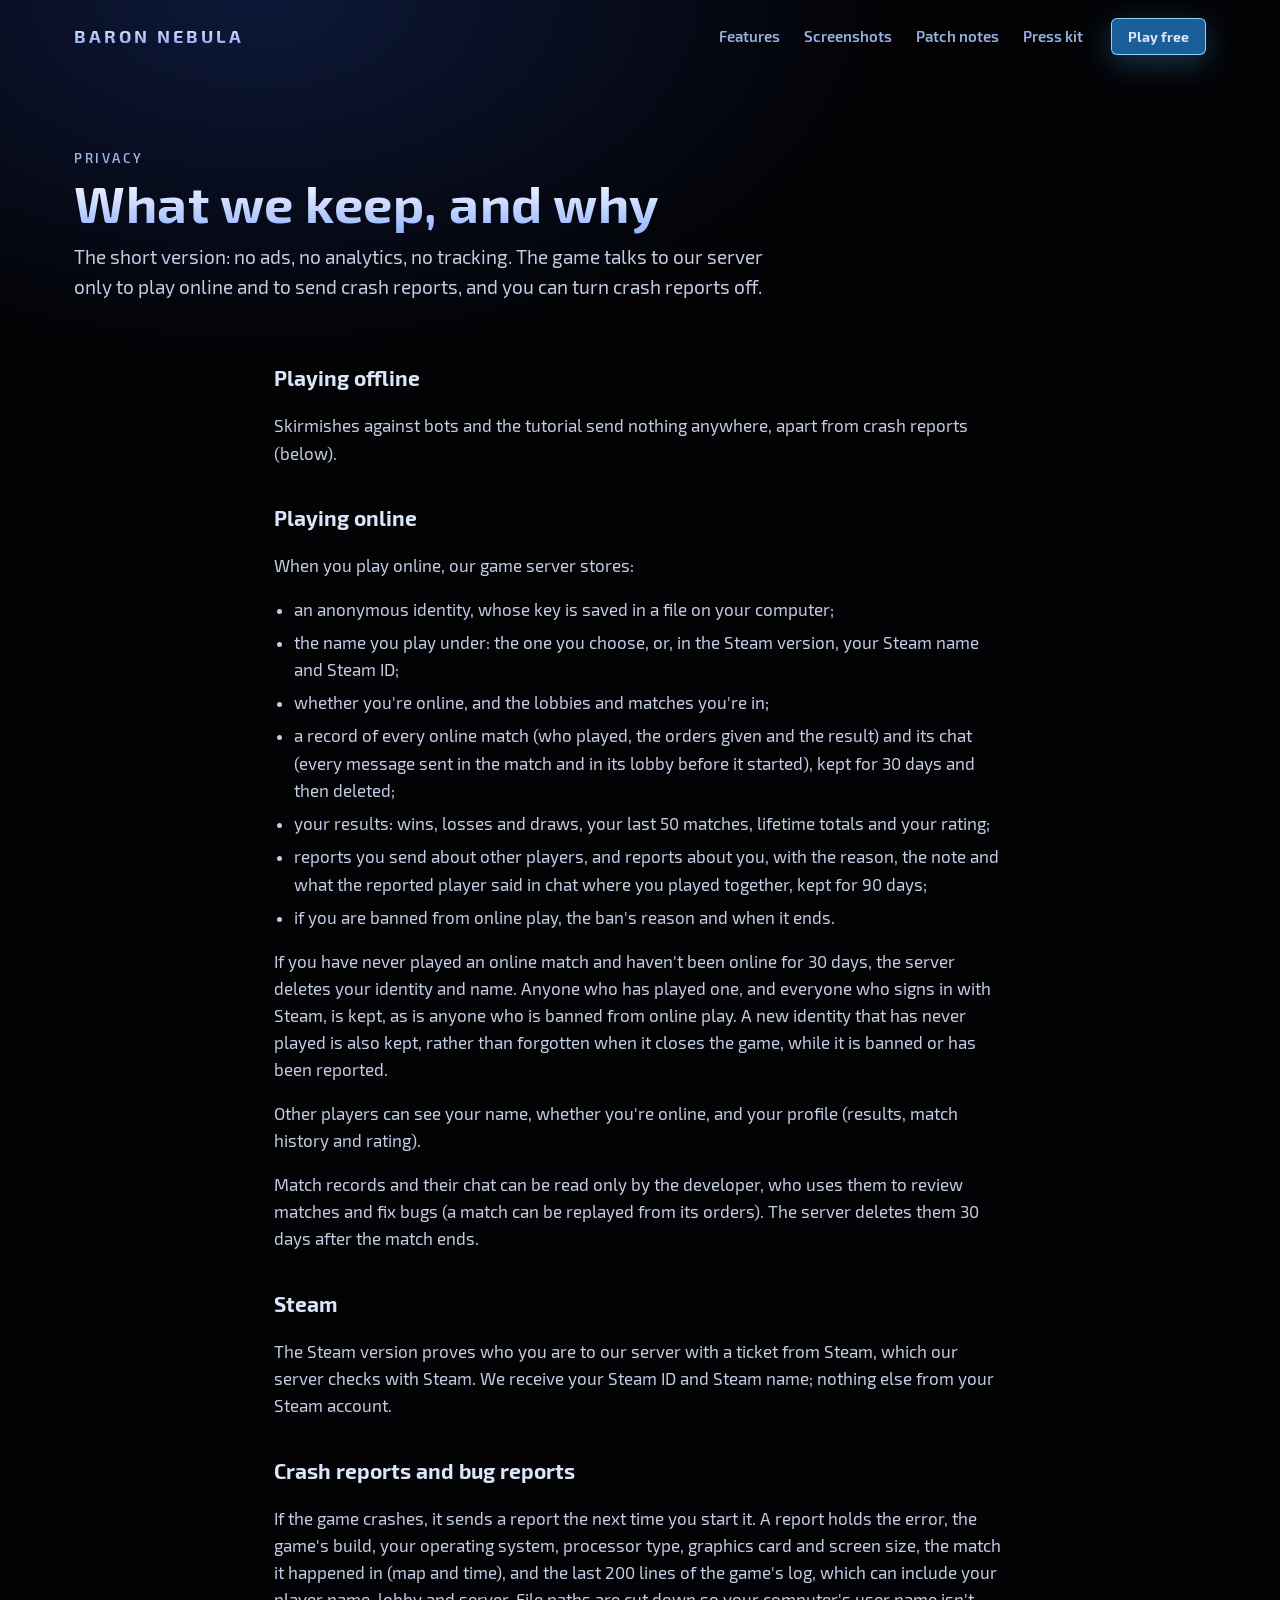
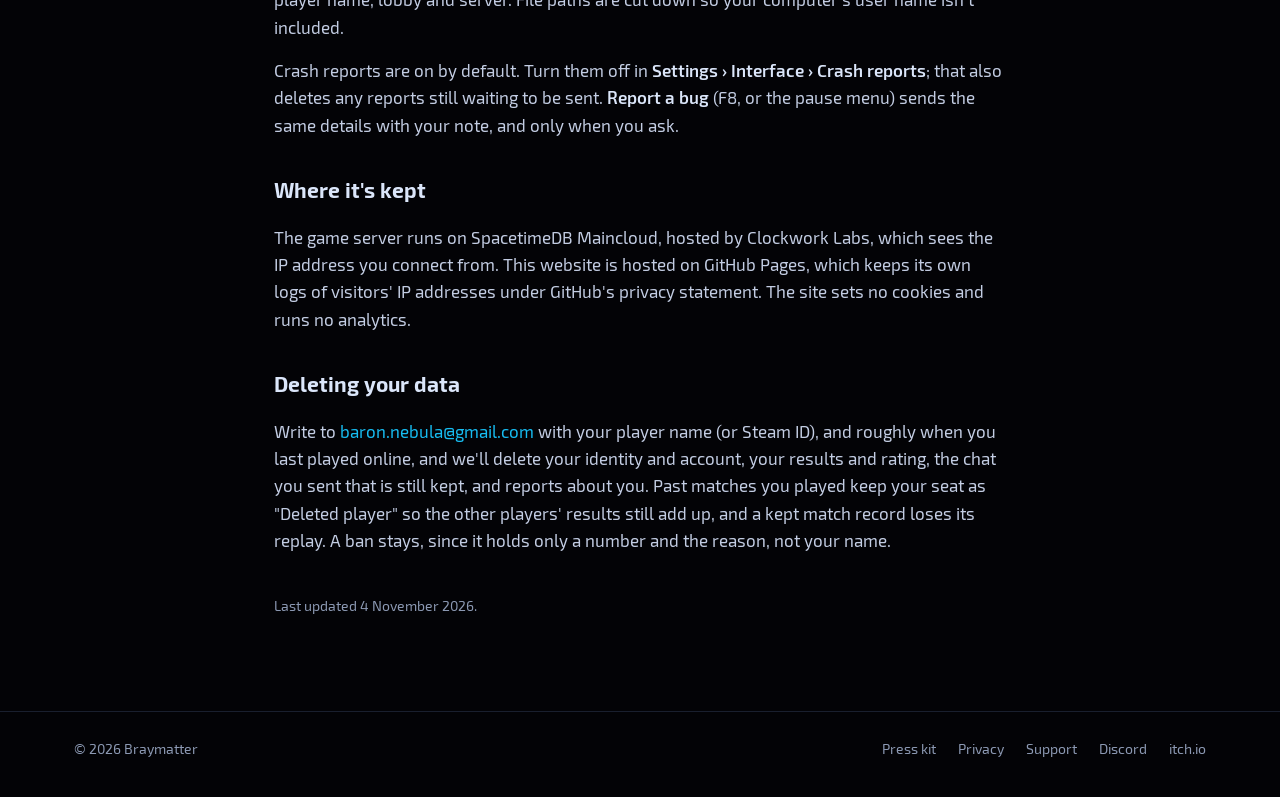
<file: privacy.html>
<!doctype html>
<html lang="en">
<head>
<meta charset="utf-8">
<meta name="viewport" content="width=device-width, initial-scale=1">
<title>Privacy · Baron Nebula</title>
<meta name="description" content="What Baron Nebula and its servers store about you, who can see it, and how to have it deleted.">
<meta property="og:type" content="website">
<meta property="og:site_name" content="Baron Nebula">
<meta property="og:title" content="Privacy · Baron Nebula">
<meta property="og:description" content="What Baron Nebula and its servers store about you, who can see it, and how to have it deleted.">
<meta property="og:image" content="https://baron-nebula.com/media/marketing_midgame.jpg">
<meta name="twitter:card" content="summary_large_image">
<link rel="icon" type="image/png" href="favicon.png">
<link rel="stylesheet" href="palette.css">
<link rel="stylesheet" href="style.css">
</head>
<body class="page-privacy">
<nav class="top"><div class="wrap">
    <a class="mark" href="index.html">BARON NEBULA</a>
    <div class="links">
        <a href="features.html">Features</a>
        <a href="press.html#screenshots">Screenshots</a>
        <a href="patch-notes.html">Patch notes</a>
        <a href="press.html">Press kit</a>
    </div>
    <a class="btn small primary" href="https://braymatter.itch.io/baron-nebula">Play free</a>
</div></nav>

<header class="page-head"><div class="wrap">
    <h2>Privacy</h2>
    <h1>What we keep, and why</h1>
    <p class="lede">The short version: no ads, no analytics, no tracking. The game talks to our server only to play online and to send crash reports, and you can turn crash reports off.</p>
</div></header>

<section class="tight"><div class="wrap narrow prose">
    <h3>Playing offline</h3>
    <p>Skirmishes against bots and the tutorial send nothing anywhere, apart from crash reports (below).</p>

    <h3>Playing online</h3>
    <p>When you play online, our game server stores:</p>
    <ul>
        <li>an anonymous identity, whose key is saved in a file on your computer;</li>
        <li>the name you play under: the one you choose, or, in the Steam version, your Steam name and Steam ID;</li>
        <li>whether you're online, and the lobbies and matches you're in;</li>
        <li>a record of every online match (who played, the orders given and the result) and its chat (every message sent in the match and in its lobby before it started), kept for 30 days and then deleted;</li>
        <li>your results: wins, losses and draws, your last 50 matches, lifetime totals and your rating;</li>
        <li>reports you send about other players, and reports about you, with the reason, the note and what the reported player said in chat where you played together, kept for 90 days;</li>
        <li>if you are banned from online play, the ban's reason and when it ends.</li>
    </ul>
    <p>If you have never played an online match and haven't been online for 30 days, the server deletes your identity and name.
    Anyone who has played one, and everyone who signs in with Steam, is kept, as is anyone who is banned from online play.
    A new identity that has never played is also kept, rather than forgotten when it closes the game, while it is banned or has been reported.</p>
    <p>Other players can see your name, whether you're online, and your profile (results, match history and rating).</p>
    <p>Match records and their chat can be read only by the developer, who uses them to review matches and fix bugs (a match can be replayed from its orders).
    The server deletes them 30 days after the match ends.</p>

    <h3>Steam</h3>
    <p>The Steam version proves who you are to our server with a ticket from Steam, which our server checks with Steam.
    We receive your Steam ID and Steam name; nothing else from your Steam account.</p>

    <h3>Crash reports and bug reports</h3>
    <p>If the game crashes, it sends a report the next time you start it.
    A report holds the error, the game's build, your operating system, processor type, graphics card and screen size, the match it happened in (map and time), and the last 200 lines of the game's log, which can include your player name, lobby and server.
    File paths are cut down so your computer's user name isn't included.</p>
    <p>Crash reports are on by default.
    Turn them off in <b>Settings › Interface › Crash reports</b>; that also deletes any reports still waiting to be sent.
    <b>Report a bug</b> (F8, or the pause menu) sends the same details with your note, and only when you ask.</p>

    <h3>Where it's kept</h3>
    <p>The game server runs on SpacetimeDB Maincloud, hosted by Clockwork Labs, which sees the IP address you connect from.
    This website is hosted on GitHub Pages, which keeps its own logs of visitors' IP addresses under GitHub's privacy statement.
    The site sets no cookies and runs no analytics.</p>

    <h3>Deleting your data</h3>
    <p>Write to <a href="mailto:baron.nebula@gmail.com">baron.nebula@gmail.com</a> with your player name (or Steam ID), and roughly when you last played online, and we'll delete your identity and account, your results and rating, the chat you sent that is still kept, and reports about you.
    Past matches you played keep your seat as "Deleted player" so the other players' results still add up, and a kept match record loses its replay.
    A ban stays, since it holds only a number and the reason, not your name.</p>

    <p class="updated">Last updated 4 November 2026.</p>
</div></section>


<footer><div class="wrap">
    <div>© 2026 Braymatter</div>
    <div class="right">
        <a href="press.html">Press kit</a>
        <a href="privacy.html">Privacy</a>
        <a href="support.html">Support</a>
        <a href="https://discord.gg/vuvZMD9mRx">Discord</a>
        <a href="https://braymatter.itch.io/baron-nebula">itch.io</a>
    </div>
</div></footer>
</body>
</html>
</file>
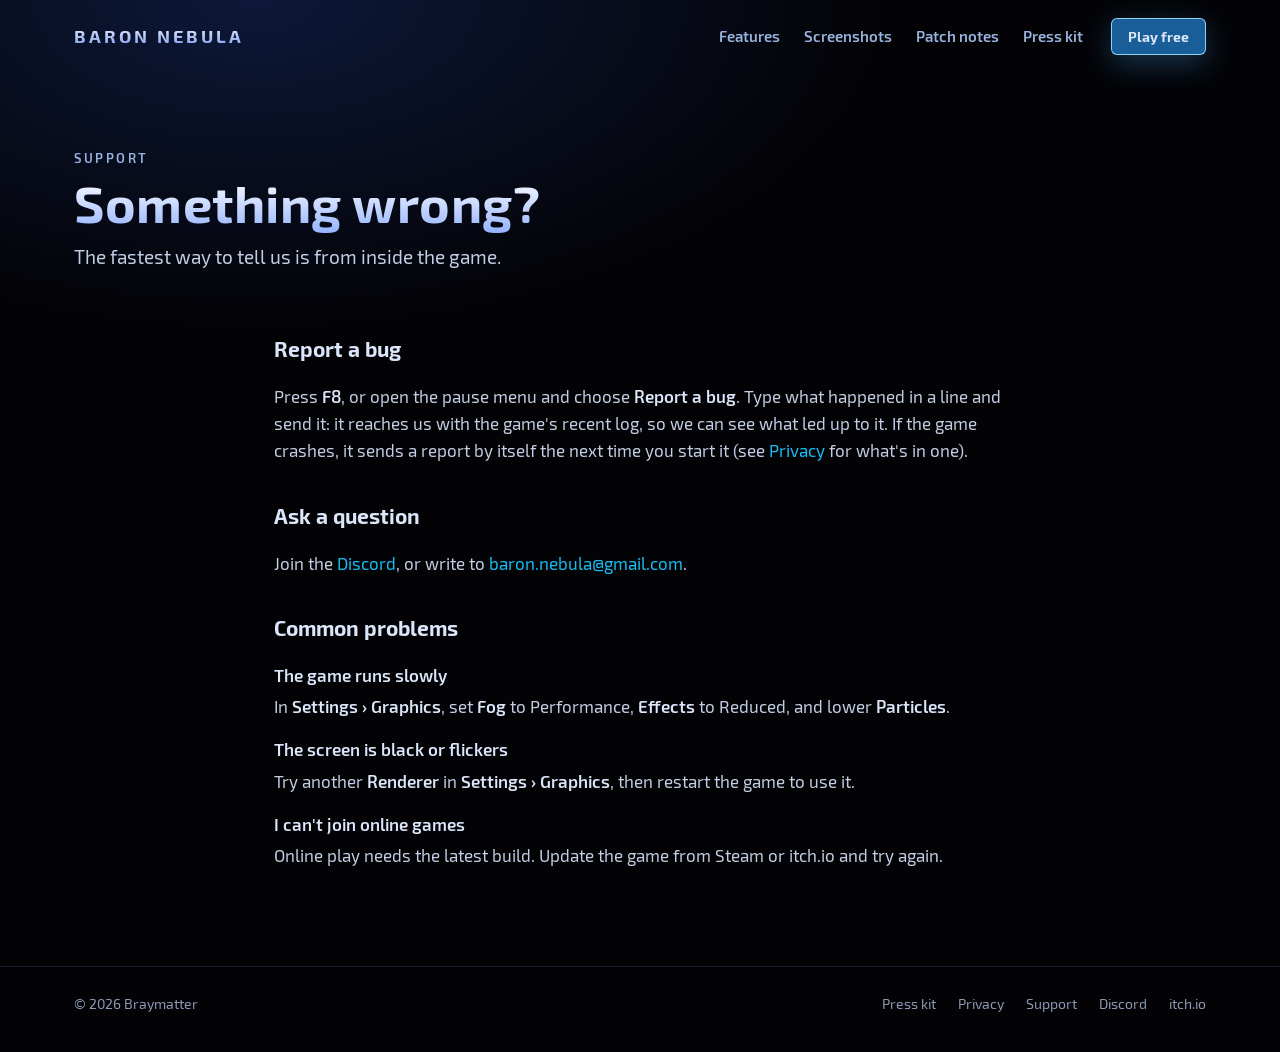
<file: support.html>
<!doctype html>
<html lang="en">
<head>
<meta charset="utf-8">
<meta name="viewport" content="width=device-width, initial-scale=1">
<title>Support · Baron Nebula</title>
<meta name="description" content="Report a bug, get help with Baron Nebula, and fixes for common problems.">
<meta property="og:type" content="website">
<meta property="og:site_name" content="Baron Nebula">
<meta property="og:title" content="Support · Baron Nebula">
<meta property="og:description" content="Report a bug, get help with Baron Nebula, and fixes for common problems.">
<meta property="og:image" content="https://baron-nebula.com/media/marketing_midgame.jpg">
<meta name="twitter:card" content="summary_large_image">
<link rel="icon" type="image/png" href="favicon.png">
<link rel="stylesheet" href="palette.css">
<link rel="stylesheet" href="style.css">
</head>
<body class="page-support">
<nav class="top"><div class="wrap">
    <a class="mark" href="index.html">BARON NEBULA</a>
    <div class="links">
        <a href="features.html">Features</a>
        <a href="press.html#screenshots">Screenshots</a>
        <a href="patch-notes.html">Patch notes</a>
        <a href="press.html">Press kit</a>
    </div>
    <a class="btn small primary" href="https://braymatter.itch.io/baron-nebula">Play free</a>
</div></nav>

<header class="page-head"><div class="wrap">
    <h2>Support</h2>
    <h1>Something wrong?</h1>
    <p class="lede">The fastest way to tell us is from inside the game.</p>
</div></header>

<section class="tight"><div class="wrap narrow prose">
    <h3>Report a bug</h3>
    <p>Press <b>F8</b>, or open the pause menu and choose <b>Report a bug</b>.
    Type what happened in a line and send it: it reaches us with the game's recent log, so we can see what led up to it.
    If the game crashes, it sends a report by itself the next time you start it (see <a href="privacy.html">Privacy</a> for what's in one).</p>

    <h3>Ask a question</h3>
    <p>Join the <a href="https://discord.gg/vuvZMD9mRx">Discord</a>, or write to <a href="mailto:baron.nebula@gmail.com">baron.nebula@gmail.com</a>.</p>

    <h3>Common problems</h3>
    <dl class="faq">
        <dt>The game runs slowly</dt>
        <dd>In <b>Settings › Graphics</b>, set <b>Fog</b> to Performance, <b>Effects</b> to Reduced, and lower <b>Particles</b>.</dd>
        <dt>The screen is black or flickers</dt>
        <dd>Try another <b>Renderer</b> in <b>Settings › Graphics</b>, then restart the game to use it.</dd>
        <dt>I can't join online games</dt>
        <dd>Online play needs the latest build. Update the game from Steam or itch.io and try again.</dd>
    </dl>
</div></section>


<footer><div class="wrap">
    <div>© 2026 Braymatter</div>
    <div class="right">
        <a href="press.html">Press kit</a>
        <a href="privacy.html">Privacy</a>
        <a href="support.html">Support</a>
        <a href="https://discord.gg/vuvZMD9mRx">Discord</a>
        <a href="https://braymatter.itch.io/baron-nebula">itch.io</a>
    </div>
</div></footer>
</body>
</html>
</file>
<file: palette.css>
/* Generated by scripts/site.ts from crates/nebula_client/src/palette.rs: don't edit. */
:root {
    --space: rgb(3, 3, 6);
    --neutral: rgb(140, 145, 158);
    --panel: rgba(10, 13, 23, 0.88);
    --panel-solid: rgba(10, 13, 23, 0.97);
    --panel-opaque: rgb(10, 13, 23);
    --tooltip: rgb(13, 15, 28);
    --tooltip-edge: rgba(158, 204, 255, 0.45);
    --panel-edge: rgba(140, 173, 255, 0.16);
    --panel-edge-top: rgba(158, 194, 255, 0.32);
    --panel-shadow: rgba(0, 0, 0, 0.45);
    --rule: rgba(140, 173, 255, 0.14);
    --header: rgb(153, 179, 224);
    --dimmer: rgba(0, 0, 5, 0.6);
    --button: rgba(31, 38, 61, 0.95);
    --button-hover: rgba(48, 61, 94, 0.97);
    --button-edge: rgba(140, 173, 255, 0.2);
    --button-edge-hover: rgba(158, 204, 255, 0.7);
    --button-active: rgba(43, 77, 117, 0.95);
    --button-active-hover: rgba(56, 97, 143, 0.97);
    --button-active-edge: rgba(128, 204, 255, 0.6);
    --button-lit: rgba(26, 102, 168, 1);
    --button-lit-hover: rgba(33, 115, 184, 1);
    --button-lit-edge: rgb(199, 237, 255);
    --button-primary: rgba(26, 97, 158, 0.97);
    --button-primary-hover: rgba(31, 105, 168, 1);
    --button-primary-edge: rgba(153, 224, 255, 0.9);
    --button-primary-edge-hover: rgb(209, 242, 255);
    --button-primary-glow: rgba(77, 179, 255, 0.3);
    --button-pressed: rgba(26, 51, 82, 1);
    --button-disabled: rgba(23, 26, 36, 0.9);
    --button-disabled-hover: rgba(31, 33, 46, 0.92);
    --button-disabled-edge: rgba(140, 173, 255, 0.08);
    --button-fill: rgba(77, 140, 209, 0.22);
    --progress-fill: rgba(77, 140, 209, 0.42);
    --progress-edge: rgba(77, 140, 209, 0.35);
    --hover-tint: rgba(48, 61, 94, 0.5);
    --meter-track: rgba(31, 38, 61, 0.95);
    --meter-fill: rgb(77, 140, 209);
    --text: rgb(219, 230, 250);
    --text-dim: rgb(140, 153, 179);
    --text-off: rgba(140, 153, 179, 0.38);
    --highlight: rgb(255, 209, 77);
    --contested: rgb(255, 237, 209);
    --player-title: rgb(219, 199, 148);
    --inset: rgba(0, 0, 8, 0.55);
    --preview-lane: rgba(115, 140, 199, 0.6);
    --preview-wormhole: rgba(89, 217, 242, 0.85);
    --preview-wormhole-halo: rgba(89, 217, 242, 0.3);
    --preview-leviathan: rgba(235, 219, 179, 0.95);
    --preview-leviathan-route: rgba(235, 219, 179, 0.8);
    --preview-berth-lane: rgba(235, 219, 179, 0.3);
    --preview-farcaster: rgba(255, 107, 217, 0.9);
    --emp: rgb(140, 255, 242);
    --queue-ranked: rgb(255, 153, 64);
    --queue-unranked: rgb(107, 219, 128);
    --queue-custom: rgb(184, 133, 255);
    --search-plate: rgb(158, 224, 255);
    --search-glow: rgba(77, 179, 255, 0.6);
    --search-core: rgb(217, 245, 255);
    --search-orbit: rgba(140, 173, 255, 0.16);
    --alien-glyph: rgb(115, 242, 204);
    --release-heading: rgb(128, 199, 255);
    --ping-request: rgb(89, 209, 255);
    --core-fogged: rgb(77, 77, 89);
    --glyph-building: rgb(89, 97, 115);
    --glyph-fogged: rgb(64, 64, 77);
    --drag-arrow: rgb(255, 255, 255);
    --route-preview: rgb(153, 255, 255);
    --route-awaited: rgb(77, 255, 153);
    --hover-ring: rgb(179, 191, 242);
    --selected-ring: rgb(255, 255, 255);
    --aim-strike: rgb(255, 230, 77);
    --aim-beam: rgb(255, 102, 102);
    --aim-line: rgb(153, 255, 255);
    --aim-wormhole: rgb(255, 204, 255);
    --aim-brake: rgb(255, 255, 77);
    --aim-sensor: rgb(128, 255, 255);
    --aim-out-of-range: rgb(204, 102, 102);
    --aim-target: rgb(255, 255, 255);
    --beam-charging: rgb(255, 77, 77);
    --player-1: rgb(23, 189, 242);
    --player-2: rgb(255, 140, 5);
    --player-3: rgb(217, 48, 255);
    --player-4: rgb(64, 255, 79);
    --player-5: rgb(255, 224, 41);
    --player-6: rgb(255, 48, 92);
    --player-7: rgb(99, 255, 237);
    --player-8: rgb(207, 135, 196);
    --player-9: rgb(148, 122, 33);
    --player-10: rgb(79, 117, 224);
    --player-11: rgb(10, 189, 102);
    --player-12: rgb(255, 201, 255);
}
</file>
<file: style.css>
/* The site's look. Colours are the game's: palette.css is generated from
   crates/nebula_client/src/palette.rs by scripts/site.ts, so only site-only values live here. */

@font-face { font-family: Exo; src: url(fonts/Exo2-Regular.ttf); font-weight: 400; font-display: swap; }
@font-face { font-family: Exo; src: url(fonts/Exo2-SemiBold.ttf); font-weight: 600; font-display: swap; }
@font-face { font-family: Exo; src: url(fonts/Exo2-Bold.ttf); font-weight: 700; font-display: swap; }

:root {
    --lede: #c3cde3;
    --radius: 10px;
    --you: var(--player-1);
    --rival: var(--player-2);
}

* { box-sizing: border-box; }
html, body { margin: 0; background: var(--space); color: var(--text); font-family: Exo, system-ui, sans-serif; }
body { min-height: 100vh; display: flex; flex-direction: column; }
body > footer { margin-top: auto; }
a { color: inherit; text-decoration: none; }
p a, dd a, .prose a { color: var(--you); }
p a:hover, dd a:hover, .prose a:hover { text-decoration: underline; }
img { max-width: 100%; }
.wrap { max-width: 1180px; margin: 0 auto; padding: 0 24px; }
.wrap.narrow { max-width: 780px; }

/* Navigation */
nav.top { position: absolute; top: 0; left: 0; right: 0; z-index: 3; }
nav.top .wrap { display: flex; align-items: center; gap: 28px; height: 72px; }
.mark { font-weight: 700; letter-spacing: 3px; font-size: 18px;
        background: linear-gradient(#f2f5ff, #7f9cf0); -webkit-background-clip: text; background-clip: text; color: transparent; }
nav.top .links { display: flex; gap: 24px; margin-left: auto; font-size: 15px; color: var(--header); font-weight: 600; }
nav.top .links a:hover { color: var(--text); }

/* Buttons, after the game's (ui.rs) */
.btn { display: inline-flex; align-items: center; gap: 10px; padding: 13px 22px; border-radius: 6px;
       font-weight: 700; font-size: 16px; border: 1px solid var(--button-edge); background: var(--button); color: var(--text); }
.btn:hover { background: var(--button-hover); border-color: var(--button-edge-hover); }
.btn.primary { background: var(--button-primary); border-color: var(--button-primary-edge);
               box-shadow: 0 8px 30px var(--button-primary-glow); }
.btn.primary:hover { background: var(--button-primary-hover); border-color: var(--button-primary-edge-hover); }
.btn.small { padding: 9px 16px; font-size: 14px; }
.steam { width: 18px; height: 18px; border-radius: 50%; background: #fff; display: inline-block; position: relative; flex: none; }
.steam::after { content: ""; position: absolute; inset: 5px; border-radius: 50%; background: var(--button-primary); }

/* Landing hero */
.hero { position: relative; height: 760px; overflow: hidden; }
.hero > img { position: absolute; inset: 0; width: 100%; height: 100%; object-fit: cover; object-position: 50% 62%; transform: scale(1.18); }
.hero::after { content: ""; position: absolute; inset: 0;
    background: linear-gradient(90deg, rgba(3,3,8,.94) 0%, rgba(3,3,8,.72) 38%, rgba(3,3,8,.05) 70%),
                linear-gradient(0deg, var(--space) 0%, rgba(3,3,8,0) 30%),
                linear-gradient(180deg, rgba(3,3,8,.9) 0%, rgba(3,3,8,0) 22%); }
.hero .copy { position: relative; z-index: 2; padding-top: 200px; max-width: 580px; }
.kicker, h2 { font-size: 13px; letter-spacing: 2.5px; text-transform: uppercase; font-weight: 600; margin: 0 0 10px; }
.kicker { color: var(--highlight); }
h2 { color: var(--header); }
h1 { font-size: 64px; line-height: 1.02; margin: 14px 0 18px; font-weight: 700; letter-spacing: .5px; }
h1 span, .page-head h1 { padding-bottom: .14em; background: linear-gradient(#ffffff, #8fb0ff); -webkit-background-clip: text; background-clip: text; color: transparent; }
.lede { font-size: 19px; line-height: 1.55; color: var(--lede); margin: 0 0 30px; }
.ctas { display: flex; gap: 14px; flex-wrap: wrap; }
.meta { margin-top: 22px; font-size: 14px; color: var(--text-dim); }
.meta b { color: var(--header); font-weight: 600; }
.meta a { color: var(--header); text-decoration: underline; text-decoration-color: var(--panel-edge-top); }

/* Inner page heading */
.page-head { padding: 150px 0 30px; background: radial-gradient(70% 140% at 20% 0%, rgba(40, 80, 190, .28), transparent 70%); }
.page-head h1 { font-size: 52px; margin: 6px 0 6px; }
.page-head .lede { max-width: 720px; }
.page-head.lost { padding-bottom: 120px; }

section { padding: 80px 0; }
section.tight { padding: 0 0 80px; }
.h { font-size: 36px; font-weight: 700; margin: 0 0 36px; }

/* Panels */
.panel { background: var(--panel); border: 1px solid var(--panel-edge); border-radius: var(--radius); padding: 24px 28px; }

/* The landing page's beats: a clip and its line side by side, sides alternating */
.beats { display: grid; gap: 64px; }
.beat { display: grid; grid-template-columns: 3fr 2fr; gap: 44px; align-items: center; }
.beat > * { min-width: 0; }
.beat:nth-child(even) .frame { order: 2; }
.beat .frame { aspect-ratio: 16 / 9; border-radius: var(--radius); overflow: hidden;
               border: 1px solid var(--panel-edge); background: var(--panel); }
.clip { display: block; width: 100%; height: 100%; object-fit: cover; }
.beat .n { color: var(--highlight); font-size: 13px; font-weight: 600; letter-spacing: 2.5px; margin-bottom: 8px; }
.beat h3 { margin: 0 0 12px; font-size: 32px; line-height: 1.1; }
.beat p { margin: 0; color: var(--lede); line-height: 1.55; font-size: 17px; }

.more-link { margin: 48px 0 0; text-align: center; }
.more-link a { color: var(--you); font-weight: 600; font-size: 17px; }
.more-link a:hover { text-decoration: underline; }

.trailer { border-radius: 12px; overflow: hidden; border: 1px solid var(--panel-edge-top); aspect-ratio: 16 / 9; background: var(--panel); }
.trailer-video { display: block; width: 100%; height: 100%; }

/* The Features page: sections of cards, each a clip over its kind, heading and copy */
.jump { display: flex; gap: 10px; flex-wrap: wrap; margin-top: 26px; }
.jump a { padding: 8px 16px; border-radius: 999px; border: 1px solid var(--button-edge); background: var(--button);
          font-weight: 600; font-size: 14px; color: var(--header); }
.jump a:hover { background: var(--button-hover); border-color: var(--button-edge-hover); color: var(--text); }
section.group { padding: 70px 0 10px; scroll-margin-top: 20px; }
.group .h { margin-bottom: 12px; }
.group-lede { color: var(--lede); font-size: 17px; line-height: 1.55; max-width: 720px; margin: 0 0 36px; }
.features { display: grid; grid-template-columns: repeat(2, minmax(0, 1fr)); gap: 48px 36px; }
.feature { margin: 0; scroll-margin-top: 20px; }
.feature .frame { aspect-ratio: 16 / 9; border-radius: var(--radius); overflow: hidden;
                  border: 1px solid var(--panel-edge); background: var(--panel); margin-bottom: 18px; }
.feature .tag { color: var(--highlight); font-size: 12px; font-weight: 600; letter-spacing: 2px; text-transform: uppercase; margin-bottom: 6px; }
.feature h3 { margin: 0 0 10px; font-size: 24px; line-height: 1.15; }
.feature p { margin: 0; color: var(--lede); line-height: 1.55; font-size: 16px; }

.split { display: grid; grid-template-columns: 1.3fr 1fr; gap: 28px; align-items: start; }
.facts dl { display: grid; grid-template-columns: 120px 1fr; gap: 10px 14px; margin: 0; font-size: 15px; }
.facts dt { color: var(--text-dim); }
.facts dd { margin: 0; }
.notes a.more { display: inline-block; margin-top: 4px; color: var(--you); font-weight: 600; font-size: 14px; }

/* Patch notes (also the landing page's latest update) */
.release { margin-bottom: 34px; }
.release h3 { margin: 0 0 2px; font-size: 22px; }
.release .build { color: var(--text-dim); font-size: 13px; margin-bottom: 12px; font-variant-numeric: tabular-nums; }
.release ul { margin: 0; padding-left: 20px; color: var(--lede); line-height: 1.6; font-size: 15.5px; }
.release li { margin-bottom: 8px; }
.notes .release { margin-bottom: 8px; }
.notes .release h3 { font-size: 18px; }
.notes .release ul { font-size: 15px; }
code { font-size: .92em; background: var(--button); border: 1px solid var(--panel-edge); border-radius: 4px; padding: 0 4px; }

/* Long-form pages */
.prose { line-height: 1.65; font-size: 16.5px; color: var(--lede); }
.prose h3 { color: var(--text); font-size: 21px; margin: 34px 0 8px; }
.prose h3:first-child { margin-top: 0; }
.prose b { color: var(--text); font-weight: 600; }
.prose ul { padding-left: 20px; }
.prose li { margin-bottom: 6px; }
.faq dt { color: var(--text); font-weight: 600; margin-top: 16px; }
.faq dd { margin: 4px 0 0; }
.updated { color: var(--text-dim); font-size: 14px; margin-top: 40px; }
.todo { color: var(--highlight); border-bottom: 1px dashed var(--highlight); }

/* Press kit */
.press { display: grid; grid-template-columns: 380px 1fr; gap: 40px; align-items: start; }
.press .prose h3:first-child { margin-top: 0; }
.gallery { display: grid; grid-template-columns: repeat(auto-fill, minmax(320px, 1fr)); gap: 16px; }
.gallery a { display: block; border-radius: 8px; overflow: hidden; border: 1px solid var(--panel-edge); }
.gallery a:hover { border-color: var(--panel-edge-top); }
.gallery img { display: block; width: 100%; aspect-ratio: 16 / 9; object-fit: cover; }
.downloads { display: flex; gap: 14px; flex-wrap: wrap; margin-top: 26px; }

.cta-band { text-align: center; padding: 90px 0 100px; background: radial-gradient(60% 120% at 50% 100%, rgba(40, 90, 200, .25), transparent); }
.cta-band .h { margin-bottom: 14px; }
.cta-band p { color: var(--text-dim); margin: 0 0 28px; font-size: 17px; }

footer { border-top: 1px solid var(--panel-edge); padding: 28px 0 40px; color: var(--text-dim); font-size: 14px; }
footer .wrap { display: flex; gap: 24px; flex-wrap: wrap; }
footer .right { margin-left: auto; display: flex; gap: 22px; flex-wrap: wrap; }
footer a:hover { color: var(--text); }

@media (max-width: 860px) {
    nav.top .links { display: none; }
    nav.top .wrap { justify-content: space-between; }
    h1 { font-size: 42px; }
    .page-head h1 { font-size: 38px; }
    .hero { height: auto; min-height: 640px; padding-bottom: 60px; }
    .hero .copy { padding-top: 130px; }
    .beat, .split, .press { grid-template-columns: 1fr; }
    .beats { gap: 44px; }
    .beat { gap: 18px; }
    .beat:nth-child(even) .frame { order: 0; }
    .beat h3 { font-size: 26px; }
    .gallery { grid-template-columns: 1fr; }
    .features { grid-template-columns: 1fr; gap: 40px; }
    section.group { padding-top: 50px; }
    .feature h3 { font-size: 22px; }
}
</file>
